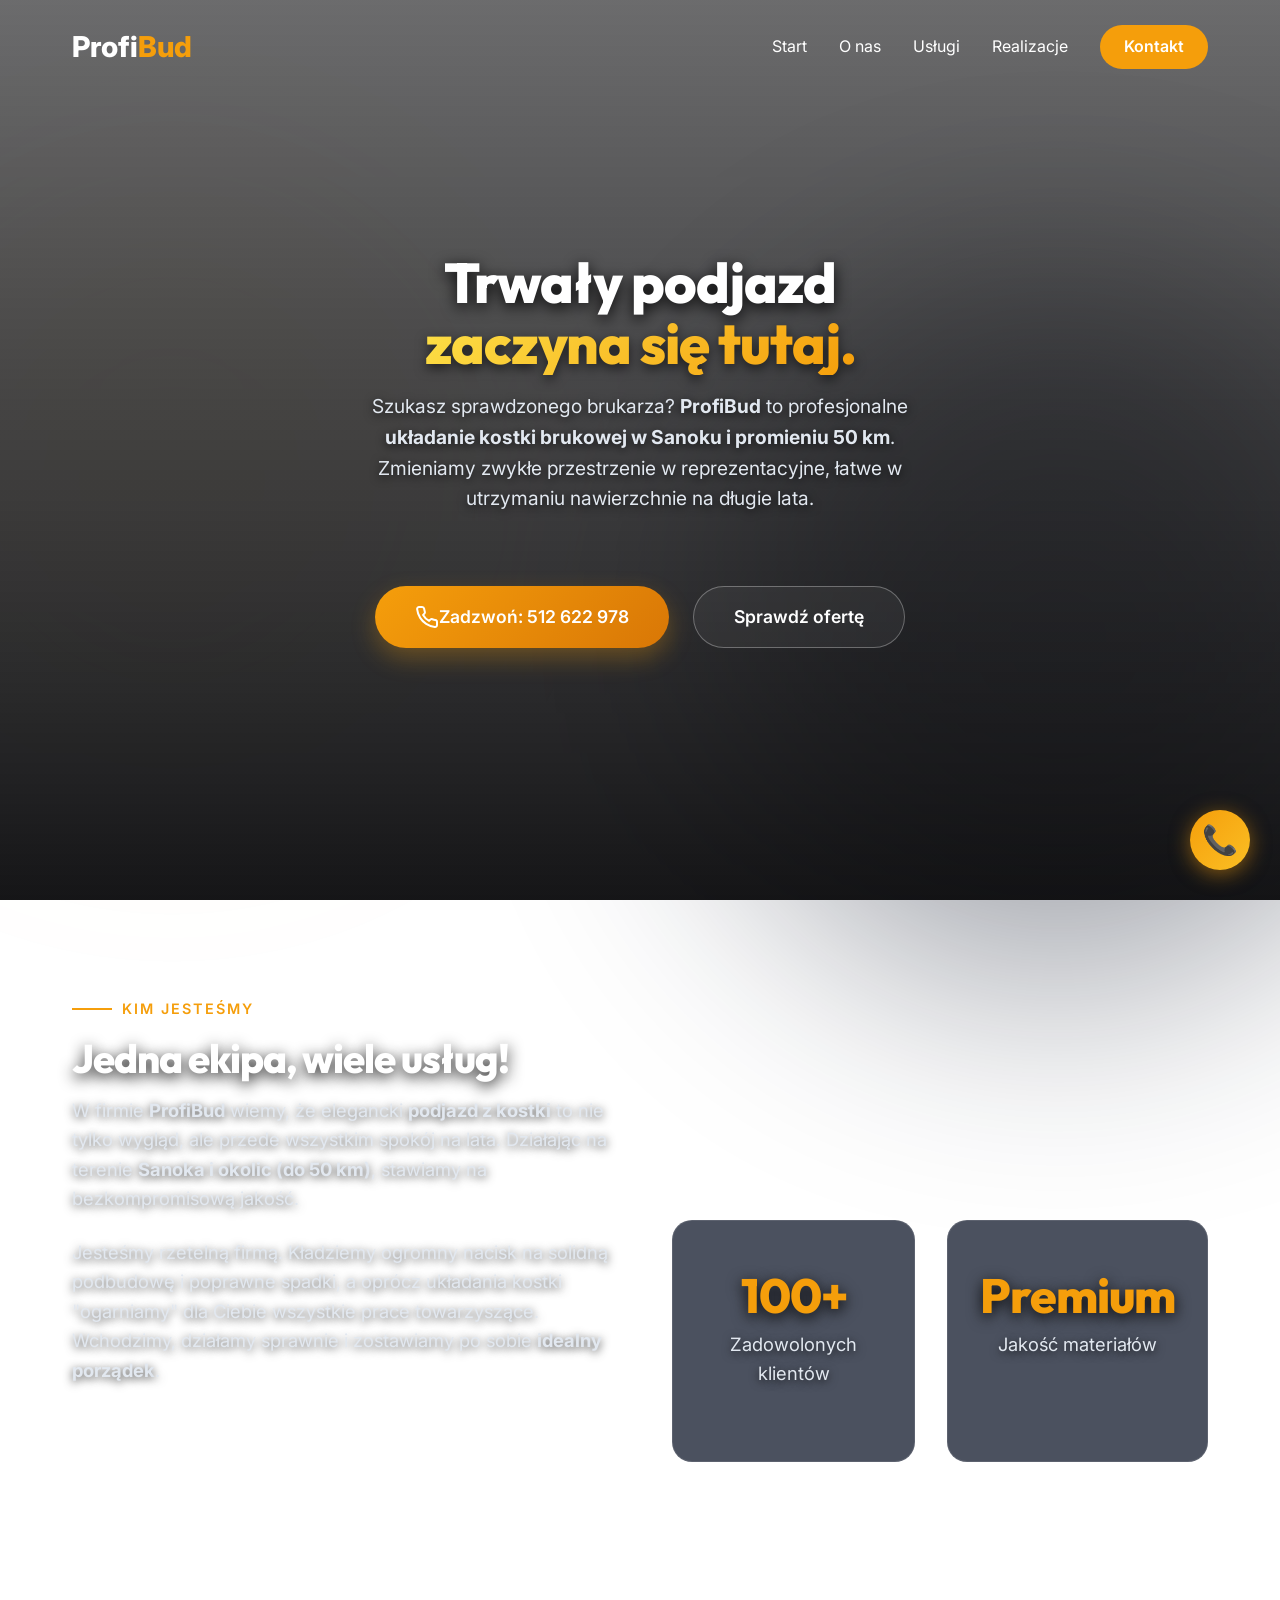
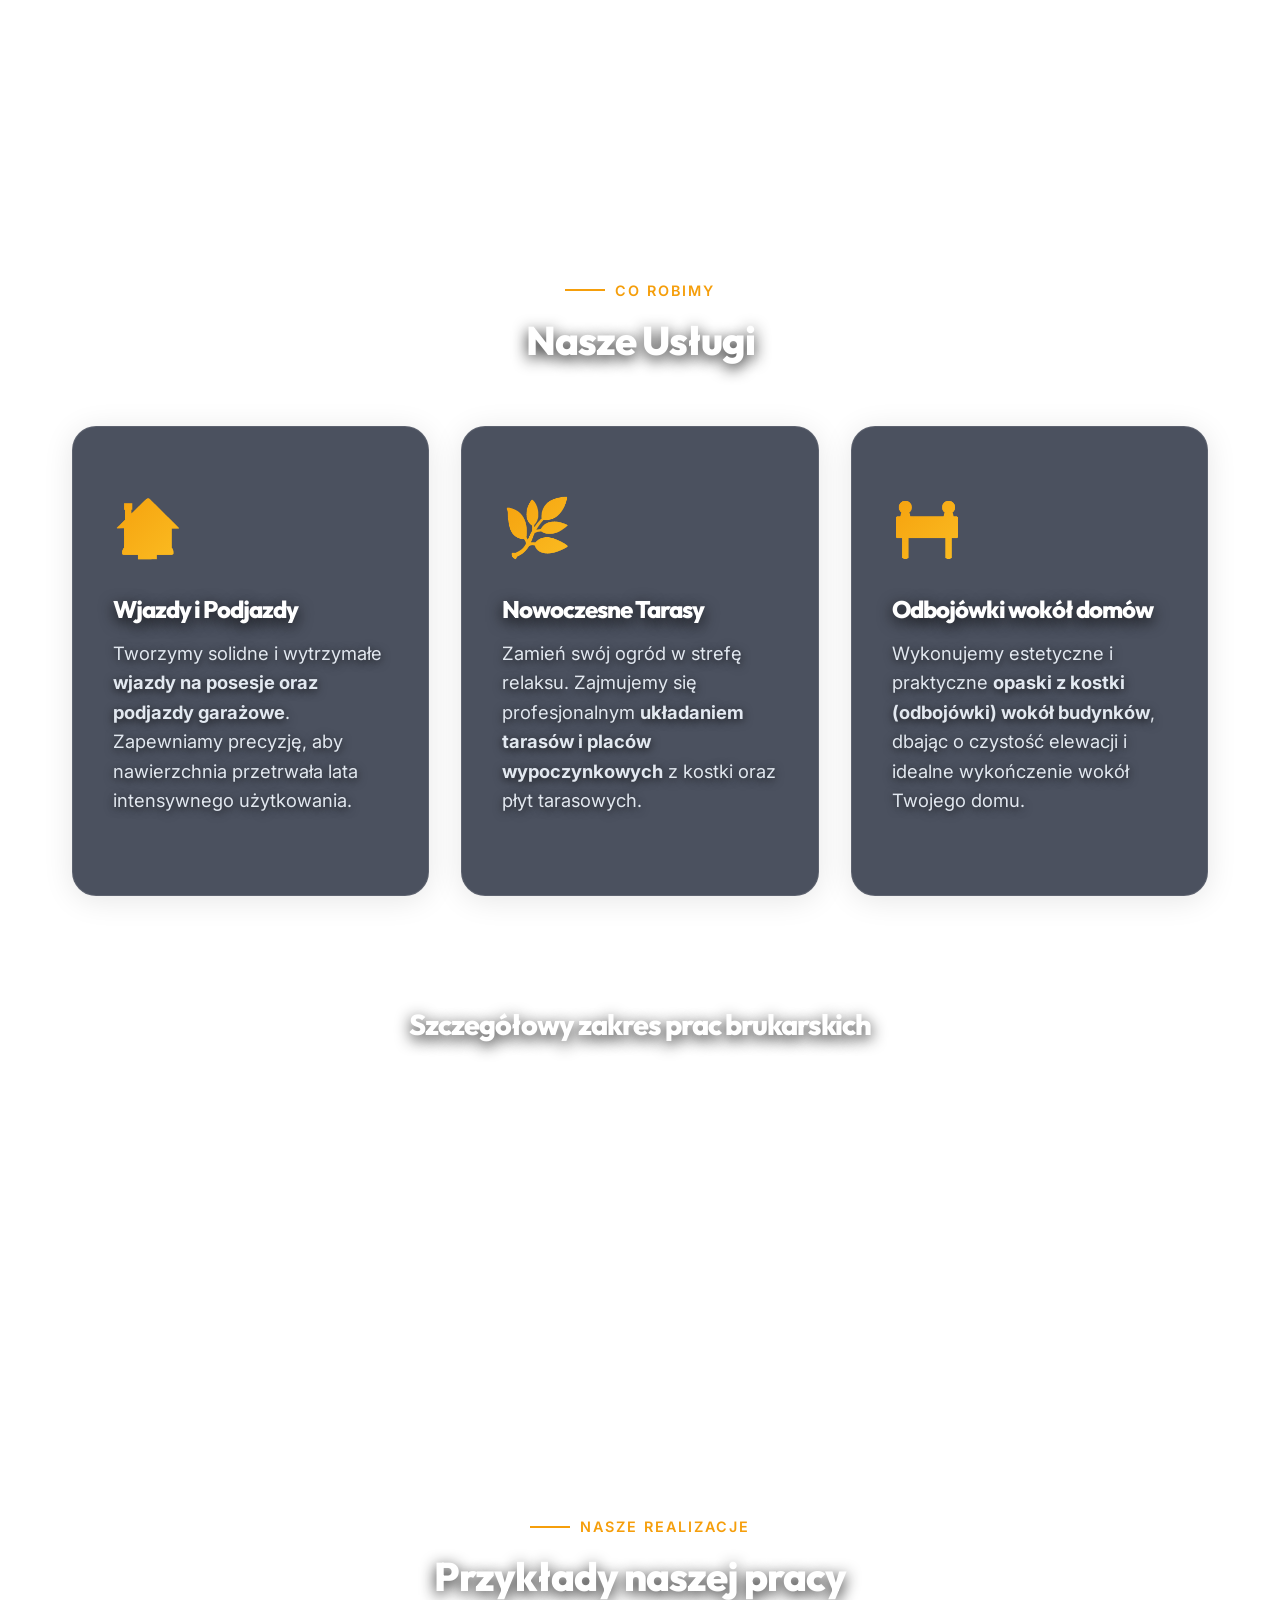
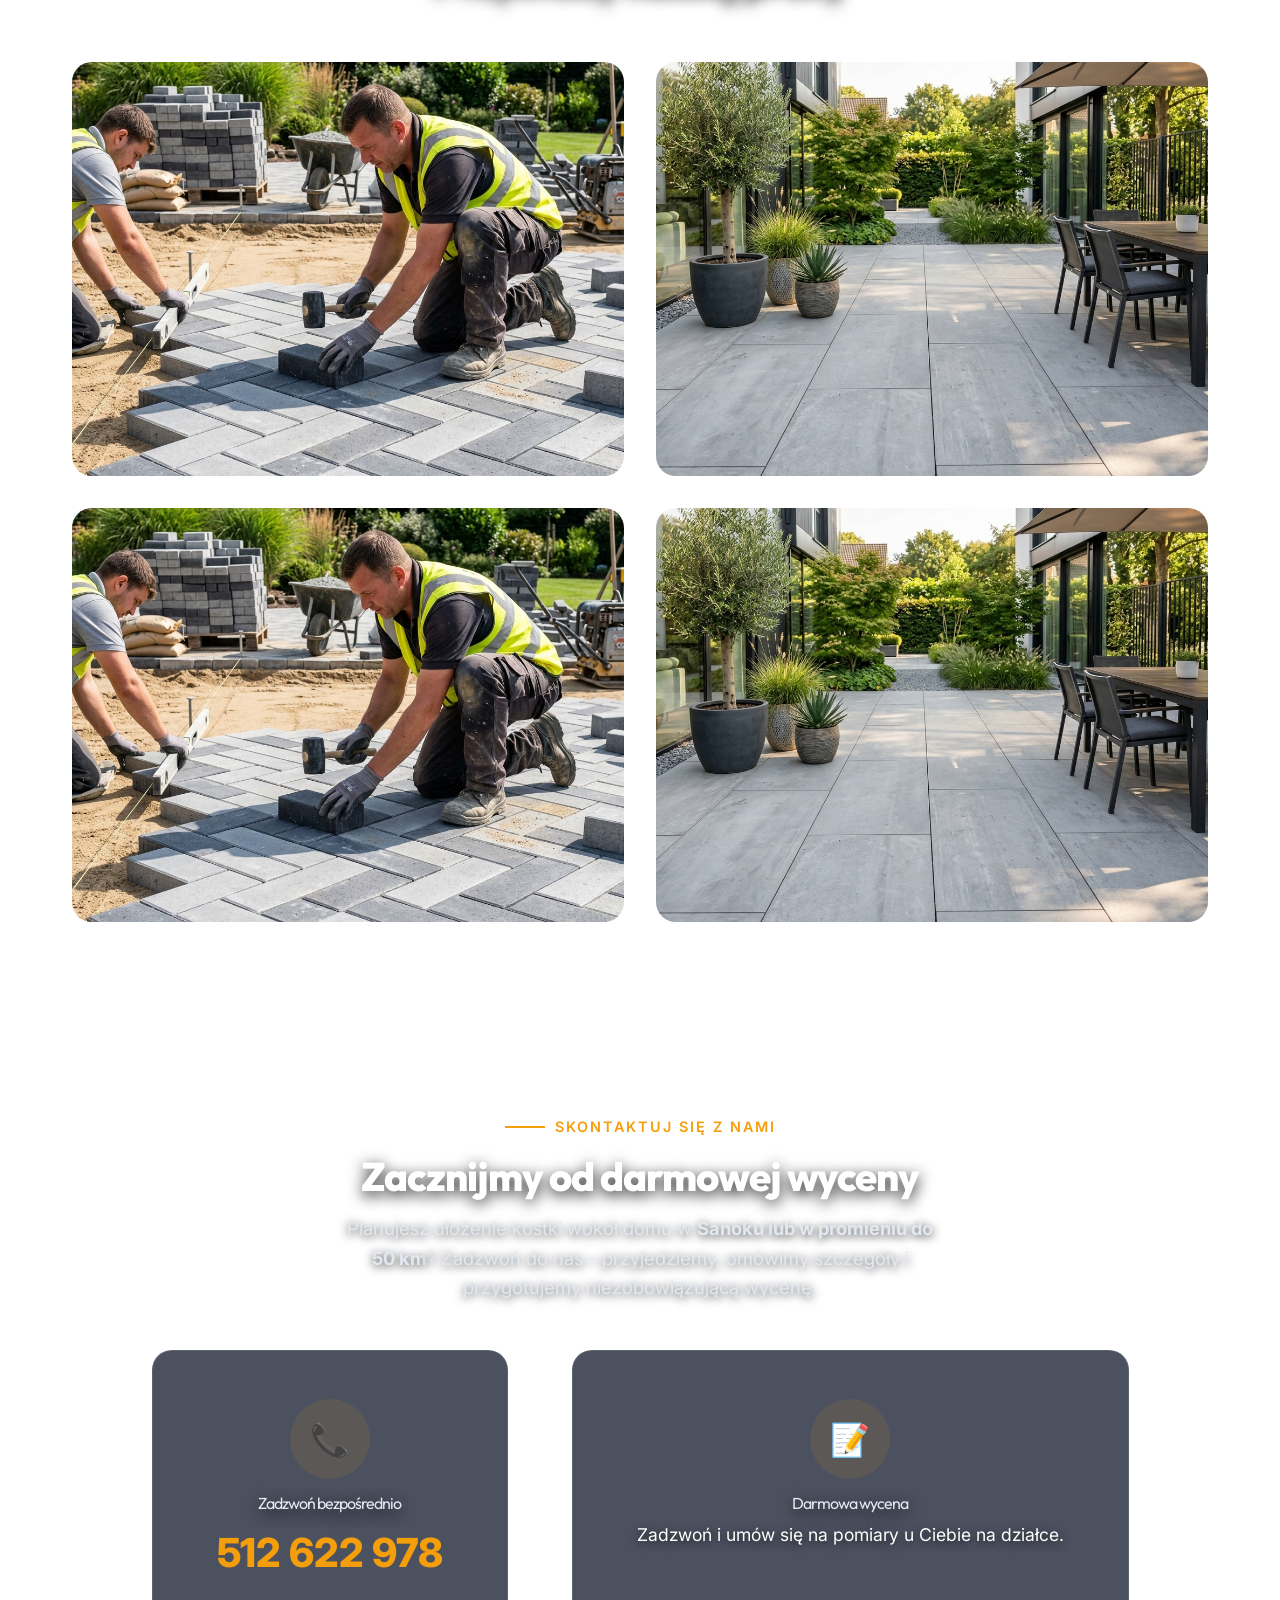
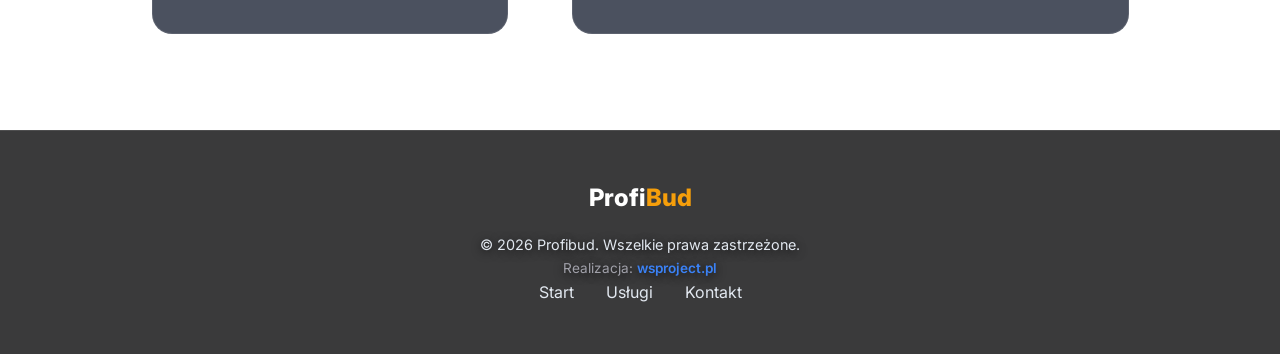
<file: target/classes/static/kostka/index.html>
<!DOCTYPE html>
<html lang="pl">
<head>
    <meta charset="UTF-8">
    <meta name="viewport" content="width=device-width, initial-scale=1.0">
    <title>Układanie Kostki Brukowej Sanok i okolice | ProfiBud</title>
    
    <!-- SEO / Pozycjonowanie -->
    <meta name="description" content="ProfiBud - Profesjonalne układanie kostki brukowej na terenie Sanoka i okolic (do 50 km). Kompleksowe brukarstwo: wjazdy, podjazdy, tarasy, odbojówki, odwodnienia. Darmowa wycena.">
    <meta name="keywords" content="układanie kostki brukowej sanok, brukarstwo sanok, kostka brukowa sanok i okolice, wykonywanie podjazdów sanok, układanie wjazdów, odbojówki z kostki, ProfiBud">
    <meta name="author" content="ProfiBud">
    <meta name="robots" content="index, follow">

    <!-- Open Graph (Facebook, LinkedIn, Google) -->
    <meta property="og:title" content="Układanie Kostki Brukowej Sanok - ProfiBud">
    <meta property="og:description" content="Szukasz profesjonalnego brukarza w Sanoku? Tworzymy nowoczesne i trwałe wjazdy, podjazdy, tarasy i odbojówki z kostki brukowej. Sprawdź naszą ofertę!">
    <meta property="og:type" content="website">
    <meta property="og:locale" content="pl_PL">

    <!-- JSON-LD Local Business Schema dla Google -->
    <script type="application/ld+json">
    {
      "@context": "https://schema.org",
      "@type": "LocalBusiness",
      "name": "ProfiBud",
      "image": "",
      "telephone": "+48512622978",
      "description": "Profesjonalne usługi brukarskie. Układanie kostki, podjazdy, tarasy z płyt betonowych i prace ziemne.",
      "priceRange": "$$"
    }
    </script>

    <link rel="preconnect" href="https://fonts.googleapis.com">
    <link rel="preconnect" href="https://fonts.gstatic.com" crossorigin>
    <link href="https://fonts.googleapis.com/css2?family=Inter:wght@300;400;600;800&family=Outfit:wght@300;400;600;800;900&display=swap" rel="stylesheet">
    <link rel="stylesheet" href="style.css">
</head>
<body>

    <!-- Elementy dekoracyjne tła (Glow) -->
    <div class="blob blob-1"></div>
    <div class="blob blob-2"></div>

    <!-- Nawigacja -->
    <nav class="navbar">
        <div class="container nav-container">
            <a href="#" class="logo">Profi<span>Bud</span></a>
            <ul class="nav-links">
                <li><a href="#hero">Start</a></li>
                <li><a href="#about">O nas</a></li>
                <li><a href="#services">Usługi</a></li>
                <li><a href="#gallery">Realizacje</a></li>
                <li><a href="#contact" class="btn-primary-small">Kontakt</a></li>
            </ul>
            <div class="hamburger">
                <span></span>
                <span></span>
                <span></span>
            </div>
        </div>
    </nav>

    <!-- Hero Section -->
    <header id="hero" class="hero glass-hero">
        <div class="hero-slider">
            <div class="slide slide-1"></div>
            <div class="slide slide-2"></div>
            <div class="slide slide-3"></div>
        </div>
        <div class="hero-overlay"></div>
        <div class="container hero-content">
            <h1 class="animate-text-1">Trwały podjazd <br><span class="text-gradient">zaczyna się tutaj.</span></h1>
            <p class="animate-text-2">Szukasz sprawdzonego brukarza? <strong>ProfiBud</strong> to profesjonalne <strong>układanie kostki brukowej w Sanoku i promieniu 50 km</strong>. Zmieniamy zwykłe przestrzenie w reprezentacyjne, łatwe w utrzymaniu nawierzchnie na długie lata.</p>
            <div class="hero-buttons animate-text-3" style="margin-top: 2rem;">
                <a href="tel:+48512622978" class="btn-primary">
                    <svg xmlns="http://www.w3.org/2000/svg" width="24" height="24" viewBox="0 0 24 24" fill="none" stroke="currentColor" stroke-width="2" stroke-linecap="round" stroke-linejoin="round"><path d="M22 16.92v3a2 2 0 0 1-2.18 2 19.79 19.79 0 0 1-8.63-3.07 19.5 19.5 0 0 1-6-6 19.79 19.79 0 0 1-3.07-8.67A2 2 0 0 1 4.11 2h3a2 2 0 0 1 2 1.72 12.84 12.84 0 0 0 .7 2.81 2 2 0 0 1-.45 2.11L8.09 9.91a16 16 0 0 0 6 6l1.27-1.27a2 2 0 0 1 2.11-.45 12.84 12.84 0 0 0 2.81.7A2 2 0 0 1 22 16.92z"></path></svg>
                    Zadzwoń: 512 622 978
                </a>
                <a href="#services" class="btn-secondary">Sprawdź ofertę</a>
            </div>
        </div>
    </header>

    <!-- O nas -->
    <section id="about" class="about">
        <div class="container about-grid">
            <div class="about-text reveal">
                <span class="section-subtitle">Kim jesteśmy</span>
                <h2>Jedna ekipa, wiele usług!</h2>
                <p>W firmie <strong>ProfiBud</strong> wiemy, że elegancki <strong>podjazd z kostki</strong> to nie tylko wygląd, ale przede wszystkim spokój na lata. Działając na terenie <strong>Sanoka i okolic (do 50 km)</strong>, stawiamy na bezkompromisową jakość.</p>
                <p>Jesteśmy rzetelną firmą. Kładziemy ogromny nacisk na solidną podbudowę i poprawne spadki, a oprócz układania kostki "ogarniamy" dla Ciebie wszystkie prace towarzyszące. Wchodzimy, działamy sprawnie i zostawiamy po sobie <strong>idealny porządek</strong>.</p>
                
                <ul class="features-list">
                    <li><strong>✓ Doświadczona ekipa:</strong> Dokładnie wiemy, co robimy. Solidność i precyzja to nasz znak rozpoznawczy.</li>
                    <li><strong>✓ Jasna wycena i Faktura VAT:</strong> Działamy uczciwie – zero niespodzianek, ukrytych kosztów i pełna dokumentacja.</li>
                    <li><strong>✓ Porządek po każdej usłudze:</strong> Sprzątamy po sobie teren budowy. Ty masz spokój i polecasz nas dalej!</li>
                    <li><strong>✓ Terminowość:</strong> Szanujemy Twój czas, zapewniając szybką realizację bez opóźnień.</li>
                </ul>
            </div>
            <div class="about-stats reveal">
                <div class="stat-box">
                    <h3>100+</h3>
                    <p>Zadowolonych klientów</p>
                </div>
                <div class="stat-box">
                    <h3>Premium</h3>
                    <p>Jakość materiałów</p>
                </div>
            </div>
        </div>
    </section>

    <!-- Usługi -->
    <section id="services" class="services">
        <div class="container">
            <div class="section-header text-center reveal">
                <span class="section-subtitle">Co robimy</span>
                <h2>Nasze Usługi</h2>
            </div>
            <div class="services-grid">
                <div class="service-card glass-card reveal">
                    <div class="icon floating">🏠</div>
                    <h3>Wjazdy i Podjazdy</h3>
                    <p>Tworzymy solidne i wytrzymałe <strong>wjazdy na posesje oraz podjazdy garażowe</strong>. Zapewniamy precyzję, aby nawierzchnia przetrwała lata intensywnego użytkowania.</p>
                </div>
                <div class="service-card glass-card reveal">
                    <div class="icon floating delay-1">🌿</div>
                    <h3>Nowoczesne Tarasy</h3>
                    <p>Zamień swój ogród w strefę relaksu. Zajmujemy się profesjonalnym <strong>układaniem tarasów i placów wypoczynkowych</strong> z kostki oraz płyt tarasowych.</p>
                </div>
                <div class="service-card glass-card reveal">
                    <div class="icon floating delay-2">🚧</div>
                    <h3>Odbojówki wokół domów</h3>
                    <p>Wykonujemy estetyczne i praktyczne <strong>opaski z kostki (odbojówki) wokół budynków</strong>, dbając o czystość elewacji i idealne wykończenie wokół Twojego domu.</p>
                </div>
            </div>

            <div class="scope-of-work reveal" style="margin-top: 4rem; background: rgba(255,255,255,0.03); border: 1px solid rgba(255,255,255,0.1); border-radius: 20px; padding: 3rem; text-align: left;">
                <h3 style="font-size: 1.8rem; margin-bottom: 1.5rem; color: #fff; text-align: center;">Szczegółowy zakres prac brukarskich</h3>
                <ul class="features-list" style="max-width: 800px; margin: 0 auto; column-count: 1;">
                    <li style="margin-bottom: 1rem; padding-left: 2rem; position: relative;"><strong>✓</strong> Profesjonalne układanie wjazdów i podjazdów</li>
                    <li style="margin-bottom: 1rem; padding-left: 2rem; position: relative;"><strong>✓</strong> Układanie tarasów oraz placów wypoczynkowych</li>
                    <li style="margin-bottom: 1rem; padding-left: 2rem; position: relative;"><strong>✓</strong> Wykonywanie solidnych odbojówek wokół domów</li>
                    <li style="margin-bottom: 1rem; padding-left: 2rem; position: relative;"><strong>✓</strong> Prace z użyciem kostki brukowej, granitowej oraz płyt tarasowych</li>
                    <li style="margin-bottom: 1rem; padding-left: 2rem; position: relative;"><strong>✓</strong> Profesjonalne odwodnienia liniowe oraz studzienki</li>
                </ul>
            </div>
        </div>
    </section>

    <!-- Galeria -->
    <section id="gallery" class="gallery">
        <div class="container">
            <div class="section-header text-center reveal">
                <span class="section-subtitle">Nasze realizacje</span>
                <h2>Przykłady naszej pracy</h2>
            </div>
            <div class="gallery-grid">
                <div class="gallery-item reveal" onclick="openLightbox(this.querySelector('img').src)">
                    <img src="assets/images/gallery_paving_1_1780916848038.png" alt="Układanie kostki w trakcie pracy">
                    <div class="gallery-overlay"><span>🔍 Powiększ</span></div>
                </div>
                <div class="gallery-item reveal" onclick="openLightbox(this.querySelector('img').src)">
                    <img src="assets/images/gallery_paving_2_1780916858523.png" alt="Gotowy taras z nowoczesnej kostki">
                    <div class="gallery-overlay"><span>🔍 Powiększ</span></div>
                </div>
                <div class="gallery-item reveal" onclick="openLightbox(this.querySelector('img').src)">
                    <img src="assets/images/gallery_paving_1_1780916848038.png" alt="Przygotowanie terenu">
                    <div class="gallery-overlay"><span>🔍 Powiększ</span></div>
                </div>
                <div class="gallery-item reveal" onclick="openLightbox(this.querySelector('img').src)">
                    <img src="assets/images/gallery_paving_2_1780916858523.png" alt="Odwodnienia i podjazdy">
                    <div class="gallery-overlay"><span>🔍 Powiększ</span></div>
                </div>
            </div>
        </div>
    </section>

    <!-- Kontakt -->
    <section id="contact" class="contact text-center">
        <div class="container reveal">
            <span class="section-subtitle">Skontaktuj się z nami</span>
            <h2>Zacznijmy od darmowej wyceny</h2>
            <p style="max-width: 600px; margin: 0 auto 3rem auto;">Planujesz ułożenie kostki wokół domu w <strong>Sanoku lub w promieniu do 50 km</strong>? Zadzwoń do nas – przyjedziemy, omówimy szczegóły i przygotujemy niezobowiązującą wycenę.</p>
            
            <div class="contact-details-centered">
                <div class="contact-item-large reveal">
                    <div class="contact-icon-large">📞</div>
                    <div>
                        <h4>Zadzwoń bezpośrednio</h4>
                        <a href="tel:+48512622978" class="phone-link-large">512 622 978</a>
                    </div>
                </div>
                <div class="contact-item-large reveal">
                    <div class="contact-icon-large">📝</div>
                    <div>
                        <h4>Darmowa wycena</h4>
                        <p style="font-size: 1.1rem; margin-bottom:0; color: #fff;">Zadzwoń i umów się na pomiary u Ciebie na działce.</p>
                    </div>
                </div>
            </div>
        </div>
    </section>

    <!-- Footer -->
    <footer class="footer">
        <div class="container footer-content">
            <div class="footer-logo">Profi<span>Bud</span></div>
            <p style="margin: 0; line-height: 1.6;">
                &copy; 2026 Profibud. Wszelkie prawa zastrzeżone.<br>
                <span style="font-size: 0.85rem; color: #a1a1aa;">Realizacja: <a href="https://wsproject.pl" target="_blank" style="color: #3b82f6; text-decoration: none; font-weight: 600;">wsproject.pl</a></span>
            </p>
            <div class="footer-links">
                <a href="#hero">Start</a>
                <a href="#services">Usługi</a>
                <a href="#contact">Kontakt</a>
            </div>
        </div>
    </footer>

    <!-- Lightbox Modal -->
    <div id="lightbox" class="lightbox" onclick="closeLightbox()">
        <span class="lightbox-close">&times;</span>
        <img class="lightbox-content" id="lightbox-img">
    </div>

    <!-- Pływający Przycisk -->
    <a href="tel:+48512622978" class="floating-btn">
        <span class="floating-icon">📞</span>
    </a>

    <script src="script.js"></script>
</body>
</html>
</file>
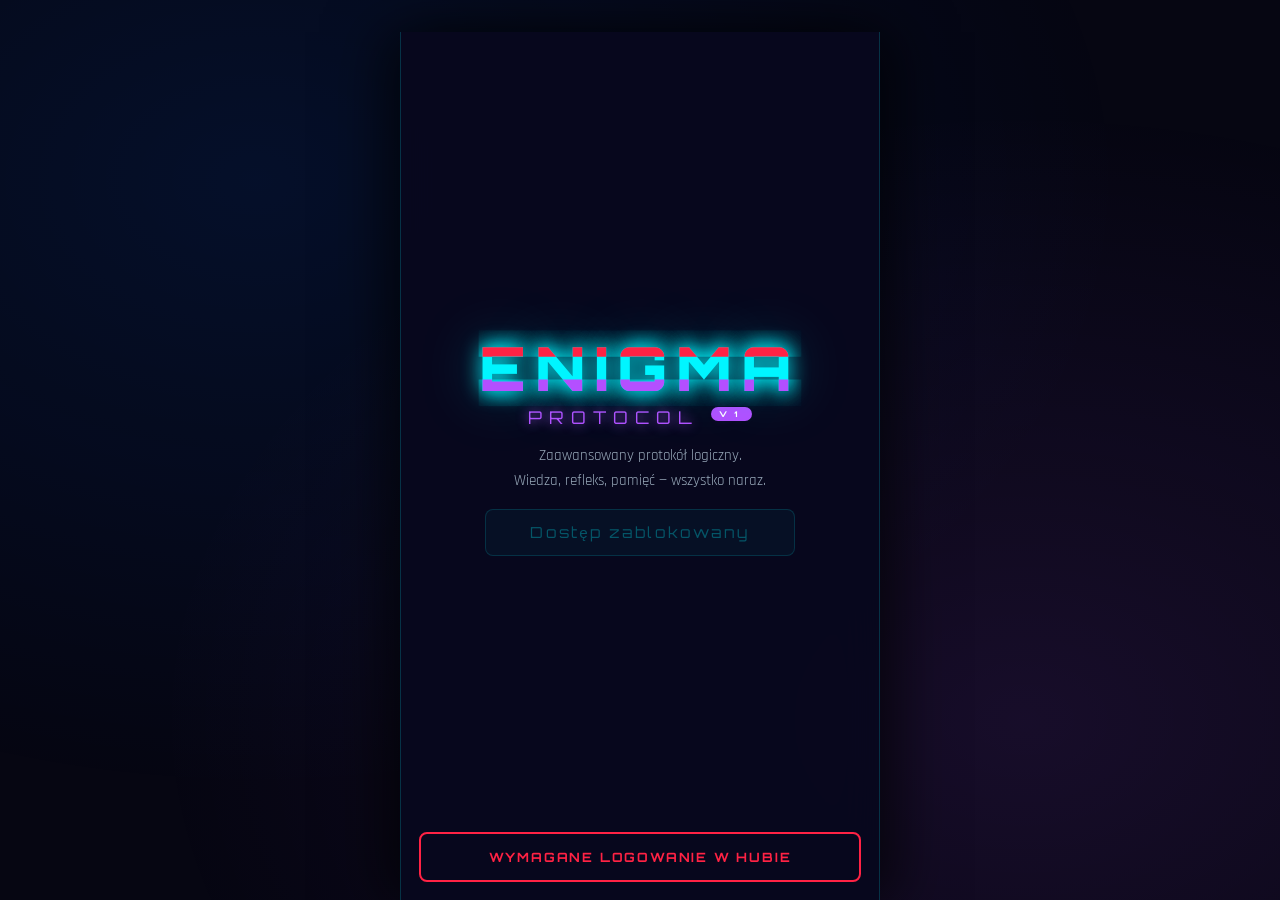
<file: target/classes/static/v1/index.html>
<!DOCTYPE html>
<html lang="pl">
<head>
    <meta charset="UTF-8">
    <meta name="viewport" content="width=device-width, initial-scale=1.0, maximum-scale=1.0, user-scalable=no, viewport-fit=cover">
    <meta name="apple-mobile-web-app-capable" content="yes">
    <meta name="apple-mobile-web-app-status-bar-style" content="black-translucent">
    <meta name="theme-color" content="#060612">
    <title>Enigma Protocol V1</title>
    <link href="https://fonts.googleapis.com/css2?family=Orbitron:wght@400;700;900&family=Rajdhani:wght@400;500;700&family=Share+Tech+Mono&display=swap" rel="stylesheet">
    <link rel="stylesheet" href="style.css">
</head>
<body>

<div id="particles-bg"></div>

<!-- DEV / TEST BAR -->
<div id="dev-bar" style="display:none;">
    <span id="dev-label">&#x1F6E0; TRYB TESTOWY</span>
    <button id="skip-btn">&#x23ED; POMIŃ POZIOM</button>
    <button id="restart-btn">&#x1F504; RESTART</button>
</div>

<div id="app">

    <!-- LEVEL START SCREEN -->
    <div id="level-start-screen" class="screen hidden">
        <div style="background:rgba(0,15,35,0.9); border:1px solid rgba(0,245,255,0.3); padding:25px; border-radius:12px; max-width:90%; text-align:center; width:100%;">
            <div class="ls-badge" id="ls-level-num" style="font-size:1.4rem; color:var(--neon-green); margin-bottom:8px;">POZIOM 1</div>
            <div class="ls-name" id="ls-level-name" style="margin-bottom:12px;">Tytuł</div>
            <div class="ls-desc" id="ls-level-desc" style="margin-bottom:10px;">Opis zadania...</div>
            <div style="font-size:0.8rem; color:#88aaff; margin-bottom:20px; font-family:var(--font-mono); border:1px dashed rgba(136,170,255,0.3); padding:8px;">
                ⏱ Czas jest mierzony TYLKO podczas trwania poziomu.<br>
                💾 Tylko pierwszy wynik zostaje zapisany do rankingu.
            </div>
            <button id="ls-start-btn" style="width:100%; margin-bottom:10px;">&#x25B6; ROZPOCZNIJ RUNDĘ</button>
            <button id="ls-end-btn" class="action-btn" style="width:100%; border-color:var(--neon-red); color:var(--neon-red); font-size:.75rem; padding:10px; margin-top:0;">&#x23F9; ZAKOŃCZ GRĘ (ZAPISZ WYNIK)</button>
        </div>
    </div>

    <!-- INTERMISSION SCREEN -->
    <div id="intermission-screen" class="screen hidden" style="justify-content:center; align-items:center; background:rgba(0,5,15,0.9); backdrop-filter:blur(10px); z-index:2000;">
        <div style="background:rgba(0,15,35,0.85); border:1px solid rgba(0,245,255,0.3); padding:40px 25px; border-radius:16px; max-width:90%; text-align:center; width:100%; box-shadow: 0 0 40px rgba(0,245,255,0.15), inset 0 0 20px rgba(0,245,255,0.05);">
            <div style="font-size:2rem; color:var(--neon-green); margin-bottom:15px; font-family:var(--font-h); text-shadow:0 0 15px rgba(57,255,20,0.4); letter-spacing:2px;">POZIOM ZALICZONY</div>
            <p style="color:#88aaff; margin-bottom:35px; font-family:var(--font-b); font-size:1.05rem;">Zabezpieczenie zostało złamane.<br>Co chcesz zrobić teraz?</p>
            <button id="int-next-btn" class="neon-button" style="width:100%; margin-bottom:15px; padding:18px; font-size:1.1rem; position:static;">&#x25B6; KOLEJNY POZIOM</button>
            <a href="/" style="text-decoration:none; width:100%;"><button class="action-btn" style="width:100%; border-color:#88aaff; color:#88aaff; font-size:0.9rem; padding:14px; background:rgba(136,170,255,0.05);">&#x1F3E0; POWRÓT DO MENU (HUB)</button></a>
        </div>
    </div>

    <!-- START SCREEN -->
    <div id="start-screen" class="screen active">
        <div class="hero-section">
            <div class="logo-wrap">
                <h1 class="glitch" data-text="ENIGMA">ENIGMA</h1>
                <h2 class="subtitle">PROTOCOL <span class="version-badge">V1</span></h2>
            </div>
            <p class="description">Zaawansowany protokół logiczny.<br>Wiedza, refleks, pamięć — wszystko naraz.</p>
            <div class="nick-wrap">
                <input type="text" id="player-nick" class="player-nick-input" placeholder="WPISZ SWÓJ NICK" autocomplete="off">
            </div>
        </div>
        <button id="start-btn" class="neon-button">ROZPOCZNIJ PROTOKÓŁ</button>
    </div>

    <!-- LEVEL 1: SORTOWANIE SERIALI -->
    <div id="level-1" class="screen hidden">
        <div class="level-header">
            <span class="level-badge">POZIOM 1</span>
            <h3>Wiedza o Popkulturze</h3>
            <p>Ułóż polskie seriale wg liczby odcinków: od największej do najmniejszej. Kliknij dwa tytuły, by zamienić je miejscami.</p>
        </div>
        <div style="display:flex; justify-content:space-between; align-items:center; margin-bottom:12px;">
            <div style="color:var(--neon-red); font-family:var(--font-h); font-size:.75rem; letter-spacing:.1em;">BŁĘDY: <span id="l1-fails">0/3</span></div>
            <button id="l1-hint-btn" class="act-btn hint-btn" style="padding:4px 10px; font-size:.72rem; min-height:auto;">🔍 PODPOWIEDŹ (+30s)</button>
        </div>
        <div id="l1-slots" style="display:flex; flex-direction:column; gap:6px; width:100%;"></div>
        <div class="level-footer">
            <span class="status-msg error" id="l1-status">Wybierz element do zamiany...</span>
            <button id="verify-l1-btn" class="action-btn" style="margin-top:10px;">ZATWIERDŹ KOLEJNOŚĆ</button>
        </div>
    </div>

    <!-- LEVEL 2: BALANS ZASILANIA -->
    <div id="level-2" class="screen hidden">
        <div class="level-header">
            <span class="level-badge">POZIOM 2</span>
            <h3>Kalibracja Zasilania</h3>
            <p>Wybierz moduły, których napięcia sumują się <b>dokładnie</b> do wartości docelowej.</p>
        </div>
        <div style="font-family:var(--font-h);font-size:1.6rem;color:var(--neon-cyan);margin:10px 0 14px;text-align:center;text-shadow:0 0 12px var(--neon-cyan);">
            CEL: <b id="l2-target-volt" style="color:var(--neon-red);">000</b> V
        </div>
        <div id="l2-batteries" class="batteries-wrap"></div>
        <div style="font-family:var(--font-h);font-size:1.2rem;color:var(--neon-green);margin-bottom:10px;text-align:center;">
            OBECNIE: <span id="l2-current-volt">0</span> V
        </div>
        <div style="display:flex;gap:8px;justify-content:center;">
            <button class="act-btn" onclick="l2Reset()" style="flex:1; max-width:180px;">↺ ZRESETUJ</button>
        </div>
        <div class="level-footer">
            <span class="status-msg error" id="l2-status">Zaznacz odpowiednie komórki zasilania.</span>
            <button id="verify-l2-btn" class="action-btn" style="margin-top:10px;">ZAINICJUJ PRZEPŁYW</button>
        </div>
    </div>

    <!-- LEVEL 3: REKONSTRUKCJA OBRAZU -->
    <div id="level-3" class="screen hidden">
        <div class="level-header">
            <span class="level-badge">POZIOM 3</span>
            <h3>Rekonstrukcja Obrazu</h3>
            <p style="font-size: 0.85rem; margin-top: 5px; color: #aaa;">Przesuwaj kafelki, aby ułożyć obraz (od 1 do 8 w odpowiedniej kolejności).</p>
        </div>
        <div id="l3-board" style="margin-top:15px; margin-bottom:15px;"></div>
        <div style="font-size:0.75rem; color:#aaa; text-align:center; margin-bottom:8px; font-family:var(--font-mono);">WZÓR: 1 2 3 | 4 5 6 | 7 8 _</div>
        <button id="l3-hint-btn" class="act-btn hint-btn" style="margin-top:12px;width:100%;font-size:.75rem;">💡 UŁÓŻ AUTOMATYCZNIE (+8 MINUT KARY)</button>
        <div class="level-footer">
            <span class="status-msg error" id="l3-status"></span>
            <button id="verify-l3-btn" class="action-btn" style="margin-top:10px; display:none;">ZATWIERDŹ OBRAZ</button>
        </div>
    </div>

    <!-- LEVEL 4: SEKWENCJA LICZBOWA -->
    <div id="level-4" class="screen hidden">
        <div class="level-header">
            <span class="level-badge">POZIOM 4</span>
            <h3>Kod Liczbowy</h3>
            <p id="l4-hint">Znajdź brakującą liczbę w sekwencji:</p>
        </div>
        <div id="l4-sequence" style="font-family:var(--font-h);font-size:clamp(1.6rem,6vw,2.4rem);font-weight:bold;color:var(--neon-red);margin:14px 0;text-shadow:0 0 10px var(--neon-red);text-align:center;letter-spacing:3px;word-break:break-word;"></div>
        <div style="display:flex;flex-wrap:wrap;gap:12px;justify-content:center;margin-top:8px;" id="l4-choices"></div>
        <div class="level-footer">
            <span class="status-msg error" id="l4-status"></span>
        </div>
    </div>

    <!-- LEVEL 5: ZAKŁÓCONA TRANSMISJA (Simon) -->
    <div id="level-5" class="screen hidden">
        <div class="level-header">
            <span class="level-badge">POZIOM 5</span>
            <h3>Sekwencja z Modyfikatorem</h3>
        </div>
        <div style="font-size:1.1rem; color:var(--neon-cyan); text-align:center; font-family:var(--font-h); font-weight:bold; letter-spacing:2px; margin-bottom:8px;" id="l5-round-indicator">RUNDA 1/3</div>
        <div style="font-size:.9rem;color:#9ab;margin-bottom:14px;text-align:center;line-height:1.6;">
            Reguła modyfikatora:<br><span id="l5-modifier" style="color:var(--neon-green);font-weight:bold;font-family:var(--font-h);">ZAGRAJ OD TYŁU</span>
        </div>
        <div style="display:grid;grid-template-columns:1fr 1fr;gap:12px;width:100%;max-width:280px;margin:0 auto 16px;" id="l5-grid">
            <div class="simon-quad" style="aspect-ratio:1;" id="l5-q0">A</div>
            <div class="simon-quad" style="aspect-ratio:1;" id="l5-q1">B</div>
            <div class="simon-quad" style="aspect-ratio:1;" id="l5-q2">C</div>
            <div class="simon-quad" style="aspect-ratio:1;" id="l5-q3">D</div>
        </div>
        <button id="start-l5-btn" class="action-btn">ODTWÓRZ NADAWANIE</button>
        <div class="level-footer">
            <span class="status-msg error" id="l5-status"></span>
        </div>
    </div>

    <!-- LEVEL 6: PROGRAMOWANIE DRONA -->
    <div id="level-6" class="screen hidden">
        <div class="level-header">
            <span class="level-badge">POZIOM 6</span>
            <h3>Programowanie Drona</h3>
            <p>Poprowadź drona (<span style="color:var(--neon-cyan)">■</span>) do celu (<span style="color:var(--neon-green)">■</span>), omijając miny (<span style="color:var(--neon-red)">■</span>).</p>
        </div>
        <div id="l6-grid" class="grid-path" style="margin:0 auto 14px;"></div>
        <div style="display:flex;gap:8px;margin-bottom:10px;flex-wrap:wrap;" id="l6-commands">
            <button class="cmd-btn" onclick="l6AddCmd('↑')">↑ PRZÓD</button>
            <button class="cmd-btn" onclick="l6AddCmd('↷')">↷ PRAWO</button>
            <button class="cmd-btn" onclick="l6AddCmd('↶')">↶ LEWO</button>
        </div>
        <div style="font-family:var(--font-h);font-size:1.2rem;letter-spacing:4px;min-height:28px;color:#fff;word-break:break-all;width:100%;text-align:center;background:rgba(0,0,40,.5);border:1px solid var(--glass-bdr);border-radius:6px;padding:6px;" id="l6-program"></div>
        <div style="display:flex;gap:8px;margin-top:10px;width:100%;">
            <button class="act-btn" style="flex:1;border-color:var(--neon-red);color:var(--neon-red);" onclick="l6Undo()">COFNIJ</button>
            <button id="verify-l6-btn" class="action-btn" style="flex:2;margin-top:0;border-color:var(--neon-green);color:var(--neon-green);">WYKONAJ KOD</button>
        </div>
        <div class="level-footer">
            <span class="status-msg error" id="l6-status"></span>
        </div>
    </div>

    <!-- LEVEL 7: MASTERMIND (DESZYFRACJA KLUCZA) -->
    <div id="level-7" class="screen hidden">
        <div class="level-header">
            <span class="level-badge">POZIOM 7</span>
            <h3>Deszyfracja Klucza</h3>
            <p>Złam 4-cyfrowy kod układu (cyfry 1-6). <br><b style="color:var(--neon-green)">Zielony</b>: dobra cyfra i pozycja. <b style="color:yellow">Żółty</b>: dobra cyfra, zła pozycja.</p>
        </div>
        
        <div id="l7-history" style="max-height:200px; overflow-y:auto; width:100%; margin-bottom:15px; border:1px solid rgba(136,170,255,0.2); padding:10px; background:rgba(0,0,0,0.5); font-family:var(--font-mono); font-size:0.9rem;">
            <!-- History rows here -->
        </div>

        <div style="display:flex; justify-content:center; gap:10px; margin-bottom:20px;">
            <button class="mm-btn" id="l7-d0" onclick="l7Cycle(0)">1</button>
            <button class="mm-btn" id="l7-d1" onclick="l7Cycle(1)">1</button>
            <button class="mm-btn" id="l7-d2" onclick="l7Cycle(2)">1</button>
            <button class="mm-btn" id="l7-d3" onclick="l7Cycle(3)">1</button>
        </div>

        <button class="action-btn" onclick="l7Guess()" style="width:100%;">ZATWIERDŹ PRÓBĘ</button>

        <div class="level-footer">
            <span class="status-msg error" id="l7-status"></span>
        </div>
    </div>

    <!-- LEVEL 8: RELACJE CZASOWE (SORT) -->
    <div id="level-8" class="screen hidden">
        <div class="level-header">
            <span class="level-badge">POZIOM 8</span>
            <h3>Relacje Czasowe</h3>
        </div>
        <div id="l8-clues" style="font-size:.82rem;color:#ddd;margin-bottom:10px;background:rgba(0,245,255,.05);padding:10px 12px;border-radius:8px;border-left:3px solid var(--neon-cyan);line-height:1.8;">Wskazówki</div>
        <div id="l8-slots" style="display:flex;flex-direction:column;gap:6px;width:100%;"></div>
        <button id="l8-hint-btn" class="act-btn hint-btn" style="margin-top:12px;width:100%;font-size:.75rem;">💡 WERYFIKUJ POZYCJE (+30s kary)</button>
        <div class="level-footer">
            <span class="status-msg error" id="l8-status" style="margin-top:10px;"></span>
            <button id="verify-l8-btn" class="action-btn" style="margin-top:10px;">WERYFIKUJ KOLEJNOŚĆ</button>
        </div>
    </div>

    <!-- LEVEL 9: PAMIĘĆ MATRYCY 5x5 -->
    <div id="level-9" class="screen hidden">
        <div class="level-header">
            <span class="level-badge">POZIOM 9</span>
            <h3>Pamięć Matrycy</h3>
        </div>
        <div id="l9-instruction" style="font-size:.88rem;color:#ddd;margin-bottom:6px;text-align:center;line-height:1.6;min-height:36px;"></div>
        <div id="l9-countdown" style="font-family:var(--font-h);font-size:2.8rem;font-weight:bold;color:var(--neon-red);text-align:center;min-height:55px;"></div>
        <div id="l9-round-info" style="font-family:var(--font-h);font-size:.65rem;color:#556;text-align:center;margin-bottom:4px;letter-spacing:.1em;"></div>
        <div id="l9-grid" style="display:grid;grid-template-columns:repeat(5,1fr);gap:5px;width:min(280px,calc(100vw - 90px));margin:4px auto;"></div>
        <div class="level-footer">
            <span class="status-msg error" id="l9-status" style="margin-top:10px;"></span>
            <button id="verify-l9-btn" class="action-btn" style="margin-top:10px;">ZATWIERDŹ WZORZEC</button>
        </div>
    </div>

    <!-- LEVEL 10: LOKALIZATOR ANOMALII -->
    <div id="level-10" class="screen hidden">
        <div class="level-header">
            <span class="level-badge">POZIOM 10</span>
            <h3>Lokalizator Anomalii</h3>
            <p>Zlokalizuj ukryte nagromadzenie danych na siatce. Cyfra = odległość Manhattan od źródła.</p>
        </div>
        <div style="display:flex;justify-content:space-between;margin-bottom:6px;width:100%;max-width:260px;margin:0 auto 8px;font-family:var(--font-h);font-size:.75rem;color:#9ab;">
            <span>PRÓBY: <b id="l10-tries" style="color:var(--neon-red);">0/6</b></span>
            <span style="color:var(--neon-cyan);">DYSTANS MANHATTAN</span>
        </div>
        <div id="l10-grid" style="display:grid;grid-template-columns:repeat(5,1fr);gap:4px;background:rgba(0,0,30,.8);border:1px solid var(--glass-bdr);padding:6px;border-radius:8px;width:100%;max-width:280px;margin:0 auto 10px;"></div>
        <div class="level-footer">
            <span class="status-msg error" id="l10-status">Zainicjowano radar. Mamy 6 skanów.</span>
        </div>
    </div>

    <!-- VICTORY -->
    <div id="victory-screen" class="screen hidden" style="justify-content:center; align-items:center; background:rgba(0,5,15,0.95); backdrop-filter:blur(15px); z-index:2000;">
        <div class="victory-content" style="width:100%; max-width:90%;">
            <div class="victory-icon">🏆</div>
            <h1 class="neon-text success-glow" style="margin-bottom:10px;">PROFIL ZATWIERDZONY</h1>
            <p class="description" style="margin-bottom:25px;">Przeszedłeś najbardziej zaawansowane autorskie mechanizmy.</p>
            <div class="stats-panel">
                <div class="stat-item">
                    <span class="stat-label">CZAS PRZEJŚCIA</span>
                    <span class="stat-value big-time" id="my-time-display">--:--</span>
                </div>
                <div class="stat-item">
                    <span class="stat-label">Pominięte (dev)</span>
                    <span class="stat-value" id="stat-skipped">0</span>
                </div>
            </div>
            <button id="play-again-btn" class="neon-button" style="margin-top:30px; width:100%; position:static;">ZAGRAJ PONOWNIE</button>
            <a href="/" style="text-decoration:none; width:100%;"><button class="action-btn" style="width:100%; border-color:#88aaff; color:#88aaff; font-size:0.9rem; padding:14px; background:rgba(136,170,255,0.05); margin-top:15px;">🏠 POWRÓT DO MENU (HUB)</button></a>
        </div>
    </div>

</div><!-- #app -->

<script src="../anticheat.js"></script>
<script src="../screenshot-guard.js"></script>
<script src="main.js"></script>
</body>
</html>
</file>
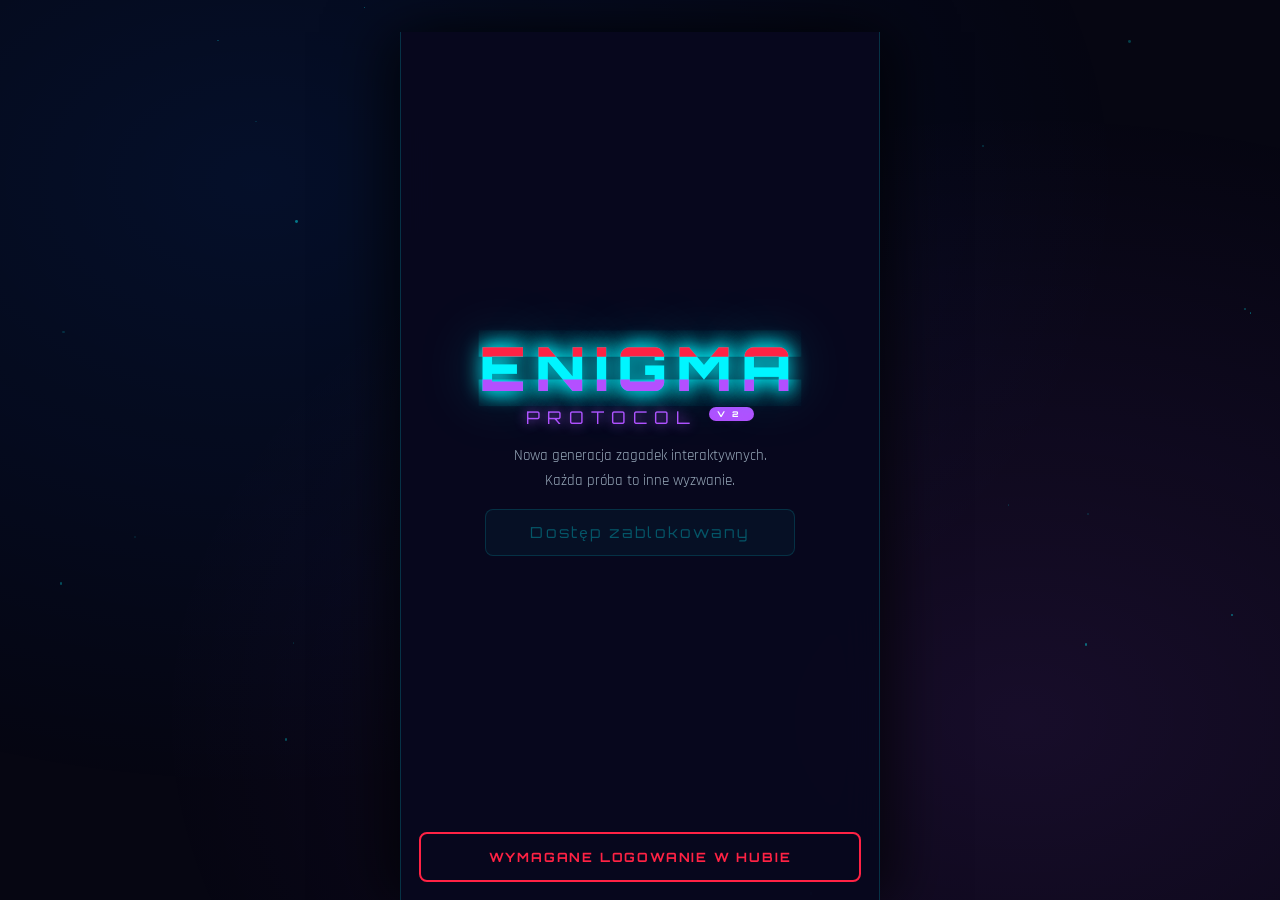
<file: target/classes/static/v2/index.html>
<!DOCTYPE html>
<html lang="pl">
<head>
    <meta charset="UTF-8">
    <meta name="viewport" content="width=device-width, initial-scale=1.0, maximum-scale=1.0, user-scalable=no, viewport-fit=cover">
    <meta name="apple-mobile-web-app-capable" content="yes">
    <meta name="apple-mobile-web-app-status-bar-style" content="black-translucent">
    <meta name="theme-color" content="#060612">
    <title>Enigma Protocol V2</title>
    <link rel="stylesheet" href="style.css">
    <link href="https://fonts.googleapis.com/css2?family=Orbitron:wght@400;700;900&family=Rajdhani:wght@400;500;700&display=swap" rel="stylesheet">
    <style>
        :root { --font-heading: 'Orbitron', sans-serif; }
        /* ── LEVEL START SCREEN ── */
        #level-start-screen {
            background: var(--bg-panel);
            z-index: 200;
            display: flex;
            flex-direction: column;
            align-items: center;
            justify-content: center;
            gap: 24px;
            text-align: center;
            padding: 30px 24px;
        }
        #level-start-screen .ls-badge {
            font-family: var(--font-heading);
            font-size: 0.7rem;
            letter-spacing: 0.25em;
            color: var(--neon-purple);
            background: rgba(180,79,255,0.12);
            border: 1px solid rgba(180,79,255,0.35);
            padding: 5px 16px;
            border-radius: 20px;
        }
        #level-start-screen .ls-name {
            font-family: var(--font-heading);
            font-size: clamp(1.1rem, 5vw, 1.5rem);
            color: var(--neon-cyan);
            text-shadow: 0 0 16px rgba(0,245,255,0.5);
            margin-top: 6px;
        }
        #level-start-screen .ls-desc {
            font-size: 0.95rem;
            color: #eee;
            line-height: 1.4;
            max-width: 90%;
            margin: 8px 0;
            background: rgba(0, 0, 0, 0.4);
            padding: 18px;
            border-left: 3px solid var(--neon-purple);
            border-radius: 6px;
            font-family: var(--font-body);
        }
        #ls-start-btn {
            width: 80%;
            padding: 14px;
            background: transparent;
            border: 2px solid var(--neon-cyan);
            border-radius: 10px;
            color: var(--neon-cyan);
            font-family: var(--font-heading);
            font-size: 1rem;
            font-weight: 700;
            letter-spacing: 0.15em;
            cursor: pointer;
            transition: all 0.25s;
            box-shadow: 0 0 20px rgba(0,245,255,0.15);
        }
        #ls-start-btn:hover, #ls-start-btn:active {
            background: rgba(0,245,255,0.12);
            box-shadow: 0 0 30px rgba(0,245,255,0.4);
        }
    </style>
    <style>
        /* ── LEVEL 1: TAP SEQUENCE ── */
        .level-header p, .level-header h3 { display: none; } /* Hide in-game instructions */
        .seq-grid {
            display: grid;
            grid-template-columns: repeat(3, 1fr);
            gap: 5%;
            padding: 10px 0 20px;
            max-width: 420px;
            width: 95%;
            margin: 0 auto;
        }
        .seq-btn {
            aspect-ratio: 1;
            border-radius: 50%;
            border: 3px solid rgba(0,245,255,0.3);
            background: rgba(0,30,60,0.7);
            font-family: var(--font-heading);
            font-size: 2rem;
            color: rgba(0,245,255,0.6);
            cursor: pointer;
            transition: all 0.15s;
            -webkit-tap-highlight-color: transparent;
            touch-action: manipulation;
            display: flex; align-items: center; justify-content: center;
        }
        .seq-btn.seq-lit {
            background: rgba(0,200,255,0.35);
            border-color: #00f5ff;
            color: #fff;
            box-shadow: 0 0 22px rgba(0,245,255,0.7), 0 0 8px rgba(0,245,255,0.4) inset;
            transform: scale(1.06);
        }
        .seq-btn.seq-hit {
            background: rgba(57,255,20,0.3);
            border-color: #39ff14;
            color: #39ff14;
            box-shadow: 0 0 18px rgba(57,255,20,0.5);
        }
        .seq-btn.seq-miss {
            background: rgba(255,34,68,0.3);
            border-color: #ff2244;
            color: #ff2244;
            box-shadow: 0 0 18px rgba(255,34,68,0.5);
        }
        .seq-progress {
            display: flex;
            justify-content: center;
            gap: 8px;
            margin: 8px 0 16px;
        }
        .seq-dot {
            width: 20px; height: 20px;
            border-radius: 50%;
            background: rgba(0,245,255,0.2);
            border: 1.5px solid rgba(0,245,255,0.4);
            transition: all 0.2s;
        }
        .seq-dot.done { background: #00f5ff; box-shadow: 0 0 8px #00f5ff; }
        .seq-dot.miss { background: var(--neon-red); box-shadow: 0 0 8px var(--neon-red); border-color: var(--neon-red); }
        .seq-round-info {
            text-align: center;
            font-family: var(--font-heading);
            font-size: 0.85rem;
            color: #666;
            margin-bottom: 6px;
        }

        /* ── LEVEL 3: SHERLOCK — ODD ONE OUT ── */
        .sherlock-grid { display:grid; grid-template-columns:repeat(3,1fr); gap:12px; padding:8px 0 16px; max-width:340px; margin:0 auto; }
        .sherlock-cell { aspect-ratio:1; border-radius:14px; border:2px solid rgba(0,245,255,0.18); background:rgba(0,10,40,0.85); display:flex; align-items:center; justify-content:center; font-size:2.2rem; cursor:pointer; transition:all 0.15s; -webkit-tap-highlight-color:transparent; touch-action:manipulation; color:rgba(0,245,255,0.85); user-select:none; }
        .sherlock-cell:active { transform:scale(0.93); }
        .sherlock-cell.sh-correct { background:rgba(57,255,20,0.22); border-color:#39ff14; color:#39ff14; box-shadow:0 0 18px rgba(57,255,20,0.5); pointer-events:none; }
        .sherlock-cell.sh-wrong { background:rgba(255,34,68,0.2); border-color:#ff2244; color:#ff2244; animation:shake .35s; }
        .sherlock-label { font-family:var(--font-heading); font-size:0.48rem; color:rgba(0,245,255,0.35); letter-spacing:0.05em; }
        .sherlock-round { text-align:center; font-family:var(--font-heading); font-size:0.75rem; color:#668; margin-bottom:4px; }
        /* ── LEVEL 8: DECODER GRID ── */
        .decoder-grid { display:grid; grid-template-columns:repeat(3,1fr); gap:14px; max-width:420px; width:95%; margin:0 auto; padding:6px 0; }
        .dec-cell { aspect-ratio:1; border-radius:16px; border:2px solid rgba(0,245,255,0.2); background:rgba(0,10,40,0.85); display:flex; align-items:center; justify-content:center; font-family:var(--font-h); font-size:2.2rem; font-weight:700; color:rgba(0,245,255,0.45); cursor:pointer; transition:all 0.15s; touch-action:manipulation; -webkit-tap-highlight-color:transparent; user-select:none; }
        .dec-cell.d-lit  { background:rgba(0,180,255,0.45); border-color:#00f5ff; color:#fff; box-shadow:0 0 22px rgba(0,245,255,0.6); transform:scale(1.08); }
        .dec-cell.d-ok   { background:rgba(57,255,20,0.2); border-color:#39ff14; color:#39ff14; pointer-events:none; }
        .dec-cell.d-err  { background:rgba(255,34,68,0.2); border-color:#ff2244; color:#ff2244; animation:shake .35s; }
        .dec-cell.d-off  { pointer-events:none; }
        /* ── LEVEL 9: BURST SIGNAL ── */
        .bs-grid { display:grid; grid-template-columns:repeat(4,1fr); gap:8px; padding:6px 0; max-width:340px; margin:0 auto; }
        .bs-cell { aspect-ratio:1; border-radius:10px; border:2px solid rgba(0,245,255,0.2); background:rgba(0,8,30,0.85); display:flex; align-items:center; justify-content:center; font-family:var(--font-h); font-size:1.1rem; font-weight:700; color:rgba(0,245,255,0.18); cursor:pointer; transition:all 0.15s; touch-action:manipulation; -webkit-tap-highlight-color:transparent; user-select:none; }
        .bs-cell.bs-active { background:rgba(255,180,0,0.35); border-color:#ffe600; color:#ffe600; font-size:1.25rem; box-shadow:0 0 18px rgba(255,210,0,0.55); }
        .bs-cell.bs-ok  { background:rgba(57,255,20,0.2); border-color:#39ff14; color:#39ff14; pointer-events:none; }
        .bs-cell.bs-err { background:rgba(255,34,68,0.2); border-color:#ff2244; animation:shake .35s; }
        .bs-target { text-align:center; background:rgba(255,180,0,0.07); border:1px solid rgba(255,180,0,0.28); border-radius:12px; padding:10px; margin:8px 0; }
        .bs-target .bt-label { font-size:0.72rem; color:#8ab; font-family:var(--font-h); letter-spacing:0.1em; }
        .bs-target .bt-num { font-size:2.4rem; color:#ffe600; font-family:var(--font-h); text-shadow:0 0 14px rgba(255,210,0,0.5); display:block; }
        .bs-round { text-align:center; font-size:0.75rem; color:#668; font-family:var(--font-h); margin-bottom:4px; }
        /* ── LEVEL 9 progress dots ── */
        .bs-dots { display:flex; justify-content:center; gap:10px; margin:8px 0 4px; }
        .bs-dot { width:18px; height:18px; border-radius:50%; background:rgba(0,245,255,0.12); border:2px solid rgba(0,245,255,0.3); transition:all 0.2s; }
        .bs-dot.done { background:#39ff14; border-color:#39ff14; box-shadow:0 0 10px #39ff14; }
        /* ── LEVEL 10: MASTERMIND ── */
        .mm-row { display:flex; gap:6px; align-items:center; padding:5px 6px; border:1px solid rgba(0,245,255,0.08); border-radius:10px; margin-bottom:5px; background:rgba(0,5,20,0.55); flex-wrap:wrap; }
        .mm-row.mm-active { border-color:rgba(0,245,255,0.35); background:rgba(0,245,255,0.04); }
        .mm-sym { width:42px; height:42px; border-radius:10px; border:2px solid rgba(0,245,255,0.25); background:rgba(0,10,40,0.8); display:flex; align-items:center; justify-content:center; font-size:1.4rem; cursor:pointer; transition:all 0.15s; touch-action:manipulation; -webkit-tap-highlight-color:transparent; user-select:none; flex-shrink:0; }
        .mm-sym:active { transform:scale(0.9); }
        .mm-fb { flex:1; min-width:60px; display:flex; flex-wrap:wrap; gap:3px; padding-left:4px; align-items:center; }
        .mm-pip { width:18px; height:18px; border-radius:50%; display:flex; align-items:center; justify-content:center; font-size:0.7rem; font-weight:700; }
        .mm-pip.hit, .mm-sym.hit { background:rgba(57,255,20,0.25); border-color:#39ff14; color:#39ff14; }
        .mm-pip.close, .mm-sym.close { background:rgba(255,180,0,0.2); border-color:#ffb300; color:#ffb300; }
        .mm-pip.miss, .mm-sym.miss { background:rgba(30,30,30,0.5); border-color:#555; color:#666; }
        .mm-history { max-height:220px; overflow-y:auto; margin-bottom:8px; }
        .mm-tries-left { text-align:center; font-family:var(--font-heading); font-size:0.75rem; color:#8ab; margin-bottom:6px; }

        /* ── LEVEL 4: SCHULTE TABLE (big, beautiful) ── */
        .schulte-grid {
            display: grid;
            grid-template-columns: repeat(4, 1fr);
            gap: 10px;
            padding: 10px 0;
            max-width: 360px;
            margin: 0 auto;
        }
        .schulte-num {
            aspect-ratio: 1;
            border-radius: 14px;
            border: 2px solid rgba(0,245,255,0.25);
            background: rgba(0,20,50,0.8);
            font-family: var(--font-heading);
            font-size: 1.45rem;
            font-weight: 700;
            color: #cde;
            cursor: pointer;
            display: flex; align-items: center; justify-content: center;
            transition: all 0.15s;
            -webkit-tap-highlight-color: transparent;
            touch-action: manipulation;
            user-select: none;
        }
        .schulte-num:active { transform: scale(0.94); }
        .schulte-num.schulte-next {
            border-color: rgba(255,220,0,0.5);
            background: rgba(255,220,0,0.08);
            color: #ffe600;
            animation: schulte-pulse 0.8s ease-in-out infinite alternate;
        }
        .schulte-num.schulte-found {
            background: rgba(57,255,20,0.15);
            border-color: #39ff14;
            color: #39ff14;
            cursor: default;
            pointer-events: none;
            box-shadow: 0 0 12px rgba(57,255,20,0.3);
        }
        .schulte-num.schulte-wrong {
            background: rgba(255,34,68,0.2);
            border-color: #ff2244;
            color: #ff2244;
            animation: shake-cell 0.35s;
        }
        @keyframes schulte-pulse {
            from { box-shadow: 0 0 6px rgba(255,220,0,0.3); }
            to { box-shadow: 0 0 18px rgba(255,220,0,0.7); }
        }
        @keyframes shake-cell {
            0%,100% { transform: translateX(0); }
            25% { transform: translateX(-6px); }
            75% { transform: translateX(6px); }
        }
        .schulte-meta {
            display: flex;
            justify-content: space-between;
            align-items: center;
            max-width: 360px;
            margin: 0 auto 6px;
            font-family: var(--font-heading);
            font-size: 0.9rem;
            color: #aaa;
            padding: 0 4px;
        }
        .schulte-timer { color: var(--neon-cyan); font-size: 1.1rem; font-weight: 700; }

        /* ── LEVEL 6: SPARK SEQUENCE (cable cutter) ── */
        .spark-grid {
            display: flex;
            flex-direction: column;
            gap: 14px;
            padding: 10px 0 16px;
            max-width: 360px;
            margin: 0 auto;
        }
        .spark-cable {
            position: relative;
            display: flex;
            align-items: center;
            gap: 12px;
            border: 2px solid rgba(255,255,255,0.12);
            border-radius: 12px;
            padding: 14px 18px;
            cursor: pointer;
            transition: all 0.2s;
            background: rgba(10,5,30,0.7);
            -webkit-tap-highlight-color: transparent;
            touch-action: manipulation;
            overflow: hidden;
        }
        .spark-cable::before {
            content: '';
            position: absolute;
            left: 0; top: 0; right: 0; bottom: 0;
            background: linear-gradient(90deg, transparent, rgba(255,255,255,0.04), transparent);
            transform: translateX(-100%);
            transition: transform 0.4s;
        }
        .spark-cable:active::before { transform: translateX(100%); }
        .spark-cable.spark-pending { cursor: pointer; }
        .spark-cable.spark-active {
            border-color: rgba(255,220,0,0.6);
            background: rgba(255,180,0,0.1);
            box-shadow: 0 0 16px rgba(255,180,0,0.25);
        }
        .spark-cable.spark-cut {
            border-color: rgba(57,255,20,0.5);
            background: rgba(57,255,20,0.08);
            pointer-events: none;
            opacity: 0.65;
        }
        .spark-cable.spark-error {
            border-color: #ff2244;
            background: rgba(255,34,68,0.12);
            animation: spark-shake 0.35s;
        }
        @keyframes spark-shake {
            0%,100% { transform: translateX(0); }
            25% { transform: translateX(-7px); }
            75% { transform: translateX(7px); }
        }
        .spark-icon { font-size: 1.5rem; min-width: 28px; }
        .spark-label {
            flex: 1;
            font-family: var(--font-heading);
            font-size: 0.95rem;
            color: #ccc;
            letter-spacing: 0.04em;
        }
        .spark-status-icon { font-size: 1.2rem; min-width: 24px; text-align: right; }
        .spark-order-hint {
            text-align: center;
            font-size: 0.8rem;
            color: #555;
            font-style: italic;
            margin-top: 4px;
        }

        /* ── LEVEL 8: SIGNAL MATRIX (find the odd) ── */
        .matrix-grid {
            display: grid;
            grid-template-columns: repeat(4, 1fr);
            gap: 12px;
            max-width: 400px;
            width: 95%;
            margin: 0 auto;
            padding: 10px 0;
        }
        .matrix-cell {
            aspect-ratio: 1;
            border-radius: 14px;
            border: 2px solid rgba(0,245,255,0.2);
            background: rgba(0,15,40,0.8);
            display: flex;
            flex-direction: column;
            align-items: center;
            justify-content: center;
            cursor: pointer;
            transition: all 0.2s;
            -webkit-tap-highlight-color: transparent;
            touch-action: manipulation;
            gap: 4px;
            padding: 8px 4px;
            position: relative;
        }
        .matrix-cell:active { transform: scale(0.94); }
        .matrix-cell.matrix-selected {
            border-color: #f0f;
            background: rgba(255,0,255,0.12);
            box-shadow: 0 0 14px rgba(255,0,255,0.3);
        }
        .matrix-cell.lit {
            border-color: #00f5ff;
            background: rgba(0,245,255,0.4);
            box-shadow: 0 0 20px rgba(0,245,255,0.8), inset 0 0 10px rgba(0,245,255,0.5);
            transform: scale(1.05);
        }
        .matrix-cell.matrix-correct {
            border-color: #39ff14;
            background: rgba(57,255,20,0.15);
            box-shadow: 0 0 18px rgba(57,255,20,0.4);
            cursor: default;
        }
        .matrix-cell.wrong {
            border-color: #ff2244;
            background: rgba(255,34,68,0.15);
            animation: shake-cell 0.35s;
        }
        .matrix-shape { font-size: 1.8rem; line-height: 1; }
        .matrix-label {
            font-family: var(--font-heading);
            font-size: 0.55rem;
            color: rgba(0,245,255,0.45);
            letter-spacing: 0.05em;
        }
        .matrix-phase-msg {
            text-align: center;
            font-family: var(--font-heading);
            font-size: 0.9rem;
            color: var(--neon-cyan);
            margin-bottom: 8px;
            min-height: 22px;
        }

        /* ── LEVEL 9: SIMON (color tiles) ── */
        .simon-grid {
            display: grid;
            grid-template-columns: repeat(3, 1fr);
            gap: 12px;
            max-width: 340px;
            margin: 0 auto;
            padding: 8px 0 16px;
        }
        .simon-cell {
            aspect-ratio: 1;
            border-radius: 16px;
            cursor: pointer;
            transition: all 0.12s;
            -webkit-tap-highlight-color: transparent;
            touch-action: manipulation;
            border: 3px solid transparent;
            position: relative;
            overflow: hidden;
        }
        .simon-cell::after {
            content: '';
            position: absolute;
            inset: 0;
            background: rgba(255,255,255,0);
            transition: background 0.1s;
            border-radius: inherit;
        }
        .simon-cell:active::after { background: rgba(255,255,255,0.15); }
        .simon-cell.simon-lit::after { background: rgba(255,255,255,0.35); }
        .simon-cell.simon-lit {
            transform: scale(1.08);
            box-shadow: 0 0 24px var(--simon-glow, rgba(255,255,255,0.5));
        }
        .simon-cell.simon-tapped::after { background: rgba(255,255,255,0.25); }
        .simon-seq-display {
            display: flex;
            justify-content: center;
            gap: 6px;
            margin: 6px 0 10px;
            flex-wrap: wrap;
        }
        .simon-seq-dot {
            width: 10px; height: 10px;
            border-radius: 50%;
            background: rgba(255,255,255,0.15);
            border: 1.5px solid rgba(255,255,255,0.3);
            transition: all 0.2s;
        }
        .simon-seq-dot.active { background: var(--neon-cyan); box-shadow: 0 0 6px var(--neon-cyan); }
        .simon-seq-dot.done { background: #39ff14; border-color: #39ff14; }
    </style>
    <style>
        /* ── LEVEL 2: CALORIE SORTER ── */
        .calorie-sorter { display:flex; flex-direction:column; gap:16px; padding:8px 0 20px; touch-action:none; width: 100%; max-width: 500px; margin: 0 auto; }
        .calorie-item { display:flex; align-items:center; gap:14px; background:rgba(0,245,255,0.05); border:2px solid rgba(0,245,255,0.2); border-radius:14px; padding:20px 16px; user-select:none; transition:all 0.18s; -webkit-tap-highlight-color:transparent; width: 100%; }
        .calorie-rank { font-family:var(--font-h); font-size:1.3rem; color:var(--neon-cyan); min-width:28px; text-align:center; }
        .calorie-emoji { font-size:2.4rem; }
        .calorie-name { font-size:1.15rem; color:#cde; flex:1; line-height:1.4; }
        .arrow-btns { display:flex; flex-direction:column; gap:8px; }
        .mv-up, .mv-dn { background:rgba(0,245,255,0.1); border:1px solid rgba(0,245,255,0.3); color:var(--neon-cyan); border-radius:8px; padding:12px 20px; font-size:1.4rem; cursor:pointer; }
        .mv-up:active, .mv-dn:active { background:var(--neon-cyan); color:#000; }

        /* ── LEVEL 4: PAIR MATCHING ── */
        .pairs-grid { display:grid; grid-template-columns:repeat(4,1fr); gap:7px; padding:6px 0; }
        .pair-card { aspect-ratio:1; border:2px solid rgba(0,245,255,0.25); border-radius:10px; display:flex; align-items:center; justify-content:center; font-size:0.68rem; font-family:var(--font-h); cursor:pointer; transition:all 0.17s; background:rgba(0,245,255,0.04); text-align:center; padding:3px; line-height:1.2; color:#bcd; -webkit-tap-highlight-color:transparent; touch-action:manipulation; }
        .pair-card.selected { border-color:#f0f; background:rgba(255,0,255,0.14); color:#fff; transform:scale(1.07); }
        .pair-card.matched { border-color:var(--neon-green); background:rgba(57,255,20,0.12); color:var(--neon-green); cursor:default; opacity:0.72; }
        .pair-card.wrong { border-color:var(--neon-red); animation:shake .38s; }
        .pairs-score { text-align:center; font-family:var(--font-h); font-size:0.8rem; color:#8ab; margin-bottom:6px; }

        /* ── LEVEL 5: INVISIBLE TIMER ── */
        #l5-blind-btn { display:block; width:100%; padding:16px; font-size:1rem; }
        .blind-phase-msg { text-align:center; font-family:var(--font-h); font-size:0.88rem; color:var(--neon-cyan); min-height:26px; margin:10px 0; }
        .blind-target-box { text-align:center; background:rgba(0,245,255,0.05); border:1px solid rgba(0,245,255,0.2); border-radius:10px; padding:16px; margin:10px 0; }
        .blind-target-box .big-num { font-family:var(--font-h); font-size:2.8rem; color:var(--neon-yellow); text-shadow:0 0 18px rgba(255,230,0,0.5); display:block; }
        .blind-target-box .sub { font-size:0.72rem; color:#8ab; letter-spacing:0.1em; }

        /* ── LEVEL 6: GHOST BUTTON ── */
        #l6-arena { position:relative; width:100%; height:220px; background:rgba(0,0,0,0.3); border:1px solid rgba(0,245,255,0.12); border-radius:14px; overflow:hidden; margin:8px 0; flex-shrink:0; }
        #l6-main-btn { position:absolute; padding:10px 20px; font-size:0.88rem; transition:left 0.25s ease, bottom 0.25s ease; white-space:nowrap; }
        #l6-reset-btn { position:absolute; display:none; padding:8px 14px; font-size:0.78rem; border-color:var(--neon-purple); color:var(--neon-purple); white-space:nowrap; transition:left 0.25s ease, bottom 0.25s ease; }
        .l6-countdown { text-align:center; font-family:var(--font-h); font-size:2.2rem; color:var(--neon-cyan); line-height:1; min-height:48px; margin:6px 0; }
        .l6-round-info { text-align:center; font-family:var(--font-h); font-size:0.75rem; color:#668; letter-spacing:0.1em; margin-bottom:4px; }

    </style>
</head>
<body>

<div id="particles-bg"></div>

<!-- DEV BAR — UKRYTY DLA PRODUKCJI -->
<div id="dev-bar" style="display:none;">
    <span id="dev-label">&#x1F6E0; TRYB TESTOWY</span>
    <button id="skip-btn">&#x23ED; POMIN POZIOM</button>
    <button id="restart-btn">&#x1F504; RESTART</button>
</div>

<div id="app" class="glass-panel">

    <!-- LEVEL START SCREEN -->
    <div id="level-start-screen" class="screen hidden" style="flex-direction:column; justify-content:center; align-items:center; background:rgba(0,10,25,0.95); z-index:2000;">
        <div style="background:rgba(0,15,35,0.8); border:1px solid rgba(0,245,255,0.3); padding:25px; border-radius:12px; max-width:90%; text-align:center;">
            <div class="ls-badge" id="ls-level-num" style="margin-bottom:10px; font-size:1.8rem; color:var(--neon-green);">POZIOM 1</div>
            <div class="ls-name" id="ls-level-name" style="margin-bottom:15px; font-size:1.4rem;">Sekwencja Dostepu</div>
            <div class="ls-desc" id="ls-level-desc" style="margin-bottom:10px; color:#88aaff; line-height:1.4;">Opis zadania...</div>
            <div style="font-size:0.8rem; color:#88aaff; margin-bottom:25px; font-family:var(--font-mono); border:1px dashed rgba(136,170,255,0.3); padding:8px;">
                ⏱ Czas jest mierzony TYLKO podczas trwania poziomu.<br>
                💾 Tylko pierwszy wynik zostaje zapisany do rankingu.
            </div>
            <button id="ls-start-btn" style="width:100%; margin-bottom:10px;">&#x25B6; ROZPOCZNIJ RUNDE</button>
            <button id="ls-end-btn" class="action-btn" style="width:100%; margin-bottom:10px; background:rgba(255,42,42,0.1); border:1px solid var(--neon-red); color:var(--neon-red); font-size:0.8rem; padding:10px;">&#x23F9; ZAKOŃCZ GRĘ (ZAPISZ WYNIK)</button>
            <button id="ls-hard-reset-btn" class="action-btn" style="width:100%; background:rgba(255,0,0,0.2); border:1px solid red; color:white; font-size:0.75rem; padding:8px;">♻️ ZRESETUJ POSTĘP (NOWA GRA)</button>
        </div>
    </div>

    <!-- INTERMISSION SCREEN -->
    <div id="intermission-screen" class="screen hidden" style="justify-content:center; align-items:center; background:rgba(0,5,15,0.9); backdrop-filter:blur(10px); z-index:2000;">
        <div style="background:rgba(0,15,35,0.85); border:1px solid rgba(0,245,255,0.3); padding:40px 25px; border-radius:16px; max-width:90%; text-align:center; width:100%; box-shadow: 0 0 40px rgba(0,245,255,0.15), inset 0 0 20px rgba(0,245,255,0.05);">
            <div style="font-size:2rem; color:var(--neon-green); margin-bottom:15px; font-family:var(--font-heading); text-shadow:0 0 15px rgba(57,255,20,0.4); letter-spacing:2px;">ZABEZPIECZENIE ZŁAMANE</div>
            <p style="color:#88aaff; margin-bottom:35px; font-family:var(--font-heading); font-size:1.05rem;">Poziom pomyślnie ukończony.<br>Co chcesz zrobić teraz?</p>
            <button id="int-next-btn" style="width:100%; margin-bottom:15px; padding:18px; font-size:1.1rem; background:transparent; border:2px solid var(--neon-cyan); border-radius:12px; color:var(--neon-cyan); font-family:var(--font-heading); cursor:pointer; transition:all 0.3s; box-shadow:0 0 15px rgba(0,245,255,0.1);">&#x25B6; KOLEJNY POZIOM</button>
            <a href="/" style="text-decoration:none; width:100%;"><button class="action-btn" style="width:100%; border-color:#88aaff; color:#88aaff; font-size:0.9rem; padding:14px; background:rgba(136,170,255,0.05); cursor:pointer;">&#x1F3E0; POWRÓT DO MENU (HUB)</button></a>
        </div>
    </div>

    <!-- START SCREEN -->
    <div id="start-screen" class="screen active scrollable">
        <div class="hero-section">
            <div class="logo-wrap">
                <h1 class="glitch" data-text="ENIGMA">ENIGMA</h1>
                <h2 class="subtitle">PROTOCOL <span class="version-badge">V2</span></h2>
            </div>
            <p class="description">Nowa generacja zagadek interaktywnych.<br>Każda próba to inne wyzwanie.</p>
            <div class="nick-wrap">
                <input type="text" id="player-nick" class="player-nick-input" placeholder="WPISZ SWÓJ NICK" autocomplete="off">
            </div>
        </div>
        <button id="start-btn" class="neon-button">ROZPOCZNIJ PROTOKÓŁ</button>
    </div>

    <!-- LEVEL 1: TAP SEQUENCE — zapamiętaj sekwencję i powtórz -->
    <div id="level-1" class="screen hidden scrollable">
        <div class="level-header">
            <span class="level-badge">POZIOM 1</span>
            <h3>Sekwencja Dostępu</h3>
            <p>Zapamiętaj kolejność <b>podświetleń</b>, a następnie powtórz je klikając kwadraty we właściwej kolejności.</p>
        </div>
        <div class="seq-round-info">Runda: <span id="l1-round">1</span> / <span id="l1-total-rounds">3</span> &nbsp;|&nbsp; Długość sekwencji: <span id="l1-seq-len">3</span></div>
        <div class="seq-progress" id="l1-progress"></div>
        <div class="seq-grid" id="seq-grid"></div>
        <div class="level-footer">
            <span class="status-msg error" id="l1-status">Obserwuj sekwencję...</span>
        </div>
    </div>

    <!-- LEVEL 2: CALORIE SORTER -->
    <div id="level-2" class="screen hidden scrollable">
        <div class="level-header">
            <span class="level-badge">POZIOM 2</span>
            <h3>Analiza Energetyczna</h3>
            <p>Ułóż posiłki <b>od najbardziej do najmniej kalorycznych</b>. Nie znasz kalorii — bazuj na swojej wiedzy i przeciągaj kafelki!</p>
        </div>
        <div class="calorie-sorter" id="calorie-sorter"></div>
        <button id="verify-l2-btn" class="action-btn">✓ ZATWIERDŹ KOLEJNOŚĆ</button>
        <button id="l2-hint-btn" class="action-btn secondary-btn" style="margin-top:8px;">💡 PODPOWIEDŹ (-30s)</button>
        <div class="level-footer">
            <span class="status-msg error" id="l2-status">Ułóż od najcięższego do najlżejszego...</span>
        </div>
    </div>

    <!-- LEVEL 3: ANALIZA PRZESTRZENNA -->
    <div id="level-3" class="screen hidden scrollable">
        <div class="level-header">
            <span class="level-badge">POZIOM 3</span>
            <h3>Analiza Przestrzenna</h3>
        </div>
        <div class="tries-display" id="l3-round-info">ETAP: 1 / 3</div>
        <div class="matrix-grid" id="l3-grid"></div>
        <button id="l3-verify-btn" class="action-btn" style="margin-top:15px; display:none;">✓ ZATWIERDŹ WZÓR</button>
        <div class="level-footer">
            <span class="status-msg error" id="l3-status">Przygotuj się na błysk matrycy...</span>
        </div>
    </div>

    <!-- LEVEL 4: PAIR MATCHING (4 grupy po 4) — auto-zatwierdzanie -->
    <div id="level-4" class="screen hidden scrollable">
        <div class="level-header">
            <span class="level-badge">POZIOM 4</span>
            <h3>Klasyfikator Danych</h3>
            <p>Znajdź <b>4 grupy po 4</b> powiązane elementy. Zaznacz 4 — zatwierdzi się automatycznie!</p>
        </div>
        <div class="pairs-score">Grupy: <span id="l4-pairs-count">0</span> / 4 &nbsp;|&nbsp; Błędy: <span id="l4-errors">0</span></div>
        <div class="pairs-grid" id="pairs-grid"></div>
        <div class="level-footer">
            <span class="status-msg error" id="l4-status">Zaznacz 4 pasujące elementy</span>
        </div>
    </div>

    <!-- LEVEL 5: INVISIBLE TIMER -->
    <div id="level-5" class="screen hidden scrollable">
        <div class="level-header">
            <span class="level-badge">POZIOM 5</span>
            <h3>Ślepy Chronometr</h3>
            <p>Uruchom timer i naciśnij STOP dokładnie gdy minie cel. <b>Timera nie zobaczysz</b> — licz w głowie!</p>
        </div>
        <div class="blind-target-box">
            <span class="big-num" id="l5-target-display">7</span>
            <span class="sub">SEKUND — tyle musisz odczekać</span>
        </div>
        <p class="blind-phase-msg" id="l5-phase-msg">Naciśnij START aby uruchomić ukryty timer.</p>
        <button id="l5-blind-btn" class="action-btn">▶ START</button>
        <div class="level-footer">
            <span class="status-msg error" id="l5-status">Timer zatrzymany</span>
        </div>
    </div>

    <!-- LEVEL 6: REAKCJA ŁAŃCUCHOWA -->
    <div id="level-6" class="screen hidden scrollable">
        <div class="level-header">
            <span class="level-badge">POZIOM 6</span>
            <h3>Reakcja Łańcuchowa</h3>
        </div>
        <div class="tries-display" id="l6-round-info">CELÓW: 0 / 10</div>
        <div id="l6-target-arena" style="position:relative; width:100%; flex:1 1 auto; min-height:250px; background:rgba(0,10,30,0.7); border:1px solid rgba(0,245,255,0.3); border-radius:12px; overflow:hidden; margin-top:20px;">
        </div>
        <div class="level-footer">
            <span class="status-msg error" id="l6-status">Zbijaj cele najszybciej jak potrafisz! Uważaj szybko znikają!</span>
        </div>
    </div>

    <!-- LEVEL 7: MECHANIZM ZAPADNIOWY (Lockpick) -->
    <div id="level-7" class="screen hidden scrollable">
        <div class="level-header">
            <span class="level-badge">POZIOM 7</span>
            <h3>Mechanizm Zapadniowy</h3>
        </div>
        <div class="lockpick-wrap" style="display:flex; justify-content:space-evenly; align-items:flex-end; flex:1 1 auto; min-height:250px; margin:25px 0 25px;">
            <div class="lp-chamber">
                <div class="lp-zone"></div>
                <div class="lp-pin" id="lp-pin-0"></div>
            </div>
            <div class="lp-chamber">
                <div class="lp-zone"></div>
                <div class="lp-pin" id="lp-pin-1"></div>
            </div>
            <div class="lp-chamber">
                <div class="lp-zone"></div>
                <div class="lp-pin" id="lp-pin-2"></div>
            </div>
            <div class="lp-chamber">
                <div class="lp-zone"></div>
                <div class="lp-pin" id="lp-pin-3"></div>
            </div>
        </div>
        <div style="display:flex; justify-content:space-evenly; gap:2%;">
            <button class="action-btn secondary-btn" id="lp-btn-0" style="width:23%; font-size:1.8rem; padding:15px 0; border-radius:12px;">⬆</button>
            <button class="action-btn secondary-btn" id="lp-btn-1" style="width:23%; font-size:1.8rem; padding:15px 0; border-radius:12px;">⬆</button>
            <button class="action-btn secondary-btn" id="lp-btn-2" style="width:23%; font-size:1.8rem; padding:15px 0; border-radius:12px;">⬆</button>
            <button class="action-btn secondary-btn" id="lp-btn-3" style="width:23%; font-size:1.8rem; padding:15px 0; border-radius:12px;">⬆</button>
        </div>
        <div class="level-footer">
            <span class="status-msg error" id="l7-status">Wbij każdą zapadnię dokładnie ze STREFĄ ZIELONĄ.</span>
        </div>
    </div>

    <!-- LEVEL 8: DEKODER WZORCA -->
    <div id="level-8" class="screen hidden scrollable">
        <div class="level-header">
            <span class="level-badge">POZIOM 8</span>
            <h3>Dekoder Wzorca</h3>
        </div>
        <p class="matrix-phase-msg" id="l8-phase-msg">Obserwuj...</p>
        <div class="decoder-grid" id="decoder-grid"></div>
        <div class="level-footer">
            <span class="status-msg error" id="l8-status">Analizuję wzorzec...</span>
        </div>
    </div>

    <!-- LEVEL 9: STROJENIE SYGNALU -->
    <div id="level-9" class="screen hidden scrollable">
        <div class="level-header">
            <span class="level-badge">POZIOM 9</span>
            <h3>Strojenie Sygnału</h3>
        </div>
        <div class="signal-display">Dopasowanie: <span id="l9-match-val">0</span>%</div>
        <div class="sliders-wrap">
            <input type="range" class="signal-slider" id="l9-s1" min="0" max="100" value="50">
            <input type="range" class="signal-slider" id="l9-s2" min="0" max="100" value="50">
            <input type="range" class="signal-slider" id="l9-s3" min="0" max="100" value="50">
        </div>
        <button id="l9-verify-btn" class="action-btn">📶 ZAAKCEPTUJ SYGNAŁ</button>
        <div class="level-footer">
            <span class="status-msg error" id="l9-status">Znajdź 100% idealne ustawienie 3 suwaków...</span>
        </div>
    </div>

    <!-- LEVEL 10: ŁAMACZ KODU (Mastermind) — odgadnij 4-symbolowy kod -->
    <div id="level-10" class="screen hidden scrollable">
        <div class="level-header">
            <span class="level-badge">POZIOM 10</span>
            <h3>Łamacz Kodu</h3>
            <p>Odgadnij sekretny kod <b>4 symbolów</b> w max 7 próbach. <span style="color:#39ff14">✓</span>=dobra pozycja, <span style="color:#ffb300">?</span>=zła pozycja.</p>
        </div>
        <p class="mm-tries-left" id="mm-tries-left">Pozostało prób: 7</p>
        <div class="mm-history" id="mm-history"></div>
        <div class="mm-row mm-active" id="mm-current-row"></div>
        <button id="mm-guess-btn" class="action-btn">SPRAWDŹ KOD</button>
        <div class="level-footer">
            <span class="status-msg error" id="l10-status">Wybierz 4 symbole i sprawdź</span>
        </div>
    </div>

    <!-- VICTORY -->
    <div id="victory-screen" class="screen hidden" style="justify-content:center; align-items:center; background:rgba(0,5,15,0.95); backdrop-filter:blur(15px); z-index:2000;">
        <div class="victory-content" style="width:100%; max-width:90%;">
            <div class="victory-icon">🏆</div>
            <h1 class="neon-text success-glow">ACCESS GRANTED</h1>
            <p class="description">Protokół V2 przełamany!<br>Czas: <span id="my-time-display" class="big-time">--:--</span></p>
            <div class="stats-panel">
                <div class="stat-item">
                    <span class="stat-label">Ukończone poziomy</span>
                    <span class="stat-value" id="stat-levels">10/10</span>
                </div>
                <div class="stat-item">
                    <span class="stat-label">Pominięte (dev)</span>
                    <span class="stat-value" id="stat-skipped">0</span>
                </div>
            </div>
            <button id="play-again-btn" class="neon-button" style="margin-top:30px; width:100%;">ZAGRAJ PONOWNIE</button>
            <a href="/" style="text-decoration:none; width:100%;"><button class="action-btn" style="width:100%; border-color:#88aaff; color:#88aaff; font-size:0.9rem; padding:14px; background:rgba(136,170,255,0.05); margin-top:15px;">🏠 POWRÓT DO MENU (HUB)</button></a>
        </div>
    </div>

</div>

<script src="../anticheat.js"></script>
<script src="../screenshot-guard.js"></script>
<script src="main.js?v=2.2"></script>
</body>
</html>
</file>
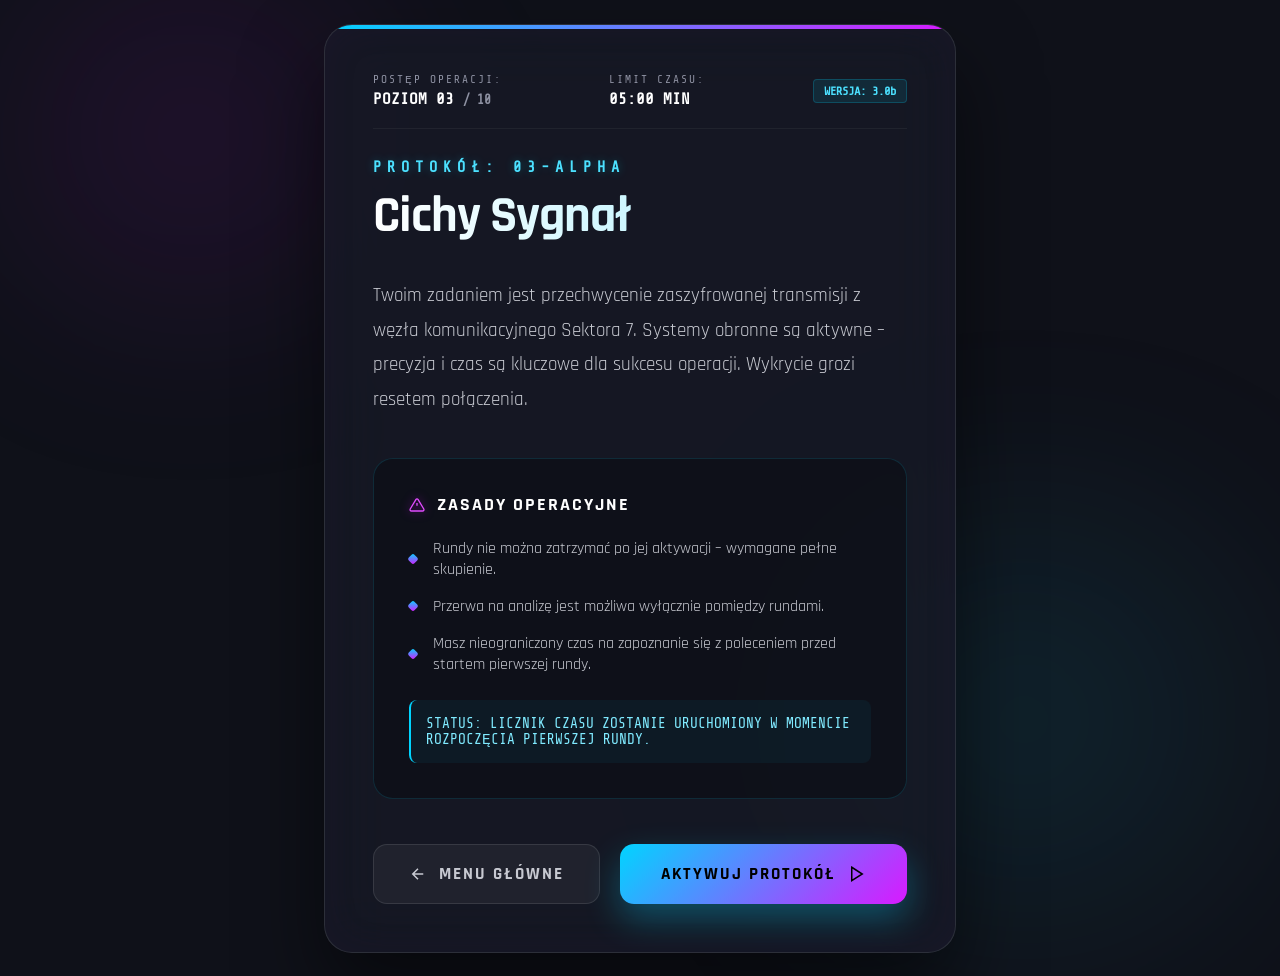
<file: target/classes/static/v3_test/index.html>
<!DOCTYPE html>
<html lang="pl">
<head>
    <meta charset="UTF-8">
    <meta name="viewport" content="width=device-width, initial-scale=1.0, maximum-scale=1.0, user-scalable=no">
    <title>Enigma Protocol - Briefing Misji</title>
    <link rel="stylesheet" href="style.css">
    <link href="https://fonts.googleapis.com/css2?family=Share+Tech+Mono&family=Rajdhani:wght@400;600;700&display=swap" rel="stylesheet">
</head>
<body>
    <div class="mission-container">
        <main class="briefing-card" id="briefing-ui">
            <div class="card-metadata">
                <div class="meta-item">
                    <span class="meta-label">POSTĘP OPERACJI:</span>
                    <span class="meta-value">POZIOM 03 <span class="dim">/ 10</span></span>
                </div>
                <div class="meta-item">
                    <span class="meta-label">LIMIT CZASU:</span>
                    <span class="meta-value">05:00 MIN</span>
                </div>
                <div class="version-tag">WERSJA: 3.0b</div>
            </div>

            <header class="level-header">
                <span class="level-number">PROTOKÓŁ: 03-ALPHA</span>
                <h1 class="level-title">Cichy Sygnał</h1>
            </header>

            <section class="mission-desc">
                Twoim zadaniem jest przechwycenie zaszyfrowanej transmisji z węzła komunikacyjnego Sektora 7. Systemy obronne są aktywne – precyzja i czas są kluczowe dla sukcesu operacji. Wykrycie grozi resetem połączenia.
            </section>

            <section class="rules-section">
                <h2 class="rules-title">
                    <svg width="16" height="16" viewBox="0 0 24 24" fill="none" stroke="currentColor" stroke-width="2">
                        <path d="M10.29 3.86L1.82 18a2 2 0 0 0 1.71 3h16.94a2 2 0 0 0 1.71-3L13.71 3.86a2 2 0 0 0-3.42 0z"></path>
                        <line x1="12" y1="9" x2="12" y2="13"></line>
                        <line x1="12" y1="17" x2="12.01" y2="17"></line>
                    </svg>
                    Zasady Operacyjne
                </h2>
                <ul class="rules-list">
                    <li>Rundy nie można zatrzymać po jej aktywacji – wymagane pełne skupienie.</li>
                    <li>Przerwa na analizę jest możliwa wyłącznie pomiędzy rundami.</li>
                    <li>Masz nieograniczony czas na zapoznanie się z poleceniem przed startem pierwszej rundy.</li>
                </ul>
                <div class="timing-info">
                    STATUS: LICZNIK CZASU ZOSTANIE URUCHOMIONY W MOMENCIE ROZPOCZĘCIA PIERWSZEJ RUNDY.
                </div>
            </section>

            <footer class="action-grid">
                <button class="btn btn-secondary" onclick="window.location.href='../gra.html'">
                    <svg width="18" height="18" viewBox="0 0 24 24" fill="none" stroke="currentColor" stroke-width="2">
                        <path d="M19 12H5M12 19l-7-7 7-7"/>
                    </svg>
                    MENU GŁÓWNE
                </button>
                <button class="btn btn-primary" id="start-btn">
                    AKTYWUJ PROTOKÓŁ
                    <svg width="18" height="18" viewBox="0 0 24 24" fill="none" stroke="currentColor" stroke-width="2" fill="currentColor">
                        <polygon points="5 3 19 12 5 21 5 3"></polygon>
                    </svg>
                </button>
            </footer>
        </main>
    </div>

    <script src="main.js"></script>
</body>
</html>
</file>
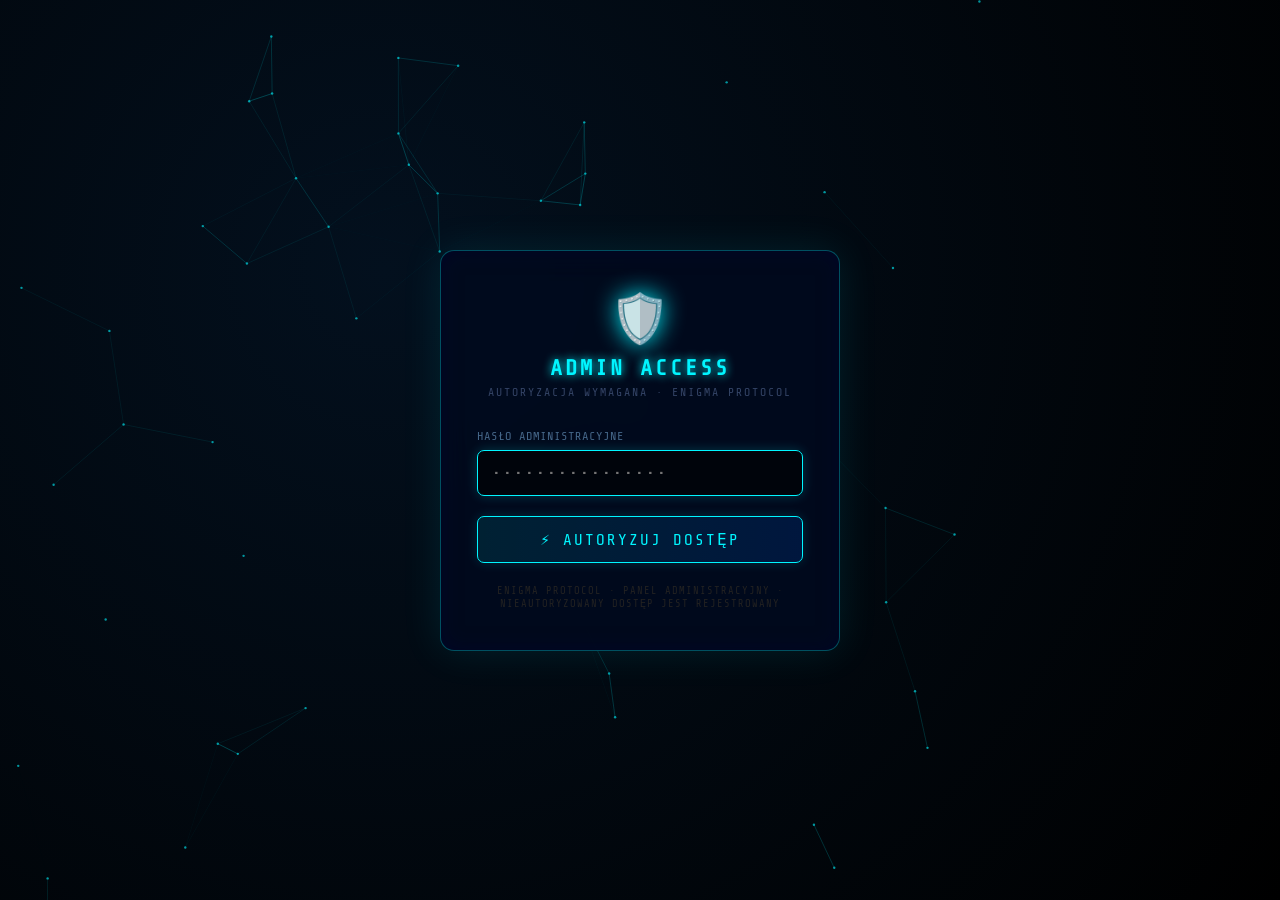
<file: target/classes/static/admin-login.html>
<!DOCTYPE html>
<html lang="pl">
<head>
    <meta charset="UTF-8">
    <meta name="viewport" content="width=device-width, initial-scale=1.0">
    <title>Enigma Protocol — Admin Access</title>
    <link href="https://fonts.googleapis.com/css2?family=Share+Tech+Mono&family=Rajdhani:wght@400;600;700&display=swap" rel="stylesheet">
    <style>
        :root {
            --bg:    #020a14;
            --cyan:  #00f5ff;
            --red:   #ff2a2a;
            --green: #39ff14;
            --font:  'Share Tech Mono', monospace;
        }
        *, *::before, *::after { margin:0; padding:0; box-sizing:border-box; }

        body {
            background: radial-gradient(circle at 30% 30%, #03101e 0%, #000 100%);
            min-height: 100vh;
            display: flex;
            align-items: center;
            justify-content: center;
            font-family: var(--font);
            overflow: hidden;
        }

        /* Particle canvas */
        #bg { position:fixed; inset:0; z-index:0; pointer-events:none; }

        .login-box {
            position: relative;
            z-index: 1;
            background: rgba(0,10,30,0.92);
            border: 1px solid rgba(0,245,255,0.3);
            border-radius: 14px;
            padding: 40px 36px;
            width: 100%;
            max-width: 400px;
            box-shadow: 0 0 40px rgba(0,245,255,0.1), inset 0 0 20px rgba(0,0,50,0.5);
            backdrop-filter: blur(16px);
            animation: fadeUp 0.5s ease;
        }
        @keyframes fadeUp { from{opacity:0;transform:translateY(20px)} to{opacity:1;transform:translateY(0)} }

        .shield-icon {
            text-align: center;
            font-size: 3rem;
            margin-bottom: 8px;
            filter: drop-shadow(0 0 12px var(--cyan));
        }

        h1 {
            text-align: center;
            color: var(--cyan);
            font-size: 1.4rem;
            letter-spacing: 3px;
            text-shadow: 0 0 10px var(--cyan);
            margin-bottom: 6px;
        }
        .sub {
            text-align: center;
            color: #334466;
            font-size: 0.72rem;
            letter-spacing: 2px;
            margin-bottom: 30px;
        }

        .input-group { margin-bottom: 20px; }
        .input-group label {
            display: block;
            font-size: 0.75rem;
            color: #446688;
            letter-spacing: 1px;
            margin-bottom: 7px;
        }
        .input-group input {
            width: 100%;
            background: rgba(0,0,0,0.6);
            border: 1px solid rgba(0,245,255,0.2);
            border-radius: 7px;
            color: #fff;
            font-family: var(--font);
            padding: 13px 14px;
            font-size: 1rem;
            outline: none;
            transition: border-color 0.2s, box-shadow 0.2s;
            letter-spacing: 2px;
        }
        .input-group input:focus {
            border-color: var(--cyan);
            box-shadow: 0 0 12px rgba(0,245,255,0.2);
        }

        .btn {
            width: 100%;
            background: linear-gradient(90deg, rgba(0,245,255,0.1), rgba(0,100,255,0.15));
            border: 1px solid var(--cyan);
            color: var(--cyan);
            font-family: var(--font);
            font-size: 1rem;
            padding: 13px;
            border-radius: 7px;
            cursor: pointer;
            letter-spacing: 2px;
            transition: all 0.25s;
            box-shadow: 0 0 12px rgba(0,245,255,0.15);
        }
        .btn:hover { background: var(--cyan); color: #000; box-shadow: 0 0 24px var(--cyan); }
        .btn:active { transform: scale(0.98); }

        .error-msg {
            background: rgba(255,42,42,0.1);
            border: 1px solid var(--red);
            border-radius: 6px;
            color: var(--red);
            text-align: center;
            font-size: 0.8rem;
            padding: 10px;
            margin-bottom: 18px;
            letter-spacing: 1px;
            display: none;
        }
        .error-msg.visible { display: block; }

        .footer-hint {
            text-align: center;
            color: #222;
            font-size: 0.65rem;
            margin-top: 22px;
            letter-spacing: 1px;
        }

        /* Shake animation on error */
        @keyframes shake {
            0%,100%{transform:translateX(0)}
            20%{transform:translateX(-10px)}
            40%{transform:translateX(10px)}
            60%{transform:translateX(-6px)}
            80%{transform:translateX(6px)}
        }
        .shake { animation: shake 0.4s ease; }
    </style>
</head>
<body>
<canvas id="bg"></canvas>

<div class="login-box" id="login-box">
    <div class="shield-icon">🛡️</div>
    <h1>ADMIN ACCESS</h1>
    <p class="sub">AUTORYZACJA WYMAGANA · ENIGMA PROTOCOL</p>

    <!-- Error message (shown when ?error=1) -->
    <div class="error-msg" id="err-msg">
        ⛔ ODMOWA DOSTĘPU — NIEPRAWIDŁOWE HASŁO
    </div>

    <form method="POST" action="/admin-login" id="admin-form">
        <div class="input-group">
            <label>HASŁO ADMINISTRACYJNE</label>
            <input type="password" name="password" id="password-field"
                   placeholder="••••••••••••••••"
                   autocomplete="current-password"
                   autofocus
                   required>
        </div>
        <button type="submit" class="btn">⚡ AUTORYZUJ DOSTĘP</button>
    </form>

    <p class="footer-hint">ENIGMA PROTOCOL · PANEL ADMINISTRACYJNY · NIEAUTORYZOWANY DOSTĘP JEST REJESTROWANY</p>
</div>

<script>
    // Show error if redirected with ?error=1
    if (new URLSearchParams(location.search).get('error') === '1') {
        const err = document.getElementById('err-msg');
        const box = document.getElementById('login-box');
        err.classList.add('visible');
        box.classList.add('shake');
        setTimeout(() => box.classList.remove('shake'), 400);
        document.getElementById('password-field').value = '';
        document.getElementById('password-field').focus();
    }

    // Simple particle background
    (function() {
        const c = document.getElementById('bg');
        const ctx = c.getContext('2d');
        let w, h, pts = [];
        function resize() { w = c.width = innerWidth; h = c.height = innerHeight; }
        window.addEventListener('resize', resize); resize();
        for (let i = 0; i < 60; i++) pts.push({
            x: Math.random()*1000, y: Math.random()*1000,
            vx: (Math.random()-.5)*.4, vy: (Math.random()-.5)*.4
        });
        function draw() {
            ctx.clearRect(0,0,w,h);
            pts.forEach(p => {
                p.x += p.vx; p.y += p.vy;
                if(p.x<0||p.x>w) p.vx*=-1;
                if(p.y<0||p.y>h) p.vy*=-1;
                ctx.fillStyle='rgba(0,245,255,0.6)';
                ctx.beginPath(); ctx.arc(p.x,p.y,1.2,0,Math.PI*2); ctx.fill();
            });
            for(let i=0;i<pts.length;i++) for(let j=i+1;j<pts.length;j++) {
                const d=Math.hypot(pts[i].x-pts[j].x,pts[i].y-pts[j].y);
                if(d<120){ctx.strokeStyle=`rgba(0,245,255,${(1-d/120)*.3})`;ctx.beginPath();ctx.moveTo(pts[i].x,pts[i].y);ctx.lineTo(pts[j].x,pts[j].y);ctx.stroke();}
            }
            requestAnimationFrame(draw);
        }
        draw();
    })();
</script>
</body>
</html>
</file>
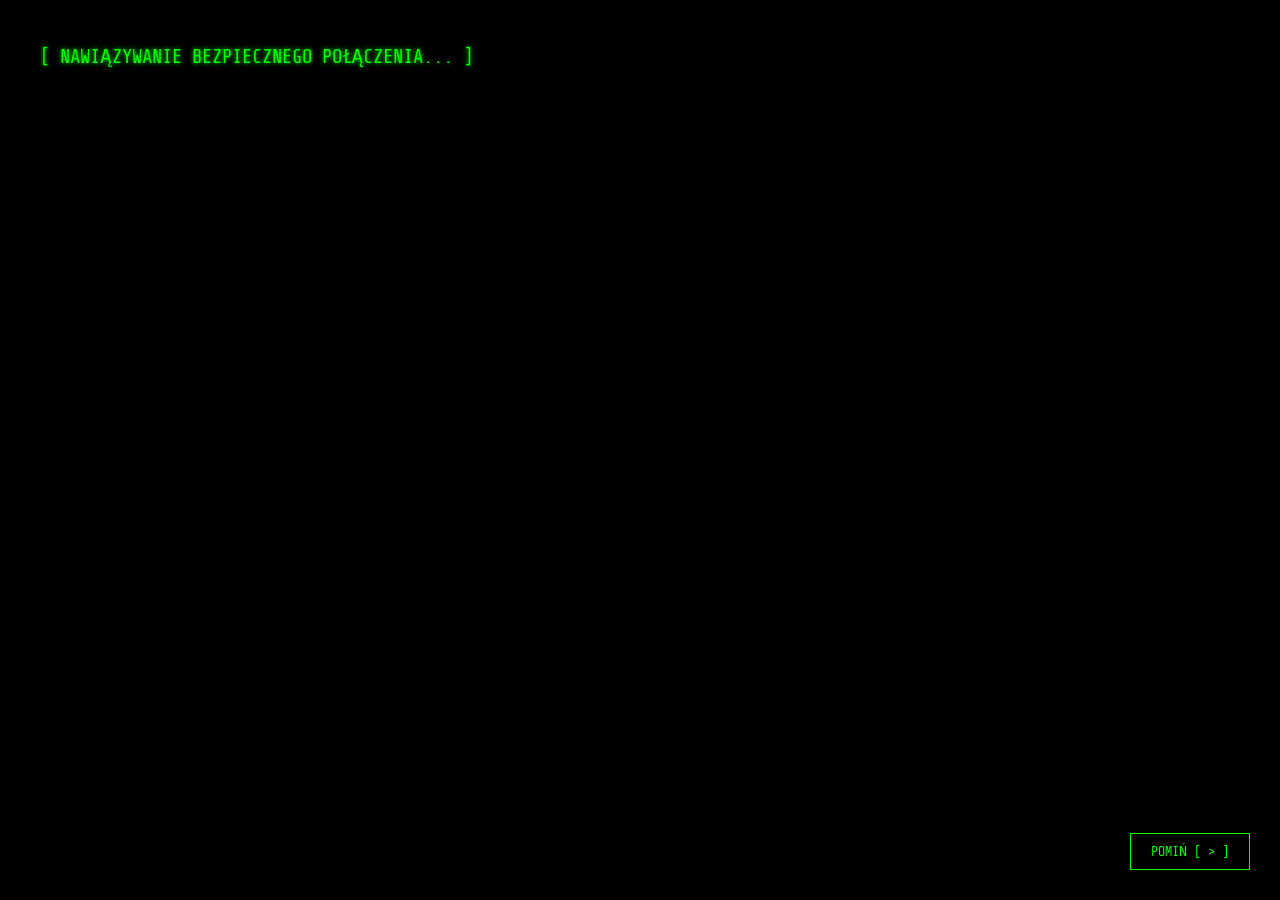
<file: target/classes/static/gra.html>
<!DOCTYPE html>
<html lang="pl">
<head>
    <meta charset="UTF-8">
    <meta name="viewport" content="width=device-width, initial-scale=1.0, maximum-scale=1.0, user-scalable=no">
    <title>Enigma Protocol - Portal Główny</title>
    <link rel="stylesheet" href="hub_v3.css?v=4">
    <link href="https://fonts.googleapis.com/css2?family=Share+Tech+Mono&family=Rajdhani:wght@400;600;700&display=swap" rel="stylesheet">
</head>
<body>
    <!-- PROLOGUE BOOT SEQUENCE -->
    <div id="prologue-overlay" class="prologue-overlay">
        <div class="prologue-content" id="prologue-text"></div>
        <button id="skip-prologue-btn" class="skip-btn hidden">POMIŃ [ > ]</button>
    </div>

    <div id="particle-canvas-wrapper"><canvas id="bg-canvas"></canvas></div>
    <div class="cyber-grid"></div>

    <div class="hub-container" id="hub-container" style="display:none;">
        <!-- AUTHENTICATION VIEW -->
        <div id="auth-view" class="view visible">
            <div class="box-shadow-wrap float-anim">
                <h1 class="glitch-title" data-text="ENIGMA HUB">ENIGMA HUB</h1>
                <p class="subtitle typing-anim">WYMAGANA AUTORYZACJA</p>
                
                <div class="site-description">
                    Witaj w <strong>Enigma Protocol</strong> – zaawansowanej platformie testów kognitywnych i logicznych. Podejmij wyzwanie w symulacjach V1 oraz V2, łam zaszyfrowane kody i rywalizuj z najlepszymi agentami w globalnym rankingu. System wymaga autoryzacji przed dostępem do baz danych misji.
                </div>

                <div class="tabs">
                    <div class="tab active" id="tab-login">LOGOWANIE</div>
                    <div class="tab" id="tab-register">REJESTRACJA</div>
                </div>

                <!-- LOGIN FORM -->
                <form id="login-form" class="auth-form visible">
                    <div class="input-group">
                        <label>NICK (LOGIN)</label>
                        <input type="text" id="log-email" required placeholder="Twoja nazwa użytkownika">
                    </div>
                    <div class="input-group">
                        <label>HASŁO SZYFROWE</label>
                        <input type="password" id="log-pass" required placeholder="********">
                    </div>
                    <a class="forgot-password-link" onclick="openModal('reset-modal')">Zapomniałeś hasła?</a>
                    <button type="submit" class="cyber-btn">ZALOGUJ DO SYSTEMU</button>
                    <div class="msg-box" id="log-msg"></div>
                </form>

                <!-- REGISTER FORM -->
                <form id="register-form" class="auth-form">
                    <div class="input-group">
                        <label>PSEUDONIM (NICK / LOGIN)</label>
                        <input type="text" id="reg-nick" required placeholder="Twój alias">
                    </div>
                    <div class="input-group">
                        <label>ADRES E-MAIL</label>
                        <input type="email" id="reg-email" required placeholder="agent@enigma.com">
                    </div>
                    <div class="input-group">
                        <label>NOWE HASŁO</label>
                        <input type="password" id="reg-pass" required placeholder="********">
                        <div style="font-size: 0.65rem; color: var(--text-low); margin-top: 5px; font-family: var(--font-mono);">
                            Min. 8 znaków, 1 duża litera, 1 mała litera, 1 cyfra, 1 znak specjalny.
                        </div>
                    </div>
                    <div class="input-group">
                        <label>POWTÓRZ HASŁO</label>
                        <input type="password" id="reg-pass2" required placeholder="********">
                    </div>
                    <button type="submit" class="cyber-btn">UTWÓRZ KONTO</button>
                    <div class="msg-box" id="reg-msg"></div>
                </form>
            </div>
        </div>

        <!-- PROFILE / LEVEL SELECT VIEW -->
        <div id="dashboard-view" class="view">
            <div class="header-bar">
                <div>Zalogowano jako: <span id="user-display" class="highlight">USER</span></div>
                <div style="display: flex; gap: 10px; align-items: center;">
                    <a href="https://buycoffee.to/wsproject.pl" target="_blank" style="color:#d4af37; text-decoration:none; font-family:var(--font-h); font-size:0.85rem; border:1px solid #d4af37; padding:5px 12px; border-radius:4px; transition:0.2s;" onmouseover="this.style.background='rgba(212,175,55,0.15)'" onmouseout="this.style.background='transparent'">☕ POSTAW KAWĘ</a>
                    <button id="logout-btn" class="secondary-btn">WYLOGUJ</button>
                </div>
            </div>

            <div class="dash-content">
                <div class="protocol-cards">
                    <!-- V1 CARD -->
                    <div id="card-v1" class="protocol-card" onclick="window.location.href='v1/index.html'">
                        <div class="card-glow"></div>
                        <div class="card-header">
                            <span class="card-v">V1</span>
                            <div class="card-badges">
                                <span class="card-status status-active">ONLINE</span>
                                <span id="badge-v1-done" class="card-status hidden"></span>
                            </div>
                        </div>
                        <h3>Enigma Protocol: Alpha</h3>
                        <p>Klasyczna symulacja operacyjna. Obejmuje zadania z wiedzy świata, logikę dedukcyjną i łamanie haseł.</p>
                        <div class="card-best" id="card-v1-best" style="display:none;">Twój rek.: <span id="card-v1-best-time"></span></div>
                        <button class="cyber-btn sm">URUCHOM SYMULACJĘ</button>
                    </div>

                    <!-- V2 CARD -->
                    <div id="card-v2" class="protocol-card" onclick="window.location.href='v2/index.html'">
                        <div class="card-glow"></div>
                        <div class="card-header">
                            <span class="card-v new">V2</span>
                            <div class="card-badges">
                                <span class="card-status status-active">ONLINE</span>
                                <span id="badge-v2-done" class="card-status hidden"></span>
                            </div>
                        </div>
                        <h3>Enigma Protocol: Evolution</h3>
                        <p>Nowoczesne testy predyspozycji. Zoptymalizowane pod telefony wyzwania pamięciowe, gry zręcznościowe (szybkie cele) oraz operowanie wytrychem.</p>
                        <div class="card-best" id="card-v2-best" style="display:none;">Twój rek.: <span id="card-v2-best-time"></span></div>
                        <button class="cyber-btn sm">URUCHOM SYMULACJĘ</button>
                    </div>

                    <!-- V3 CARD -->
                    <div class="protocol-card offline">
                        <div class="card-header">
                            <span class="card-v lock">V3</span>
                            <div class="card-badges">
                                <span class="card-status status-offline">OFFLINE</span>
                            </div>
                        </div>
                        <h3>Enigma Protocol: Omega</h3>
                        <p>STATUS: WKRÓTCE DOSTĘPNE... Przygotuj się na wyzwania sieciowe i deszyfrowanie częstotliwości radiowych.</p>
                        <div class="progress-bar-wrap">
                            <div class="progress-fill" style="width: 40%"></div>
                        </div>
                        <span class="progress-text">PRACE W TOKU: 40%</span>
                    </div>

                    <!-- DAILY TASK CARD -->
                    <div class="protocol-card offline daily-card">
                        <div class="card-header">
                            <span class="card-v lock">NEW</span>
                            <div class="card-badges">
                                <span class="card-status status-offline">WKRÓTCE</span>
                            </div>
                        </div>
                        <h3>Zadanie Dnia</h3>
                        <p>Codziennie nowa, unikalna zagadka logiczna dostępna tylko przez 24 godziny. Zdobądź unikalne odznaki i punkty do rankingu dnia.</p>
                        <div class="progress-bar-wrap">
                            <div class="progress-fill" style="width: 15%"></div>
                        </div>
                        <span class="progress-text">STATUS: IMPLEMENTACJA</span>
                    </div>
                </div>

                <div class="dashboard-stats box-shadow-wrap">
                    <h2>TWÓJ PROFIL OPERACYJNY</h2>
                    <div class="overview-grid">
                        <div class="stat-box">
                            <span class="stat-num" id="stat-v1-best">--:--</span>
                            <span class="stat-label">Najlepszy V1</span>
                        </div>
                        <div class="stat-box">
                            <span class="stat-num" id="stat-missions">0</span>
                            <span class="stat-label">Razem misji</span>
                        </div>
                        <div class="stat-box">
                            <span class="stat-num" id="stat-v2-best">--:--</span>
                            <span class="stat-label">Najlepszy V2</span>
                        </div>
                    </div>

                    <div class="leaderboards-container">
                        <div class="lb-section">
                            <h2 style="display:flex; justify-content:space-between; align-items:center;">
                                <span>RANKING GŁÓWNY</span>
                                <select id="leaderboard-lb-select" style="background:rgba(0,0,0,0.5); color:hsl(188, 100%, 65%); border:1px solid hsla(188, 100%, 50%, 0.3); font-family:var(--font-mono); padding:6px 12px; border-radius:8px; outline:none; cursor:pointer;">
                                    <option value="v1">PROTOKÓŁ V1</option>
                                    <option value="v2">PROTOKÓŁ V2</option>
                                </select>
                            </h2>
                            <div class="lb-table-wrapper">
                                <table class="leaderboard-table">
                                    <thead>
                                        <tr><th>#</th><th>AGENT</th><th>CZAS</th></tr>
                                    </thead>
                                    <tbody id="leaderboard-body">
                                        <!-- Populated by JS -->
                                    </tbody>
                                </table>
                            </div>
                        </div>

                        <div class="lb-section">
                            <h2>🏆 RANKING DNIA</h2>
                            <div class="lb-table-wrapper">
                                <div class="lb-placeholder">
                                    <div class="placeholder-icon">🔒</div>
                                    <h3>SYSTEM OFFLINE</h3>
                                    <p>Ranking zostanie aktywowany wraz z uruchomieniem pierwszej operacji dziennej. Przygotuj się na wyzwania ograniczone czasowo.</p>
                                    <span class="badge-soon">WKRÓTCE DOSTĘPNE</span>
                                </div>
                            </div>
                            <div class="status-info">RANKING DNIA RESETUJE SIĘ O 00:00</div>
                        </div>
                    </div>
                </div>
            </div>
        </div>
    </div>
    <script src="hub.js?v=4"></script>
    
    <div class="footer-links">
        <span style="opacity:0.5; margin-right:15px;">Website by WiktorS</span>
        <a href="https://buycoffee.to/wsproject.pl" target="_blank" style="color:#d4af37;">☕ Postaw Kawę</a>
        <a onclick="openModal('privacy-modal')">Polityka Prywatności</a>
        <a onclick="openModal('terms-modal')">Regulamin</a>
    </div>

    <!-- Modals -->
    <div id="privacy-modal" class="modal-overlay hidden">
        <div class="modal-content">
            <button class="close-modal-btn" onclick="closeModal('privacy-modal')">&times;</button>
            <h2>Polityka Prywatności</h2>
            <p>1. <strong>Gromadzenie Danych:</strong> Zbieramy podstawowe dane niezbędne do logowania (pseudonim/login oraz zaszyfrowane hasło). Żadne dane osobowe nie są udostępniane podmiotom trzecim.</p>
            <p>2. <strong>Ciasteczka i Sesje:</strong> System Enigma Protocol wykorzystuje pliki cookie oraz lokalną pamięć przeglądarki (Local Storage) w celu podtrzymania sesji użytkownika i zapisu progresu lokalnego.</p>
            <p>3. <strong>Analiza Logiki:</strong> Twoje wyniki z symulacji kognitywnych (V1/V2) są zapisywane anonimowo na tablicy wyników, chyba że zażądasz ich usunięcia u Administratora Systemu.</p>
            <p>W przypadku pytań skontaktuj się z obsługą projektu.</p>
        </div>
    </div>

    <div id="terms-modal" class="modal-overlay hidden">
        <div class="modal-content">
            <button class="close-modal-btn" onclick="closeModal('terms-modal')">&times;</button>
            <h2>Regulamin</h2>
            <p>Korzystanie z Enigma Protocol oznacza akceptację niniejszych zasad:</p>
            <p>1. Narzędzie przeznaczone jest do celów testów kognitywnych i edukacyjno-rozrywkowych.</p>
            <p>2. Zabrania się wykorzystywania automatycznych skryptów, botów oraz innych form wspomagania oprogramowania w celu zakłócania tablicy wyników ("Global Ranking").</p>
            <p>3. Administrator zastrzega sobie prawo do usunięcia dowolnego konta bez podania przyczyny w przypadku naruszenia integralności systemu.</p>
        </div>
    </div>

    <div id="reset-modal" class="modal-overlay hidden">
        <div class="modal-content" style="text-align:center;">
            <button class="close-modal-btn" onclick="closeModal('reset-modal')">&times;</button>
            <h2 style="color:var(--neon-cyan); font-size:2rem; margin-bottom:20px;">SYSTEM AWARYJNY</h2>
            <p style="font-size:1.1rem; margin-bottom: 15px;">Wykryto zapytanie o zresetowanie klucza dostępu.</p>
            <p style="color:var(--text-low); margin-bottom:20px;">Podaj adres e-mail użyty podczas rejestracji. Jeśli figuruje w bazie, wyślemy na niego tajny link służący do odzyskania dostępu.</p>
            
            <div style="display:flex; flex-direction:column; gap:15px; align-items:center; max-width:300px; margin:0 auto;">
                <input type="email" id="reset-email" placeholder="agent@enigma.com" style="width:100%; background:rgba(0,0,0,0.5); color:#fff; border:1px solid rgba(0,245,255,0.3); padding:10px; font-family:var(--font-mono); outline:none; text-align:center;">
                <button class="cyber-btn" onclick="sendResetLink()" style="width:100%; padding:10px;">WYŚLIJ LINK</button>
                <div id="reset-msg" style="font-size:0.85rem; margin-top:10px;"></div>
            </div>
        </div>
    </div>

    <script>
        function openModal(id) { document.getElementById(id).classList.remove('hidden'); }
        function closeModal(id) { document.getElementById(id).classList.add('hidden'); }
    </script>
</body>
</html>
</file>
<file: target/classes/static/kostka/style.css>
/* Reset i Podstawy */
:root {
    --primary: #f59e0b;      /* Pomarańczowo-złoty akcent (Premium) */
    --primary-hover: #d97706;
    --primary-gradient: linear-gradient(135deg, #f59e0b, #fbbf24);
    --bg-dark: #09090b;      /* Bardzo głęboka, luksusowa czerń */
    --bg-light: rgba(15, 23, 42, 0.75); /* Znacznie ciemniejsze szkło dla lepszego kontrastu */
    --text-main: #ffffff;    /* Czysta biel */
    --text-muted: #e2e8f0;   /* Znacznie jaśniejszy szary dla lepszej czytelności */
    --border-color: rgba(255, 255, 255, 0.1);
    
    --transition: all 0.4s cubic-bezier(0.25, 0.8, 0.25, 1);
}

* {
    margin: 0;
    padding: 0;
    box-sizing: border-box;
    scroll-behavior: smooth;
}

body {
    font-family: 'Inter', sans-serif;
    background-color: transparent; /* Zmienione na transparent by widzieć tło pod spodem */
    color: var(--text-main);
    line-height: 1.6;
    overflow-x: hidden;
    position: relative;
}

/* Dekoracyjne bloby tła (Glow efekty) */
.blob {
    position: fixed;
    border-radius: 50%;
    filter: blur(120px);
    z-index: -1;
    opacity: 0.5;
    animation: floatBlob 10s infinite alternate;
}
.blob-1 {
    top: 20%;
    left: -10%;
    width: 600px;
    height: 600px;
    background: rgba(245, 158, 11, 0.15); /* Złoty blask */
}
.blob-2 {
    bottom: -10%;
    right: -10%;
    width: 700px;
    height: 700px;
    background: rgba(15, 23, 42, 0.8); /* Niebieskawy cień */
}
@keyframes floatBlob {
    0% { transform: translate(0, 0) scale(1); }
    100% { transform: translate(50px, 50px) scale(1.1); }
}

/* Typografia */
h1, h2, h3, h4 {
    font-family: 'Outfit', sans-serif;
    font-weight: 800;
    line-height: 1.1;
    margin-bottom: 1rem;
    letter-spacing: -1px;
    text-shadow: 0 4px 15px rgba(0, 0, 0, 0.9); /* Mocny cień dla czytelności na zdjęciach */
}

h1 { font-size: 3.5rem; }
h2 { font-size: 2.5rem; }
h3 { font-size: 1.5rem; }

/* Gradien na tekst */
.text-gradient {
    background: linear-gradient(135deg, #fde047, #f59e0b); /* Jaśniejsze, szlachetniejsze złoto */
    -webkit-background-clip: text;
    -webkit-text-fill-color: transparent;
    display: inline-block;
    text-shadow: none;
    filter: drop-shadow(0 4px 6px rgba(0,0,0,0.6)); /* Lżejszy cień */
}

p {
    color: var(--text-muted);
    margin-bottom: 1.5rem;
    font-weight: 400;
    font-size: 1.15rem;
    text-shadow: 0 2px 10px rgba(0, 0, 0, 0.8); /* Cień dla akapitów */
}

.badge {
    display: inline-block;
    padding: 0.5rem 1.2rem;
    border-radius: 50px;
    background: rgba(255, 255, 255, 0.1);
    border: 1px solid rgba(255, 255, 255, 0.2);
    color: #ffffff;
    font-size: 0.95rem;
    font-weight: 500;
    backdrop-filter: blur(10px);
    -webkit-backdrop-filter: blur(10px);
    margin-right: 0.5rem;
    margin-bottom: 0.5rem;
    box-shadow: 0 4px 6px rgba(0,0,0,0.1);
}

.btn-primary, .btn-secondary {
    display: inline-flex;
    align-items: center;
    justify-content: center;
    padding: 1rem 2.5rem;
    border-radius: 50px;
    font-weight: 600;
    text-decoration: none;
    font-size: 1.1rem;
    transition: var(--transition);
    cursor: pointer;
    border: none;
}

.btn-primary {
    background: linear-gradient(135deg, #f59e0b, #d97706);
    color: #ffffff;
    box-shadow: 0 10px 25px rgba(245, 158, 11, 0.3);
}

.btn-primary:hover {
    transform: translateY(-3px);
    box-shadow: 0 15px 30px rgba(245, 158, 11, 0.4);
    background: linear-gradient(135deg, #fbbf24, #f59e0b);
}

.btn-secondary {
    background: rgba(255, 255, 255, 0.05);
    border: 1px solid rgba(255, 255, 255, 0.3);
    color: #ffffff;
    backdrop-filter: blur(10px);
    -webkit-backdrop-filter: blur(10px);
}

.btn-secondary:hover {
    background: rgba(255, 255, 255, 0.15);
    border-color: #ffffff;
    transform: translateY(-3px);
}

a {
    text-decoration: none;
    color: inherit;
}

/* Układ (Layout) */
.container {
    max-width: 1200px;
    margin: 0 auto;
    padding: 0 2rem;
}

section {
    padding: 6rem 0;
}

.text-center { text-align: center; }

/* Przyciski */
.btn-primary-small {
    display: inline-flex;
    align-items: center;
    justify-content: center;
    gap: 0.5rem;
    border-radius: 50px;
    font-weight: 600;
    transition: var(--transition);
    cursor: pointer;
    border: none;
    background-color: var(--primary);
    color: #fff;
    padding: 0.6rem 1.5rem;
    font-size: 1rem;
}

.btn-primary-small:hover {
    background-color: var(--primary-hover);
}

    padding: 1rem 2rem;
    border: 2px solid var(--border-color);
}

.btn-secondary:hover {
    border-color: var(--primary);
    color: var(--primary);
}

.w-100 { width: 100%; }

/* Subtitle z kreską */
.section-subtitle {
    display: inline-block;
    color: var(--primary);
    font-weight: 600;
    text-transform: uppercase;
    letter-spacing: 2px;
    margin-bottom: 1rem;
    font-size: 0.9rem;
    position: relative;
    padding-left: 50px;
}
.section-subtitle::before {
    content: '';
    position: absolute;
    left: 0;
    top: 50%;
    transform: translateY(-50%);
    width: 40px;
    height: 2px;
    background-color: var(--primary);
}

/* Nawigacja */
.navbar {
    position: fixed;
    top: 0;
    width: 100%;
    z-index: 1000;
    padding: 1.5rem 0;
    transition: var(--transition);
    background-color: transparent;
}
.navbar.scrolled {
    background-color: rgba(15, 23, 42, 0.95);
    backdrop-filter: blur(10px);
    padding: 1rem 0;
    box-shadow: 0 4px 30px rgba(0, 0, 0, 0.5);
    border-bottom: 1px solid var(--border-color);
}

.nav-container {
    display: flex;
    justify-content: space-between;
    align-items: center;
}

.logo {
    font-size: 1.8rem;
    font-weight: 800;
    color: var(--text-main);
}
.logo span {
    color: var(--primary);
}

.nav-links {
    display: flex;
    list-style: none;
    gap: 2rem;
    align-items: center;
}

.nav-links a:not(.btn-primary-small) {
    font-weight: 400;
    position: relative;
    transition: var(--transition);
}
.nav-links a:not(.btn-primary-small):hover {
    color: var(--primary);
}

/* Hamburger */
.hamburger {
    display: none;
    flex-direction: column;
    gap: 6px;
    cursor: pointer;
}
.hamburger span {
    width: 30px;
    height: 3px;
    background-color: var(--text-main);
    border-radius: 3px;
    transition: var(--transition);
}

/* Hero Section & Slider */
.hero {
    min-height: 100vh;
    display: flex;
    align-items: center;
    position: relative;
}
.hero-slider {
    position: fixed;
    top: 0; left: 0; right: 0; bottom: 0;
    width: 100%; height: 100%;
    z-index: -2;
    transition: filter 0.1s ease-out; /* Płynne blur logic */
    will-change: filter;
}
.slide {
    position: absolute;
    top: 0; left: 0; width: 100%; height: 100%;
    background-size: cover;
    background-position: center;
    opacity: 0;
    animation: slideAnimation 18s infinite linear;
}
.slide-1 {
    background-image: url('assets/images/hero_paving_1780916830946.png');
    animation-delay: 0s;
}
.slide-2 {
    background-image: url('assets/images/gallery_paving_1_1780916848038.png');
    animation-delay: 6s;
}
.slide-3 {
    background-image: url('assets/images/gallery_paving_2_1780916858523.png');
    animation-delay: 12s;
}

@keyframes slideAnimation {
    0% { opacity: 0; transform: scale(1); }
    5% { opacity: 1; }
    33% { opacity: 1; }
    38% { opacity: 0; transform: scale(1.1); }
    100% { opacity: 0; }
}

.hero-overlay {
    position: fixed; 
    top: 0; left: 0; right: 0; bottom: 0;
    width: 100%; height: 100%;
    /* Znacznie ciemniejszy gradient od góry do dołu */
    background: linear-gradient(to bottom, rgba(9, 9, 11, 0.6) 0%, rgba(9, 9, 11, 0.95) 100%);
    z-index: -1;
}

.hero-content {
    max-width: 800px;
    z-index: 2;
    text-align: center;
    margin: 0 auto;
    display: flex;
    flex-direction: column;
    align-items: center;
}

.hero-buttons {
    display: flex;
    gap: 1rem;
    flex-wrap: wrap;
    justify-content: center;
}
.hero h1 span {
    color: var(--primary);
}
.hero p {
    font-size: 1.2rem;
    max-width: 600px;
    margin-bottom: 2.5rem;
}
.hero-buttons {
    display: flex;
    gap: 1.5rem;
    flex-wrap: wrap;
}

/* Tekst wjeżdżający w Hero */
.animate-text-1 {
    opacity: 0;
    transform: translateY(30px);
    animation: fadeInUp 1s cubic-bezier(0.25, 0.8, 0.25, 1) forwards 0.5s;
}
.animate-text-2 {
    opacity: 0;
    transform: translateY(30px);
    animation: fadeInUp 1s cubic-bezier(0.25, 0.8, 0.25, 1) forwards 0.7s;
}
.animate-text-3 {
    opacity: 0;
    transform: translateY(30px);
    animation: fadeInUp 1s cubic-bezier(0.25, 0.8, 0.25, 1) forwards 0.9s;
}

/* Wizualne tagi w Hero */
.hero-tags {
    display: flex;
    gap: 1rem;
    flex-wrap: wrap;
    margin-bottom: 1rem;
}
.badge {
    background: rgba(255, 255, 255, 0.05);
    border: 1px solid rgba(255, 255, 255, 0.1);
    backdrop-filter: blur(10px);
    -webkit-backdrop-filter: blur(10px);
    padding: 0.4rem 1rem;
    border-radius: 50px;
    font-size: 0.85rem;
    color: var(--primary);
    font-weight: 600;
    letter-spacing: 1px;
}

@keyframes fadeInUp {
    to {
        opacity: 1;
        transform: translateY(0);
    }
}

/* About Section */
.about-grid {
    display: grid;
    grid-template-columns: 1fr 1fr;
    gap: 4rem;
    align-items: center;
}
.features-list {
    list-style: none;
    margin-top: 2rem;
}
.features-list li {
    margin-bottom: 1rem;
    font-weight: 600;
    color: var(--text-main);
}
.about-stats {
    display: grid;
    grid-template-columns: 1fr 1fr;
    gap: 2rem;
}
.stat-box {
    background: var(--bg-light);
    padding: 3rem 2rem;
    border-radius: 20px;
    text-align: center;
    border: 1px solid var(--border-color);
    transition: var(--transition);
}
.stat-box:hover {
    transform: translateY(-10px);
    border-color: var(--primary);
    box-shadow: 0 10px 30px rgba(245, 158, 11, 0.1);
}
.stat-box h3 {
    font-size: 3rem;
    color: var(--primary);
    margin-bottom: 0.5rem;
}

/* Services - Glassmorphism */
.services {
    border-top: none;
    border-bottom: none;
    position: relative;
    z-index: 2;
}
.services-grid {
    display: grid;
    grid-template-columns: repeat(auto-fit, minmax(300px, 1fr));
    gap: 2rem;
    margin-top: 4rem;
}
.glass-card {
    background: var(--bg-light);
    backdrop-filter: blur(16px);
    -webkit-backdrop-filter: blur(16px);
    padding: 3.5rem 2.5rem;
    border-radius: 24px;
    border: 1px solid var(--border-color);
    transition: var(--transition);
    box-shadow: 0 4px 30px rgba(0, 0, 0, 0.1);
}
.glass-card:hover {
    transform: translateY(-10px);
    border-color: rgba(245, 158, 11, 0.4);
    box-shadow: 0 20px 40px rgba(245, 158, 11, 0.05);
    background: rgba(30, 41, 59, 0.6);
}

/* Lewitujące ikony */
.floating {
    animation: floatingIcon 3s ease-in-out infinite;
    display: inline-block;
}
.delay-1 { animation-delay: 1s; }
.delay-2 { animation-delay: 2s; }

@keyframes floatingIcon {
    0% { transform: translateY(0); }
    50% { transform: translateY(-8px); }
    100% { transform: translateY(0); }
}

.service-card .icon {
    font-size: 3.5rem;
    margin-bottom: 1.5rem;
    background: var(--primary-gradient);
    -webkit-background-clip: text;
    -webkit-text-fill-color: transparent;
}

/* Gallery */
.gallery-grid {
    display: grid;
    grid-template-columns: repeat(auto-fit, minmax(400px, 1fr));
    gap: 2rem;
    margin-top: 4rem;
}
.gallery-item {
    border-radius: 20px;
    overflow: hidden;
    position: relative;
    aspect-ratio: 4/3;
}
.gallery-item img {
    width: 100%;
    height: 100%;
    object-fit: cover;
    transition: transform 0.5s ease;
}
.gallery-item:hover img {
    transform: scale(1.05);
}

/* Contact Section - Centered */
.contact-details-centered {
    display: flex;
    justify-content: center;
    gap: 4rem;
    flex-wrap: wrap;
    margin-top: 2rem;
}
.contact-item-large {
    display: flex;
    flex-direction: column;
    align-items: center;
    text-align: center;
    gap: 1rem;
    background-color: var(--bg-light);
    backdrop-filter: blur(16px);
    -webkit-backdrop-filter: blur(16px);
    padding: 3rem 4rem;
    border-radius: 20px;
    border: 1px solid var(--border-color);
    transition: var(--transition);
}
.contact-item-large:hover {
    border-color: var(--primary);
    transform: translateY(-5px);
    box-shadow: 0 10px 30px rgba(245, 158, 11, 0.1);
}
.contact-icon-large {
    width: 80px;
    height: 80px;
    background-color: rgba(245, 158, 11, 0.1);
    color: var(--primary);
    border-radius: 50%;
    display: flex;
    align-items: center;
    justify-content: center;
    font-size: 2rem;
}
.contact-item-large h4 {
    margin-bottom: 0.5rem;
    color: var(--text-muted);
    font-weight: 400;
}
.phone-link-large {
    font-size: 2.5rem;
    font-weight: 800;
    color: var(--primary);
    transition: var(--transition);
}
.phone-link-large:hover {
    color: #fff;
    text-shadow: 0 0 20px rgba(245, 158, 11, 0.6);
}

/* Footer */
.footer {
    background-color: rgba(9, 9, 11, 0.8);
    backdrop-filter: blur(20px);
    border-top: 1px solid var(--border-color);
    padding: 3rem 0;
    text-align: center;
}
.footer-logo {
    font-size: 1.5rem;
    font-weight: 800;
    margin-bottom: 1rem;
}
.footer-logo span {
    color: var(--primary);
}
.footer p {
    font-size: 0.9rem;
    margin-bottom: 2rem;
}
.footer-links {
    display: flex;
    justify-content: center;
    gap: 2rem;
}
.footer-links a {
    color: var(--text-muted);
    transition: var(--transition);
}
.footer-links a:hover {
    color: var(--primary);
}

/* Responsive */
@media (max-width: 992px) {
    .about-grid {
        grid-template-columns: 1fr;
    }
    .contact-details-centered {
        flex-direction: column;
        align-items: center;
        gap: 2rem;
    }
    h1 { font-size: 2.8rem; }
    h2 { font-size: 2rem; }
}

/* Animacje Scroll Reveal - Kaskadowe (Stopniowe) */
.reveal {
    opacity: 0;
    transform: translateY(60px);
    transition: opacity 0.8s cubic-bezier(0.25, 0.8, 0.25, 1), transform 0.8s cubic-bezier(0.25, 0.8, 0.25, 1);
}
.reveal.active {
    opacity: 1;
    transform: translateY(0);
}

/* Opóźnienia dla kaskadowego ładowania np. w usługach i galerii */
.services-grid .service-card:nth-child(1) { transition-delay: 0s; }
.services-grid .service-card:nth-child(2) { transition-delay: 0.2s; }
.services-grid .service-card:nth-child(3) { transition-delay: 0.4s; }

.gallery-grid .gallery-item:nth-child(1) { transition-delay: 0s; }
.gallery-grid .gallery-item:nth-child(2) { transition-delay: 0.3s; }

.contact-details-centered .contact-item-large:nth-child(1) { transition-delay: 0s; }
.contact-details-centered .contact-item-large:nth-child(2) { transition-delay: 0.2s; }

@media (max-width: 768px) {
    .nav-links {
        position: fixed;
        top: 0; left: -100%;
        width: 100%; height: 100vh;
        background-color: rgba(15, 23, 42, 0.98);
        backdrop-filter: blur(10px);
        flex-direction: column;
        justify-content: center;
        transition: var(--transition);
    }
    .nav-links.active {
        left: 0;
    }
    .hamburger {
        display: flex;
        z-index: 1001;
    }
    .hamburger.active span:nth-child(1) {
        transform: translateY(9px) rotate(45deg);
    }
    .hamburger.active span:nth-child(2) {
        opacity: 0;
    }
    .hamburger.active span:nth-child(3) {
        transform: translateY(-9px) rotate(-45deg);
    }
    .hero h1 { font-size: 2.2rem; }
    .gallery-grid { grid-template-columns: 1fr; }
    .hero-buttons { flex-direction: column; width: 100%; }
    .hero-buttons a { width: 100%; text-align: center; }
    .btn-secondary { text-align: center; }
    
    /* Poprawki do ułożenia na małym mobile */
    .contact-item-large {
        padding: 2rem 1.5rem;
        width: 100%;
    }
    .phone-link-large {
        font-size: 1.8rem;
    }
    .about-stats {
        grid-template-columns: 1fr;
    }
    .container {
        padding: 0 1.5rem;
    }
    .contact-details-centered {
        gap: 1.5rem;
    }
    
    /* Zmniejszony pływający przycisk dla telefonów */
    .floating-btn {
        width: 50px;
        height: 50px;
        bottom: 20px;
        right: 20px;
    }
    .floating-icon {
        font-size: 1.5rem;
    }
}

/* Pływający przycisk (Floating Button) */
.floating-btn {
    position: fixed;
    bottom: 30px;
    right: 30px;
    background: var(--primary-gradient);
    width: 60px;
    height: 60px;
    border-radius: 50%;
    display: flex;
    justify-content: center;
    align-items: center;
    box-shadow: 0 4px 20px rgba(245, 158, 11, 0.5);
    z-index: 999;
    transition: var(--transition);
    animation: pulse 2s infinite;
}
.floating-btn:hover {
    transform: scale(1.1);
    animation: none;
}
.floating-icon {
    font-size: 1.8rem;
    color: white;
}
@keyframes pulse {
    0% { box-shadow: 0 0 0 0 rgba(245, 158, 11, 0.7); }
    70% { box-shadow: 0 0 0 15px rgba(245, 158, 11, 0); }
    100% { box-shadow: 0 0 0 0 rgba(245, 158, 11, 0); }
}

/* Lightbox Modal */
.lightbox {
    display: none;
    position: fixed;
    z-index: 2000;
    left: 0; top: 0; width: 100%; height: 100%;
    background-color: rgba(0, 0, 0, 0.9);
    backdrop-filter: blur(10px);
    justify-content: center;
    align-items: center;
}
.lightbox.active {
    display: flex;
    animation: fadeIn 0.3s;
}
@keyframes fadeIn {
    from { opacity: 0; }
    to { opacity: 1; }
}
.lightbox-content {
    max-width: 90%;
    max-height: 90%;
    border-radius: 10px;
    box-shadow: 0 0 30px rgba(0,0,0,0.8);
}
.lightbox-close {
    position: absolute;
    top: 20px;
    right: 30px;
    color: #fff;
    font-size: 40px;
    font-weight: bold;
    cursor: pointer;
    transition: 0.3s;
}
.lightbox-close:hover {
    color: var(--primary);
}

/* Gallery Overlay */
.gallery-item {
    cursor: pointer;
}
.gallery-overlay {
    position: absolute;
    top: 0; left: 0; width: 100%; height: 100%;
    background: rgba(15, 23, 42, 0.7);
    display: flex;
    justify-content: center;
    align-items: center;
    opacity: 0;
    transition: var(--transition);
}
.gallery-item:hover .gallery-overlay {
    opacity: 1;
}
.gallery-overlay span {
    color: white;
    font-size: 1.2rem;
    font-weight: bold;
    background: var(--primary);
    padding: 0.5rem 1.5rem;
    border-radius: 30px;
    transform: translateY(20px);
    transition: var(--transition);
}
.gallery-item:hover .gallery-overlay span {
    transform: translateY(0);
}
</file>
<file: target/classes/static/v1/style.css>
/* ====================================
   ENIGMA PROTOCOL V1 — STYLES
   Synchronized with V2 aesthetic v1.5
==================================== */
:root {
    --neon-cyan:   #00f5ff;
    --neon-purple: #b44fff;
    --neon-green:  #39ff14;
    --neon-red:    #ff2244;
    --neon-blue:   #0066ff;
    --neon-yellow: #ffe600;
    --bg-dark:     #060612;
    --bg-panel:    rgba(8,8,30,0.95);
    --font-h:      'Orbitron',sans-serif;
    --font-b:      'Rajdhani',sans-serif;
    --font-mono:   'Share Tech Mono', monospace;
    --glass-bdr:   rgba(0,245,255,0.14);
}
*{margin:0;padding:0;box-sizing:border-box;-webkit-tap-highlight-color:transparent}
html,body{height:100%;width:100%;overflow:hidden;background:var(--bg-dark);font-family:var(--font-b);color:#e0e0e0}

/* BG */
#particles-bg{position:fixed;inset:0;background:radial-gradient(ellipse at 20% 20%,rgba(0,102,255,.1) 0%,transparent 60%),radial-gradient(ellipse at 80% 80%,rgba(180,79,255,.1) 0%,transparent 60%);z-index:0;animation:bgPulse 8s ease-in-out infinite alternate}
@keyframes bgPulse{from{opacity:.6}to{opacity:1}}

/* DEV / TEST BAR */
#dev-bar{position:fixed;top:0;left:0;right:0;z-index:9999;display:flex;align-items:center;gap:10px;padding:6px 14px;background:rgba(45,0,0,.95);border-bottom:1px solid #ff2244;font-family:var(--font-h);font-size:.6rem}
#dev-label{color:#ff8888;flex:1;letter-spacing:.05em}
#dev-bar button{padding:4px 12px;border:1px solid #ff2244;background:rgba(255,34,68,.1);color:#ff8888;font-family:var(--font-h);font-size:.58rem;border-radius:4px;cursor:pointer;letter-spacing:.05em;transition:all .2s}
#dev-bar button:hover{background:rgba(255,34,68,.3);color:#fff}

/* APP */
#app{position:fixed;inset:0;top:32px;z-index:10;display:flex;flex-direction:column;max-width:480px;margin:0 auto;background:var(--bg-panel);backdrop-filter:blur(20px);border-left:1px solid var(--glass-bdr);border-right:1px solid var(--glass-bdr);box-shadow:0 0 60px rgba(0,245,255,.04),inset 0 0 80px rgba(0,0,40,.5)}

/* SCREENS */
.screen{position:absolute;inset:0;display:flex;flex-direction:column;padding:22px 18px 18px;overflow-y:auto;opacity:0;transform:translateY(18px);pointer-events:none;transition:opacity .4s ease,transform .4s ease;-webkit-overflow-scrolling:touch}
.screen.active{opacity:1;transform:translateY(0);pointer-events:all}
.screen.hidden{display:none}
::-webkit-scrollbar{width:3px}::-webkit-scrollbar-track{background:transparent}::-webkit-scrollbar-thumb{background:rgba(0,245,255,.2)}

/* HERO */
.hero-section{flex:1;display:flex;flex-direction:column;justify-content:center;align-items:center;text-align:center;gap:16px}
.logo-wrap{position:relative}
.version-badge{font-size:.45em;background:var(--neon-purple);color:#fff;padding:2px 8px;border-radius:20px;vertical-align:super;font-weight:900}
h1.glitch{font-family:var(--font-h);font-size:clamp(2.4rem,11vw,3.8rem);font-weight:900;color:var(--neon-cyan);text-shadow:0 0 20px var(--neon-cyan),0 0 60px rgba(0,245,255,.35);letter-spacing:.15em;animation:gA 5s infinite;position:relative}
h1.glitch::before,h1.glitch::after{content:attr(data-text);position:absolute;top:0;left:0;width:100%}
h1.glitch::before{color:var(--neon-red);animation:g1 5s infinite;clip-path:polygon(0 0,100% 0,100% 35%,0 35%)}
h1.glitch::after{color:var(--neon-purple);animation:g2 5s infinite;clip-path:polygon(0 65%,100% 65%,100% 100%,0 100%)}
@keyframes gA{0%,93%,100%{text-shadow:0 0 20px var(--neon-cyan)}95%{text-shadow:-3px 0 var(--neon-red),3px 0 var(--neon-purple)}}
@keyframes g1{0%,91%,100%{transform:none;opacity:0}93%{transform:translate(-3px,1px);opacity:.8}95%{transform:translate(3px,-1px);opacity:.8}97%{opacity:0}}
@keyframes g2{0%,86%,100%{transform:none;opacity:0}88%{transform:translate(3px,2px);opacity:.8}90%{transform:translate(-3px,-2px);opacity:.8}92%{opacity:0}}
h2.subtitle{font-family:var(--font-h);font-size:clamp(.85rem,3.5vw,1.1rem);color:var(--neon-purple);letter-spacing:.4em;font-weight:400;text-shadow:0 0 12px var(--neon-purple)}
.description{font-size:clamp(.82rem,3.2vw,.95rem);color:#9ab;line-height:1.6}
.nick-wrap{width:100%;max-width:310px}
.player-nick-input{width:100%;padding:13px 18px;border:1px solid var(--glass-bdr);border-radius:8px;background:rgba(0,245,255,.04);color:var(--neon-cyan);font-family:var(--font-h);font-size:.95rem;letter-spacing:.15em;text-align:center;outline:none;transition:border-color .3s,box-shadow .3s}
.player-nick-input:focus{border-color:var(--neon-cyan);box-shadow:0 0 18px rgba(0,245,255,.2)}
.player-nick-input::placeholder{color:rgba(0,245,255,.3)}
.neon-button{width:100%;padding:15px;background:transparent;border:2px solid var(--neon-cyan);border-radius:8px;color:var(--neon-cyan);font-family:var(--font-h);font-size:.95rem;font-weight:700;letter-spacing:.14em;cursor:pointer;position:relative;overflow:hidden;transition:all .3s;flex-shrink:0;margin-top:auto}
.neon-button:hover{box-shadow:0 0 28px rgba(0,245,255,.35),inset 0 0 24px rgba(0,245,255,.05)}
.neon-button:active{opacity:.8}

/* LEVEL HEADER */
.level-header{margin-bottom:14px;padding-bottom:12px;border-bottom:1px solid var(--glass-bdr)}
.level-badge{font-family:var(--font-h);font-size:.62rem;letter-spacing:.2em;color:var(--neon-purple);background:rgba(180,79,255,.1);border:1px solid rgba(180,79,255,.3);padding:3px 10px;border-radius:20px;display:inline-block;margin-bottom:7px}
.level-header h3{font-family:var(--font-h);font-size:clamp(.95rem,4.5vw,1.2rem);color:var(--neon-cyan);margin-bottom:5px;text-shadow:0 0 12px rgba(0,245,255,.35)}
.level-header p{font-size:.82rem;color:#9ab;line-height:1.5}

/* FOOTER */
.level-footer{margin-top:auto;padding-top:12px;text-align:center}
.status-msg{font-family:var(--font-h);font-size:.66rem;letter-spacing:.1em;display:block}
.status-msg.error{color:var(--neon-red);text-shadow:0 0 8px rgba(255,34,68,.4)}
.status-msg.success{color:var(--neon-green);text-shadow:0 0 8px rgba(57,255,20,.4);animation:pulse 1s ease-in-out infinite}
@keyframes pulse{0%,100%{opacity:1}50%{opacity:.45}}
.error-shake{animation:shake .4s ease}
@keyframes shake{0%,100%{transform:translateX(0)}25%{transform:translateX(-5px)}75%{transform:translateX(5px)}}

/* ACTION BUTTON */
.action-btn{display:block;width:100%;padding:13px;background:transparent;border:1px solid var(--neon-blue);border-radius:8px;color:var(--neon-blue);font-family:var(--font-h);font-size:.82rem;letter-spacing:.1em;cursor:pointer;transition:all .3s;margin-top:12px}
.action-btn:hover,.action-btn:active{background:rgba(0,102,255,.14);box-shadow:0 0 18px rgba(0,102,255,.25)}
.action-btn:disabled{opacity:.35;cursor:not-allowed}
.secondary-btn{border-color:var(--neon-purple);color:var(--neon-purple)}
.secondary-btn:hover{background:rgba(180,79,255,.12);box-shadow:0 0 18px rgba(180,79,255,.25)}

/* PROGRESS BAR */
.progress-bar-container{width:100%;height:8px;background:rgba(0,0,40,.7);border-radius:4px;overflow:hidden;margin:8px 0}
.progress-bar-fill{height:100%;width:0%;background:linear-gradient(90deg,var(--neon-blue),var(--neon-cyan));border-radius:4px;transition:width .25s ease;box-shadow:0 0 8px var(--neon-cyan)}

/* ── LEVEL 1: SORT SERIALI ── */
.chrono-btn{width:100%;padding:11px 14px;margin-bottom:6px;background:rgba(0,0,40,.7);border:1.5px solid rgba(0,245,255,.15);color:#cde;cursor:default;border-radius:8px;transition:border-color .2s;font-family:var(--font-b);font-size:.88rem;display:flex;align-items:center;gap:8px}
.chrono-btn.selected{background:rgba(0,150,255,.2);border-color:var(--neon-green);color:var(--neon-green)}
.sort-arr{background:rgba(0,0,50,.8);color:var(--neon-cyan);border:1.5px solid rgba(0,245,255,.3);border-radius:6px;min-width:44px;min-height:44px;cursor:pointer;font-size:1rem;display:flex;align-items:center;justify-content:center;user-select:none;touch-action:manipulation;transition:.15s}
.sort-arr:hover{background:rgba(0,245,255,.15);border-color:var(--neon-cyan);box-shadow:0 0 10px rgba(0,245,255,.3)}
.sort-arr:active{transform:scale(.88)}
.sort-row{display:flex;gap:8px;align-items:center;margin-bottom:6px}

/* ── LEVEL 2: BALANS ZASILANIA ── */
.crystal{width:52px;height:52px;background:linear-gradient(135deg,var(--neon-cyan),var(--neon-purple));clip-path:polygon(50% 0%,100% 50%,50% 100%,0% 50%);cursor:pointer;transition:filter .2s, transform .2s;touch-action:manipulation;border-radius:2px}
.crystal:hover{filter:brightness(1.3);transform:scale(1.08)}
.crystal.selected{filter:brightness(1.5) drop-shadow(0 0 8px var(--neon-green));outline:2px solid var(--neon-green);transform:scale(1.12)}
.scale-plate{min-height:30px;background:rgba(0,30,80,.6);border:1px solid rgba(0,245,255,.2);border-radius:8px;display:flex;justify-content:center;gap:8px;padding:8px;align-items:center;flex-wrap:wrap}
.batteries-wrap{display:flex;flex-wrap:wrap;justify-content:center;gap:12px;margin-bottom:15px;background:rgba(0,10,25,.5);border:1px solid rgba(0,50,100,.8);border-radius:12px;padding:15px}

/* ── LEVEL 3: AUTOBUS ── */
.table-area{width:150px;height:150px;background:rgba(0,0,40,.6);border-radius:50%;position:relative;margin:20px auto;border:2px solid rgba(0,245,255,.3);box-shadow:0 0 20px rgba(0,245,255,.1)}
.seat{width:52px;height:52px;border:2px dashed var(--neon-cyan);border-radius:50%;position:absolute;display:flex;justify-content:center;align-items:center;cursor:pointer;font-family:var(--font-mono);font-size:.9rem;transition:background .2s,border-color .2s;touch-action:manipulation}
.seat:hover{border-color:#fff;background:rgba(0,170,255,.1)}

/* ── LEVEL 4: SEKWENCJA LICZBOWA ── */
.seq-choice-btn{padding:12px 18px;background:rgba(0,0,50,.8);border:2px solid rgba(0,245,255,.25);border-radius:10px;color:var(--neon-cyan);font-family:var(--font-h);font-size:1.2rem;font-weight:700;cursor:pointer;transition:all .15s;touch-action:manipulation;min-width:56px;text-align:center}
.seq-choice-btn:hover{border-color:var(--neon-cyan);background:rgba(0,100,255,.18);box-shadow:0 0 14px rgba(0,245,255,.3)}
.seq-choice-btn:active{transform:scale(.91)}
.seq-choice-btn.wrong{animation:shake .3s ease;border-color:var(--neon-red);background:rgba(255,34,68,.2)}

/* ── LEVEL 5: TRANSMISJA (Simon) ── */
.simon-quad{border-radius:14px;border:2px solid rgba(0,245,255,.2);opacity:.65;cursor:pointer;font-size:2.2rem;display:flex;justify-content:center;align-items:center;touch-action:manipulation;transition:opacity .15s,transform .15s,box-shadow .15s;min-height:80px}
.simon-quad.active{opacity:1;box-shadow:0 0 24px currentColor;transform:scale(.94);border-color:var(--neon-cyan)}
.simon-quad:hover{opacity:.85}

/* ── LEVEL 6: DRONE GRID ── */
.grid-path{display:grid;grid-template-columns:repeat(5,1fr);gap:4px;width:100%;max-width:280px}
.cell-path{aspect-ratio:1;border:1px solid rgba(0,245,255,.15);background:rgba(0,10,30,.8);display:flex;justify-content:center;align-items:center;font-size:1.3rem;position:relative;border-radius:4px}
.cell-path.trap{background:rgba(255,34,68,.2);border-color:rgba(255,34,68,.4)}
.cell-path.goal{background:rgba(57,255,20,.15);border-color:var(--neon-green);box-shadow:inset 0 0 10px rgba(57,255,20,.2)}
.cmd-btn{padding:10px 16px;background:rgba(0,0,50,.8);border:1.5px solid rgba(0,245,255,.3);color:var(--neon-cyan);font-family:var(--font-h);font-size:.82rem;border-radius:8px;cursor:pointer;transition:all .2s;touch-action:manipulation}
.cmd-btn:hover{background:rgba(0,245,255,.1);border-color:var(--neon-cyan);box-shadow:0 0 12px rgba(0,245,255,.2)}

/* ── LEVEL 7: GRAVITY MAZE ── */
.grav-box{display:grid;grid-template-columns:repeat(5,1fr);gap:3px;width:min(260px,calc(100vw - 80px));aspect-ratio:1;background:rgba(0,0,30,.8);border:2px solid rgba(0,245,255,.3);margin:0 auto;padding:6px;transform-origin:center;transition:transform .5s;border-radius:8px;box-shadow:0 0 20px rgba(0,245,255,.12)}
.grav-cell{background:transparent;display:flex;justify-content:center;align-items:center;border-radius:3px}
.grav-wall{background:rgba(100,120,150,.5);border:1px solid rgba(100,120,180,.3);border-radius:3px}
.grav-ball{width:78%;height:78%;background:var(--neon-green);border-radius:50%;box-shadow:0 0 12px var(--neon-green)}
.grav-goal{background:rgba(0,245,255,.15);border:2px dashed var(--neon-cyan);border-radius:3px}
.rotate-btn{padding:10px 36px;background:rgba(0,0,40,.8);border:2px solid rgba(0,245,255,.4);color:var(--neon-cyan);font-size:1.8rem;border-radius:10px;cursor:pointer;transition:all .2s;touch-action:manipulation}
.rotate-btn:hover{background:rgba(0,245,255,.12);box-shadow:0 0 16px rgba(0,245,255,.25)}

/* ── LEVEL 8: SORT CHRONOLOGICZNY ── */
/* reuses .chrono-btn and .sort-arr from L1 */

/* ── LEVEL 9: PAMIĘĆ MATRYCY ── */
.l9-cell{aspect-ratio:1;border:1.5px solid rgba(0,245,255,.12);background:rgba(0,0,40,.7);border-radius:6px;cursor:pointer;transition:all .2s;touch-action:manipulation}
.l9-cell.lit{background:var(--neon-cyan);border-color:var(--neon-cyan);box-shadow:0 0 12px var(--neon-cyan)}
.l9-cell.selected{background:rgba(180,79,255,.35);border-color:var(--neon-purple);box-shadow:0 0 10px rgba(180,79,255,.5)}
.l9-cell.wrong{background:rgba(255,34,68,.35);border-color:var(--neon-red)}

/* ── LEVEL 10: LAYER SCANNER ── */
.layer-btn{padding:10px 14px;border:1.5px solid var(--neon-blue);color:var(--neon-blue);margin:3px;cursor:pointer;background:rgba(0,100,255,.06);border-radius:8px;font-family:var(--font-h);font-size:.78rem;min-height:40px;touch-action:manipulation;transition:all .2s}
.layer-btn:hover{background:rgba(0,170,255,.15);box-shadow:0 0 12px rgba(0,100,255,.25)}
.layer-btn.active{background:var(--neon-blue);color:#000;font-weight:bold}
.canvas-container{position:relative;width:min(220px,calc(100vw - 80px));height:min(220px,calc(100vw - 80px));margin:0 auto;border:2px solid rgba(0,245,255,.2);background:rgba(0,5,20,.9);overflow:hidden;border-radius:8px}
.layer-render{position:absolute;width:100%;height:100%;pointer-events:none}

/* ── VICTORY ── */
.victory-content{display:flex;flex-direction:column;align-items:center;justify-content:center;height:100%;gap:14px;text-align:center}
.victory-icon{font-size:4rem;animation:vPulse 2s ease-in-out infinite}
@keyframes vPulse{0%,100%{transform:scale(1);filter:drop-shadow(0 0 10px gold)}50%{transform:scale(1.1);filter:drop-shadow(0 0 24px gold)}}
.neon-text{font-family:var(--font-h);font-size:clamp(1.4rem,7vw,2rem);letter-spacing:.15em;font-weight:900}
.success-glow{color:var(--neon-green);text-shadow:0 0 18px var(--neon-green),0 0 45px rgba(57,255,20,.25)}
.big-time{font-family:var(--font-h);font-size:1.8rem;color:var(--neon-cyan);text-shadow:0 0 14px var(--neon-cyan)}
.stats-panel{width:100%;background:rgba(0,0,40,.5);border:1px solid var(--glass-bdr);border-radius:10px;padding:12px;display:flex;flex-direction:column;gap:9px}
.stat-item{display:flex;justify-content:space-between;align-items:center}
.stat-label{font-size:.8rem;color:#9ab}
.stat-value{font-family:var(--font-h);font-size:.95rem;color:var(--neon-cyan);font-weight:700}

/* generic act-btn alias */
.act-btn{display:inline-flex;align-items:center;justify-content:center;padding:11px 16px;background:rgba(0,0,50,.8);border:1.5px solid rgba(0,245,255,.3);color:var(--neon-cyan);font-family:var(--font-h);font-size:.8rem;border-radius:8px;cursor:pointer;min-height:44px;touch-action:manipulation;transition:all .2s;letter-spacing:.05em}
.act-btn:hover{background:rgba(0,245,255,.1);border-color:var(--neon-cyan);box-shadow:0 0 12px rgba(0,245,255,.2)}
.act-btn:active{transform:scale(.97)}

/* LEVEL START OVERLAY */
#level-start-screen{background:rgba(0,10,25,.97);z-index:2000;display:flex;flex-direction:column;align-items:center;justify-content:center;gap:24px;text-align:center;padding:30px 24px}
.ls-badge{font-family:var(--font-h);font-size:.7rem;letter-spacing:.25em;color:var(--neon-purple);background:rgba(180,79,255,.12);border:1px solid rgba(180,79,255,.35);padding:5px 16px;border-radius:20px}
.ls-name{font-family:var(--font-h);font-size:clamp(1.1rem,5vw,1.5rem);color:var(--neon-cyan);text-shadow:0 0 16px rgba(0,245,255,.5);margin-top:6px}
.ls-desc{font-size:.95rem;color:#eee;line-height:1.4;max-width:90%;margin:8px 0;background:rgba(0,0,0,.4);padding:18px;border-left:3px solid var(--neon-purple);border-radius:6px;font-family:var(--font-b)}
#ls-start-btn{width:80%;padding:14px;background:transparent;border:2px solid var(--neon-cyan);border-radius:10px;color:var(--neon-cyan);font-family:var(--font-h);font-size:1rem;font-weight:700;letter-spacing:.15em;cursor:pointer;transition:all .25s;box-shadow:0 0 20px rgba(0,245,255,.15)}
#ls-start-btn:hover,#ls-start-btn:active{background:rgba(0,245,255,.12);box-shadow:0 0 30px rgba(0,245,255,.4)}

/* hint / warning buttons */
.hint-btn{border-color:#f90!important;color:#f90!important}
.hint-btn:hover{background:rgba(255,153,0,.12)!important;box-shadow:0 0 14px rgba(255,153,0,.25)!important}

@media(min-width:481px){#app{border-left:1px solid rgba(0,245,255,.18);border-right:1px solid rgba(0,245,255,.18);box-shadow:-20px 0 50px rgba(0,0,0,.5),20px 0 50px rgba(0,0,0,.5)}}

/* MASTERMIND BUTTONS */
.mm-btn{width:50px; height:50px; font-size:1.8rem; background:rgba(0,0,50,0.8); border:2px solid rgba(0,245,255,0.3); color:var(--neon-cyan); border-radius:8px; cursor:pointer; font-family:var(--font-h); transition:all 0.2s; touch-action:manipulation;}
.mm-btn:hover{background:rgba(0,245,255,0.15); box-shadow:0 0 10px rgba(0,245,255,0.3);}
</file>
<file: target/classes/static/v2/style.css>
/* ====================================
   ENIGMA PROTOCOL V2 — STYLES
   Mobile-first, harder puzzles v2.1
==================================== */
:root {
    --neon-cyan:   #00f5ff;
    --neon-purple: #b44fff;
    --neon-green:  #39ff14;
    --neon-red:    #ff2244;
    --neon-blue:   #0066ff;
    --neon-yellow: #ffe600;
    --bg-dark:     #060612;
    --bg-panel:    rgba(8,8,30,0.95);
    --font-h:      'Orbitron',sans-serif;
    --font-b:      'Rajdhani',sans-serif;
    --glass-bdr:   rgba(0,245,255,0.14);
}
*{margin:0;padding:0;box-sizing:border-box;-webkit-tap-highlight-color:transparent}
html,body{height:100%;width:100%;overflow:hidden;background:var(--bg-dark);font-family:var(--font-b);color:#e0e0e0}

/* BG */
#particles-bg{position:fixed;inset:0;background:radial-gradient(ellipse at 20% 20%,rgba(0,102,255,.1) 0%,transparent 60%),radial-gradient(ellipse at 80% 80%,rgba(180,79,255,.1) 0%,transparent 60%);z-index:0;animation:bgPulse 8s ease-in-out infinite alternate}
@keyframes bgPulse{from{opacity:.6}to{opacity:1}}

/* DEV BAR */
#dev-bar{position:fixed;top:0;left:0;right:0;z-index:9999;display:flex;align-items:center;gap:10px;padding:6px 14px;background:rgba(45,0,0,.95);border-bottom:1px solid #ff2244;font-family:var(--font-h);font-size:.6rem}
#dev-label{color:#ff8888;flex:1;letter-spacing:.05em}
#dev-bar button{padding:4px 12px;border:1px solid #ff2244;background:rgba(255,34,68,.1);color:#ff8888;font-family:var(--font-h);font-size:.58rem;border-radius:4px;cursor:pointer;letter-spacing:.05em;transition:all .2s}
#dev-bar button:hover{background:rgba(255,34,68,.3);color:#fff}

/* APP */
#app{position:fixed;inset:0;top:32px;z-index:10;display:flex;flex-direction:column;max-width:480px;margin:0 auto;background:var(--bg-panel);backdrop-filter:blur(20px);border-left:1px solid var(--glass-bdr);border-right:1px solid var(--glass-bdr);box-shadow:0 0 60px rgba(0,245,255,.04),inset 0 0 80px rgba(0,0,40,.5)}

/* SCREENS */
.screen{position:absolute;inset:0;display:flex;flex-direction:column;padding:22px 18px 18px;overflow-y:auto;opacity:0;transform:translateY(18px);pointer-events:none;transition:opacity .4s ease,transform .4s ease;-webkit-overflow-scrolling:touch}
.screen.active{opacity:1;transform:translateY(0);pointer-events:all}
.screen.hidden{display:none}
::-webkit-scrollbar{width:3px}::-webkit-scrollbar-track{background:transparent}::-webkit-scrollbar-thumb{background:rgba(0,245,255,.2)}

/* HERO */
.hero-section{flex:1;display:flex;flex-direction:column;justify-content:center;align-items:center;text-align:center;gap:16px}
.logo-wrap{position:relative}
.version-badge{font-size:.45em;background:var(--neon-purple);color:#fff;padding:2px 8px;border-radius:20px;vertical-align:super;font-weight:900}
h1.glitch{font-family:var(--font-h);font-size:clamp(2.4rem,11vw,3.8rem);font-weight:900;color:var(--neon-cyan);text-shadow:0 0 20px var(--neon-cyan),0 0 60px rgba(0,245,255,.35);letter-spacing:.15em;animation:gA 5s infinite;position:relative}
h1.glitch::before,h1.glitch::after{content:attr(data-text);position:absolute;top:0;left:0;width:100%}
h1.glitch::before{color:var(--neon-red);animation:g1 5s infinite;clip-path:polygon(0 0,100% 0,100% 35%,0 35%)}
h1.glitch::after{color:var(--neon-purple);animation:g2 5s infinite;clip-path:polygon(0 65%,100% 65%,100% 100%,0 100%)}
@keyframes gA{0%,93%,100%{text-shadow:0 0 20px var(--neon-cyan)}95%{text-shadow:-3px 0 var(--neon-red),3px 0 var(--neon-purple)}}
@keyframes g1{0%,91%,100%{transform:none;opacity:0}93%{transform:translate(-3px,1px);opacity:.8}95%{transform:translate(3px,-1px);opacity:.8}97%{opacity:0}}
@keyframes g2{0%,86%,100%{transform:none;opacity:0}88%{transform:translate(3px,2px);opacity:.8}90%{transform:translate(-3px,-2px);opacity:.8}92%{opacity:0}}
h2.subtitle{font-family:var(--font-h);font-size:clamp(.85rem,3.5vw,1.1rem);color:var(--neon-purple);letter-spacing:.4em;font-weight:400;text-shadow:0 0 12px var(--neon-purple)}
.description{font-size:clamp(.82rem,3.2vw,.95rem);color:#9ab;line-height:1.6}
.nick-wrap{width:100%;max-width:310px}
.player-nick-input{width:100%;padding:13px 18px;border:1px solid var(--glass-bdr);border-radius:8px;background:rgba(0,245,255,.04);color:var(--neon-cyan);font-family:var(--font-h);font-size:.95rem;letter-spacing:.15em;text-align:center;outline:none;transition:border-color .3s,box-shadow .3s}
.player-nick-input:focus{border-color:var(--neon-cyan);box-shadow:0 0 18px rgba(0,245,255,.2)}
.player-nick-input::placeholder{color:rgba(0,245,255,.3)}
.neon-button{width:100%;padding:15px;background:transparent;border:2px solid var(--neon-cyan);border-radius:8px;color:var(--neon-cyan);font-family:var(--font-h);font-size:.95rem;font-weight:700;letter-spacing:.14em;cursor:pointer;position:relative;overflow:hidden;transition:all .3s;flex-shrink:0;margin-top:auto}
.neon-button:hover{box-shadow:0 0 28px rgba(0,245,255,.35),inset 0 0 24px rgba(0,245,255,.05)}
.neon-button:active{opacity:.8}

/* LEVEL HEADER */
.level-header{margin-bottom:14px;padding-bottom:12px;border-bottom:1px solid var(--glass-bdr)}
.level-badge{font-family:var(--font-h);font-size:.62rem;letter-spacing:.2em;color:var(--neon-purple);background:rgba(180,79,255,.1);border:1px solid rgba(180,79,255,.3);padding:3px 10px;border-radius:20px;display:inline-block;margin-bottom:7px}
.level-header h3{font-family:var(--font-h);font-size:clamp(.95rem,4.5vw,1.2rem);color:var(--neon-cyan);margin-bottom:5px;text-shadow:0 0 12px rgba(0,245,255,.35)}
.level-header p{font-size:.82rem;color:#9ab;line-height:1.5}

/* FOOTER */
.level-footer{margin-top:auto;padding-top:12px;text-align:center}
.status-msg{font-family:var(--font-h);font-size:.66rem;letter-spacing:.1em;display:block}
.status-msg.error{color:var(--neon-red);text-shadow:0 0 8px rgba(255,34,68,.4)}
.status-msg.success{color:var(--neon-green);text-shadow:0 0 8px rgba(57,255,20,.4);animation:pulse 1s ease-in-out infinite}
@keyframes pulse{0%,100%{opacity:1}50%{opacity:.45}}
.error-shake{animation:shake .4s ease}
@keyframes shake{0%,100%{transform:translateX(0)}25%{transform:translateX(-5px)}75%{transform:translateX(5px)}}

/* ACTION BUTTON */
.action-btn{display:block;width:100%;padding:13px;background:transparent;border:1px solid var(--neon-blue);border-radius:8px;color:var(--neon-blue);font-family:var(--font-h);font-size:.82rem;letter-spacing:.1em;cursor:pointer;transition:all .3s;margin-top:12px}
.action-btn:hover,.action-btn:active{background:rgba(0,102,255,.14);box-shadow:0 0 18px rgba(0,102,255,.25)}
.action-btn:disabled{opacity:.35;cursor:not-allowed}
.secondary-btn{border-color:var(--neon-purple);color:var(--neon-purple)}
.secondary-btn:hover{background:rgba(180,79,255,.12);box-shadow:0 0 18px rgba(180,79,255,.25)}

/* PROGRESS BAR */
.progress-bar-container{width:100%;height:8px;background:rgba(0,0,40,.7);border-radius:4px;overflow:hidden;margin:8px 0}
.progress-bar-fill{height:100%;width:0%;background:linear-gradient(90deg,var(--neon-blue),var(--neon-cyan));border-radius:4px;transition:width .25s ease;box-shadow:0 0 8px var(--neon-cyan)}

/* ── LEVEL 1: WHACK-A-NODE ── */
.hit-grid{display:grid;gap:10px;padding:6px 0 10px;flex:1}
.hit-node{aspect-ratio:1;min-height:56px;background:rgba(0,0,40,.7);border:1.5px solid rgba(0,245,255,.12);border-radius:12px;cursor:pointer;transition:all .15s;display:flex;align-items:center;justify-content:center;position:relative;-webkit-tap-highlight-color:transparent}
.hit-node.active{background:rgba(0,100,255,.35);border-color:var(--neon-cyan);box-shadow:0 0 20px rgba(0,245,255,.5),inset 0 0 20px rgba(0,245,255,.12);animation:nodePulse .35s ease-in-out infinite alternate}
@keyframes nodePulse{from{box-shadow:0 0 15px rgba(0,245,255,.4)}to{box-shadow:0 0 28px rgba(0,245,255,.8),inset 0 0 15px rgba(0,245,255,.15)}}
.hit-node.hit-flash{background:rgba(57,255,20,.45);border-color:var(--neon-green);box-shadow:0 0 25px rgba(57,255,20,.7)}
.hit-node.miss-flash{background:rgba(255,34,68,.4);border-color:var(--neon-red);box-shadow:0 0 20px rgba(255,34,68,.5)}

/* ── LEVEL 2: MEMORY GRID ── */
.phase-label{text-align:center;font-family:var(--font-h);font-size:1rem;letter-spacing:.15em;margin-bottom:10px;font-weight:700}
.memory-grid{display:grid;gap:8px;padding:4px 0 10px}
.mem-cell{aspect-ratio:1;min-height:48px;background:rgba(0,0,40,.7);border:1.5px solid rgba(0,245,255,.12);border-radius:10px;cursor:pointer;transition:all .2s;-webkit-tap-highlight-color:transparent}
.mem-cell.mem-active{background:rgba(0,150,255,.4);border-color:var(--neon-cyan);box-shadow:0 0 16px rgba(0,245,255,.45)}
.mem-cell.mem-selected{background:rgba(180,79,255,.3);border-color:var(--neon-purple);box-shadow:0 0 12px rgba(180,79,255,.4)}

/* ── LEVEL 3: CHAIN CANVAS ── */
.chain-canvas{width:100%;aspect-ratio:1;border:1px solid var(--glass-bdr);border-radius:12px;background:rgba(0,0,20,.9);touch-action:none;display:block;flex:1;max-height:300px}

/* ── LEVEL 4: NUMBER HUNT ── */
.hunt-timer-wrap{display:flex;align-items:center;gap:10px;padding:6px 0 10px;font-family:var(--font-h)}
.hunt-timer-label{font-size:.7rem;color:#8ab;letter-spacing:.1em}
.hunt-timer{font-size:1.4rem;color:var(--neon-yellow);text-shadow:0 0 10px rgba(255,230,0,.4);min-width:60px}
.hunt-progress{font-size:.85rem;color:var(--neon-cyan);margin-left:auto;letter-spacing:.1em}
.hunt-grid{display:grid;grid-template-columns:repeat(4,1fr);gap:9px;padding:4px 0 8px;flex:1}
.hunt-num{aspect-ratio:1;min-height:58px;background:rgba(0,0,50,.8);border:1.5px solid rgba(0,245,255,.15);border-radius:10px;color:var(--neon-cyan);font-family:var(--font-h);font-size:1.15rem;font-weight:700;cursor:pointer;transition:all .15s;-webkit-tap-highlight-color:transparent;touch-action:manipulation}
.hunt-num:hover{border-color:var(--neon-cyan);background:rgba(0,100,255,.18)}
.hunt-num:active{transform:scale(.91);background:rgba(0,200,255,.25)}
.hunt-num.hunt-found{background:rgba(57,255,20,.2);border-color:var(--neon-green);color:var(--neon-green);cursor:default;transform:scale(.95)}
.hunt-num.hunt-wrong{animation:shake .3s ease;border-color:var(--neon-red);background:rgba(255,34,68,.2)}

/* ── LEVEL 5: REACTION ── */
.reaction-wrap{display:flex;flex-direction:column;align-items:center;gap:14px;padding:10px 0}
.reaction-track{width:100%;height:24px;background:rgba(0,0,40,.8);border:1px solid var(--glass-bdr);border-radius:12px;position:relative;overflow:hidden}
.reaction-zone{position:absolute;top:0;height:100%;background:rgba(57,255,20,.25);border-left:2px solid var(--neon-green);border-right:2px solid var(--neon-green)}
.reaction-needle{position:absolute;top:0;width:4px;height:100%;background:var(--neon-cyan);box-shadow:0 0 10px var(--neon-cyan);transform:translateX(-50%);border-radius:2px}
.reaction-hit-btn{padding:18px 40px;background:transparent;border:2px solid var(--neon-cyan);border-radius:12px;color:var(--neon-cyan);font-family:var(--font-h);font-size:1.1rem;font-weight:700;letter-spacing:.15em;cursor:pointer;transition:all .15s;box-shadow:0 0 20px rgba(0,245,255,.15)}
.reaction-hit-btn:active{background:rgba(0,245,255,.2);transform:scale(.95);box-shadow:0 0 30px rgba(0,245,255,.45)}
.tries-display{text-align:center;font-family:var(--font-h);font-size:.72rem;color:#8ab;letter-spacing:.1em;margin-top:4px}

/* ── LEVEL 6: MAZE CANVAS ── */
.maze-canvas{width:100%;aspect-ratio:1;border:1px solid var(--glass-bdr);border-radius:12px;touch-action:none;display:block;flex:1;max-height:300px;cursor:crosshair}

/* ── LEVEL 6: GHOST BUTTON ARENA ── */
#l6-arena { position:relative; width:100%; height:220px; background:rgba(0,0,0,0.3); border:1px solid rgba(0,245,255,0.12); border-radius:14px; overflow:hidden; margin:8px 0; flex-shrink:0; }
#l6-main-btn { position:absolute; width:auto; padding:10px 20px; font-size:0.88rem; white-space:nowrap; }
#l6-reset-btn { position:absolute; display:none; padding:8px 14px; font-size:0.78rem; border-color:var(--neon-purple); color:var(--neon-purple); white-space:nowrap; }
.l6-countdown { text-align:center; font-family:var(--font-h); font-size:2.2rem; color:var(--neon-cyan); line-height:1; min-height:48px; margin:4px 0; }
.l6-round-info { text-align:center; font-family:var(--font-h); font-size:0.75rem; color:#668; letter-spacing:0.1em; margin-bottom:4px; }

/* ── LEVEL 7: MEMORY MATCH ── */
.l7-match-grid { display:grid; grid-template-columns:repeat(4,1fr); gap:8px; padding:6px 0 12px; }
.l7-card { aspect-ratio:1; background:rgba(0,0,60,0.8); border:2px solid rgba(0,245,255,0.18); border-radius:12px; display:flex; align-items:center; justify-content:center; font-size:1.5rem; cursor:pointer; transition:all 0.2s; -webkit-tap-highlight-color:transparent; touch-action:manipulation; user-select:none; color:rgba(0,245,255,0.3); }
.l7-card.l7-open { background:rgba(0,80,200,0.4); border-color:var(--neon-cyan); color:#fff; box-shadow:0 0 14px rgba(0,245,255,0.4); transform:scale(1.06); }
.l7-card.l7-matched { background:rgba(57,255,20,0.15); border-color:var(--neon-green); color:var(--neon-green); cursor:default; box-shadow:0 0 12px rgba(57,255,20,0.3); }
.l7-card:active { transform:scale(0.93); }

/* ── LEVEL 8: ODD ONE OUT ── */
.l8-canvas{width:100%;aspect-ratio:1;border:1px solid var(--glass-bdr);border-radius:12px;display:block;flex:1;max-height:300px;cursor:pointer;touch-action:manipulation}


/* ── LEVEL 9: SIMON ── */
.simon-grid{display:grid;grid-template-columns:repeat(3,1fr);gap:10px;padding:8px 0 14px}
.simon-cell{aspect-ratio:1;background:rgba(0,0,50,.7);border:1.5px solid rgba(0,245,255,.1);border-radius:10px;cursor:pointer;transition:all .15s}
.simon-cell.simon-lit{background:rgba(0,150,255,.5);border-color:var(--neon-cyan);box-shadow:0 0 20px rgba(0,245,255,.6),inset 0 0 15px rgba(0,245,255,.15)}
.simon-cell.simon-tapped{background:rgba(180,79,255,.4);border-color:var(--neon-purple);box-shadow:0 0 15px rgba(180,79,255,.5)}

/* ── LEVEL 10: WIRE PUZZLE ── */
.wire-panels{display:flex;justify-content:space-between;align-items:stretch;gap:0;position:relative;padding:10px 0 14px;min-height:220px}
.wire-col{display:flex;flex-direction:column;gap:10px;z-index:2}
.wire-btn{padding:10px 14px;background:rgba(0,0,50,.8);border:1.5px solid var(--glass-bdr);border-radius:8px;color:var(--neon-cyan);font-family:var(--font-h);font-size:1.2rem;cursor:pointer;transition:all .2s;position:relative;z-index:2;min-width:52px;text-align:center}
.wire-btn:hover{background:rgba(0,245,255,.1);border-color:var(--neon-cyan)}
.wire-btn.wire-selected{border-color:var(--neon-yellow);background:rgba(255,230,0,.15);box-shadow:0 0 14px rgba(255,230,0,.35)}
.wire-btn.wire-connected{border-color:var(--neon-green);background:rgba(57,255,20,.15);box-shadow:0 0 10px rgba(57,255,20,.3)}
.wire-btn.wire-wrong{animation:shake .35s ease;border-color:var(--neon-red)}
.wire-canvas{position:absolute;inset:0;pointer-events:none;z-index:1}

/* ── VICTORY ── */
.victory-content{display:flex;flex-direction:column;align-items:center;justify-content:center;height:100%;gap:14px;text-align:center}
.victory-icon{font-size:4rem;animation:vPulse 2s ease-in-out infinite}
@keyframes vPulse{0%,100%{transform:scale(1);filter:drop-shadow(0 0 10px gold)}50%{transform:scale(1.1);filter:drop-shadow(0 0 24px gold)}}
.neon-text{font-family:var(--font-h);font-size:clamp(1.4rem,7vw,2rem);letter-spacing:.15em;font-weight:900}
.success-glow{color:var(--neon-green);text-shadow:0 0 18px var(--neon-green),0 0 45px rgba(57,255,20,.25)}
.big-time{font-family:var(--font-h);font-size:1.8rem;color:var(--neon-cyan);text-shadow:0 0 14px var(--neon-cyan)}
.stats-panel{width:100%;background:rgba(0,0,40,.5);border:1px solid var(--glass-bdr);border-radius:10px;padding:12px;display:flex;flex-direction:column;gap:9px}
.stat-item{display:flex;justify-content:space-between;align-items:center}
.stat-label{font-size:.8rem;color:#9ab}
.stat-value{font-family:var(--font-h);font-size:.95rem;color:var(--neon-cyan);font-weight:700}

/* ── LEVEL 3: ANALIZA PRZESTRZENNA ── */
.matrix-grid { display:grid; grid-template-columns:repeat(4,1fr); gap:8px; padding:10px 0;}
.matrix-cell { aspect-ratio:1; background:rgba(0,0,40,0.8); border:2px solid rgba(0,245,255,0.15); border-radius:8px; cursor:pointer; transition:all 0.2s;}
.matrix-cell.lit { background:var(--neon-cyan); border-color:var(--neon-cyan); box-shadow:0 0 12px var(--neon-cyan);}
.matrix-cell.wrong { background:var(--neon-red); border-color:var(--neon-red); }

/* ── LEVEL 9: STROJENIE SYGNALU ── */
.signal-display { font-size:1.5rem; text-align:center; color:var(--neon-green); text-shadow:0 0 10px var(--neon-green); font-family:var(--font-h); margin:15px 0;}
.sliders-wrap { display:flex; flex-direction:column; gap:35px; padding:15px 0;}
.signal-slider { -webkit-appearance:none; width:100%; height:20px; border-radius:10px; background:rgba(0,245,255,0.15); outline:none; border: 1px solid rgba(0,245,255,0.3); }
.signal-slider::-webkit-slider-thumb { -webkit-appearance:none; width:36px; height:36px; border-radius:50%; background:var(--neon-cyan); box-shadow:0 0 14px var(--neon-cyan); cursor:pointer;}

/* ── LEVEL 6: BŁYSKAWICZNA LIKWIDACJA ── */
.l6-target { position:absolute; border-radius:50%; box-shadow:0 0 10px rgba(0,0,0,0.5); transform:translate(-50%, -50%) scale(0); transition:transform 0.2s cubic-bezier(0.175, 0.885, 0.32, 1.275); cursor:pointer;}
.l6-target.good { background:var(--neon-cyan); border:2px solid #fff; box-shadow:0 0 15px var(--neon-cyan); }

/* ── LEVEL 7: MECHANIZM ZAPADNIOWY ── */
.lp-chamber { width:22%; height:100%; background:rgba(0,0,40,0.6); position:relative; border:2px solid rgba(0,245,255,0.2); border-radius:8px 8px 0 0; overflow:hidden;}
.lp-zone { position:absolute; top:20%; left:0; width:100%; height:25%; background:rgba(57,255,20,0.25); border-top:2px solid var(--neon-green); border-bottom:2px solid var(--neon-green);}
.lp-pin { position:absolute; bottom:0; left:50%; transform:translateX(-50%); width:30px; height:30px; background:radial-gradient(circle at 30% 30%, #fff, #00f5ff, #0066ff); border-radius:50%; box-shadow:0 0 15px rgba(0,245,255,0.8);}
.lp-pin.locked { background:radial-gradient(circle at 30% 30%, #fff, #39ff14, #00aa00); box-shadow:0 0 20px var(--neon-green);}
.lp-pin.failed { background:radial-gradient(circle at 30% 30%, #fff, #ff2244, #aa0000); box-shadow:0 0 20px var(--neon-red);}

@media(min-width:481px){#app{border-left:1px solid rgba(0,245,255,.18);border-right:1px solid rgba(0,245,255,.18);box-shadow:-20px 0 50px rgba(0,0,0,.5),20px 0 50px rgba(0,0,0,.5)}}
</file>
<file: target/classes/static/v3_test/style.css>
:root {
    /* Vibrant Modernist Palette */
    --h-main: 230;
    --h-accent1: 190; /* Cyan/Teal */
    --h-accent2: 290; /* Purple/Pink */
    
    --bg-dark: hsl(var(--h-main), 25%, 8%);
    --bg-card: hsla(var(--h-main), 25%, 12%, 0.8);
    
    --grad-primary: linear-gradient(135deg, hsl(var(--h-accent1), 100%, 50%), hsl(var(--h-accent2), 100%, 55%));
    --accent-glow: hsla(var(--h-accent1), 100%, 50%, 0.4);
    
    --text-high: #ffffff;
    --text-med: hsl(var(--h-main), 10%, 80%);
    --text-low: hsl(var(--h-main), 10%, 60%);
    
    --font-sans: 'Rajdhani', sans-serif;
    --font-mono: 'Share Tech Mono', monospace;
    --transition: all 0.4s cubic-bezier(0.175, 0.885, 0.32, 1.275);
}

* {
    margin: 0;
    padding: 0;
    box-sizing: border-box;
    -webkit-tap-highlight-color: transparent;
}

body {
    background-color: var(--bg-dark);
    color: var(--text-high);
    font-family: var(--font-sans);
    min-height: 100vh;
    display: flex;
    align-items: center;
    justify-content: center;
    overflow-x: hidden;
    /* Immersive colorful background */
    background: var(--bg-dark);
}

/* Background Blooms */
body::before {
    content: "";
    position: fixed;
    top: -10%;
    left: -10%;
    width: 50%;
    height: 50%;
    background: radial-gradient(circle, hsla(var(--h-accent2), 80%, 40%, 0.15) 0%, transparent 70%);
    filter: blur(80px);
    z-index: 0;
}

body::after {
    content: "";
    position: fixed;
    bottom: -10%;
    right: -10%;
    width: 60%;
    height: 60%;
    background: radial-gradient(circle, hsla(var(--h-accent1), 80%, 40%, 0.15) 0%, transparent 70%);
    filter: blur(80px);
    z-index: 0;
}

.mission-container {
    width: 100%;
    max-width: 680px;
    padding: 24px;
    z-index: 10;
    animation: popIn 0.8s cubic-bezier(0.175, 0.885, 0.32, 1.275);
}

@keyframes popIn {
    from { opacity: 0; transform: scale(0.9) translateY(40px); }
    to { opacity: 1; transform: scale(1) translateY(0); }
}

/* Vibrant Briefing Card */
.briefing-card {
    background: var(--bg-card);
    backdrop-filter: blur(30px);
    border: 1px solid hsla(0, 0%, 100%, 0.1);
    border-radius: 28px;
    padding: 48px;
    position: relative;
    box-shadow: 
        0 40px 80px rgba(0, 0, 0, 0.5),
        inset 0 0 40px hsla(var(--h-accent2), 80%, 30%, 0.05);
    overflow: hidden;
}

/* Card Glow Accent */
.briefing-card::before {
    content: "";
    position: absolute;
    top: 0;
    left: 0;
    width: 100%;
    height: 4px;
    background: var(--grad-primary);
}

/* Metadata HUD */
.card-metadata {
    display: flex;
    justify-content: space-between;
    align-items: center;
    margin-bottom: 30px;
    padding-bottom: 20px;
    border-bottom: 1px solid hsla(0, 0%, 100%, 0.05);
    font-family: var(--font-mono);
}

.meta-item {
    display: flex;
    flex-direction: column;
    gap: 4px;
}

.meta-label {
    font-size: 0.7rem;
    color: var(--text-low);
    letter-spacing: 2px;
}

.meta-value {
    font-size: 1rem;
    color: #fff;
    font-weight: 700;
}

.meta-value .dim {
    color: var(--text-low);
    font-size: 0.8rem;
}

.version-tag {
    background: hsla(var(--h-accent1), 100%, 50%, 0.1);
    color: hsl(var(--h-accent1), 100%, 65%);
    padding: 4px 10px;
    border-radius: 4px;
    font-size: 0.75rem;
    font-weight: 700;
    border: 1px solid hsla(var(--h-accent1), 100%, 50%, 0.2);
}

.level-header {
    margin-bottom: 35px;
}

.level-number {
    font-family: var(--font-mono);
    color: hsl(var(--h-accent1), 100%, 65%);
    font-size: 0.95rem;
    font-weight: 700;
    letter-spacing: 6px;
    display: block;
    margin-bottom: 12px;
    text-shadow: 0 0 10px hsla(var(--h-accent1), 100%, 50%, 0.3);
}

.level-title {
    font-size: 3.2rem;
    font-weight: 700;
    line-height: 1.1;
    background: linear-gradient(to right, #fff, hsl(var(--h-accent1), 100%, 80%));
    -webkit-background-clip: text;
    -webkit-text-fill-color: transparent;
    letter-spacing: -1px;
}

.mission-desc {
    font-size: 1.2rem;
    line-height: 1.8;
    color: var(--text-med);
    margin-bottom: 40px;
}

/* Colorful Rules Section */
.rules-section {
    background: hsla(var(--h-main), 30%, 5%, 0.5);
    border-radius: 20px;
    padding: 35px;
    margin-bottom: 45px;
    border: 1px solid hsla(var(--h-accent1), 80%, 40%, 0.2);
    position: relative;
}

.rules-title {
    font-size: 1.1rem;
    font-weight: 700;
    color: #fff;
    margin-bottom: 22px;
    text-transform: uppercase;
    display: flex;
    align-items: center;
    gap: 12px;
    letter-spacing: 2px;
}

.rules-title svg {
    color: hsl(var(--h-accent2), 100%, 65%);
    filter: drop-shadow(0 0 5px hsla(var(--h-accent2), 100%, 50%, 0.5));
}

.rules-list {
    list-style: none;
}

.rules-list li {
    font-size: 1rem;
    margin-bottom: 16px;
    display: flex;
    align-items: center;
    gap: 16px;
    color: var(--text-med);
}

/* Gradient bullet */
.rules-list li::before {
    content: '';
    width: 8px;
    height: 8px;
    background: var(--grad-primary);
    border-radius: 2px;
    transform: rotate(45deg);
    flex-shrink: 0;
}

.timing-info {
    margin-top: 25px;
    padding: 15px;
    background: hsla(var(--h-accent1), 100%, 50%, 0.05);
    border-radius: 8px;
    font-size: 0.9rem;
    color: hsl(var(--h-accent1), 100%, 75%);
    font-family: var(--font-mono);
    border-left: 2px solid hsl(var(--h-accent1), 100%, 50%);
}

/* Actions */
.action-grid {
    display: grid;
    grid-template-columns: auto 1fr;
    gap: 20px;
}

.btn {
    font-family: var(--font-sans);
    font-weight: 700;
    font-size: 1.05rem;
    padding: 18px 35px;
    border: none;
    border-radius: 14px;
    cursor: pointer;
    text-transform: uppercase;
    letter-spacing: 2px;
    transition: var(--transition);
    display: flex;
    align-items: center;
    justify-content: center;
    gap: 12px;
}

.btn-secondary {
    background: hsla(0, 0%, 100%, 0.05);
    color: var(--text-med);
    border: 1px solid hsla(0, 0%, 100%, 0.1);
}

.btn-secondary:hover {
    background: hsla(0, 0%, 100%, 0.1);
    color: #fff;
    transform: translateY(-3px);
}

.btn-primary {
    background: var(--grad-primary);
    color: #000;
    box-shadow: 0 15px 35px hsla(var(--h-accent1), 100%, 50%, 0.3);
    position: relative;
    z-index: 1;
}

.btn-primary:hover {
    transform: translateY(-5px) scale(1.03);
    box-shadow: 0 20px 45px hsla(var(--h-accent2), 100%, 50%, 0.4);
}

.btn-primary:active {
    transform: translateY(0) scale(1);
}

/* Mobile Optimizations */
@media (max-width: 680px) {
    .mission-container {
        padding: 16px;
    }
    
    .briefing-card {
        padding: 32px;
        border-radius: 24px;
    }
    
    .level-title {
        font-size: 2.4rem;
    }

    .card-metadata {
        padding-bottom: 15px;
        margin-bottom: 25px;
        gap: 10px;
    }

    .meta-value {
        font-size: 0.9rem;
    }
    
    .action-grid {
        grid-template-columns: 1fr;
        gap: 12px;
    }
    
    .btn-secondary {
        order: 2;
    }
}

@media (max-width: 400px) {
    .card-metadata {
        flex-direction: column;
        align-items: flex-start;
        gap: 15px;
    }
    
    .version-tag {
        align-self: flex-end;
    }
    
    .level-title {
        font-size: 2rem;
    }
}
</file>
<file: target/classes/static/hub_v3.css>
:root {
    /* Vibrant Modernist Hub Palette */
    --h-main: 232;
    --h-accent1: 188; /* Cyan/Teal */
    --h-accent2: 282; /* Purple/Pink */
    
    --bg-dark: hsl(var(--h-main), 25%, 8%);
    --bg-card: hsla(var(--h-main), 25%, 14%, 0.85);
    
    --grad-primary: linear-gradient(135deg, hsl(var(--h-accent1), 100%, 50%), hsl(var(--h-accent2), 100%, 55%));
    --accent-glow: hsla(var(--h-accent1), 100%, 55%, 0.35);
    
    --text-high: #ffffff;
    --text-med: hsl(var(--h-main), 12%, 82%);
    --text-low: hsl(var(--h-main), 10%, 62%);
    
    --font-sans: 'Rajdhani', sans-serif;
    --font-mono: 'Share Tech Mono', monospace;
    --transition: all 0.4s cubic-bezier(0.165, 0.84, 0.44, 1);
}

* { margin: 0; padding: 0; box-sizing: border-box; }

body, html { 
    width: 100%; 
    min-height: 100%; 
    background-color: var(--bg-dark); 
    color: var(--text-high); 
    font-family: var(--font-sans); 
    overflow-x: hidden; 
}

/* Background Blooms */
body::before {
    content: "";
    position: fixed;
    top: -10%;
    left: -10%;
    width: 50%;
    height: 50%;
    background: radial-gradient(circle, hsla(var(--h-accent2), 80%, 35%, 0.12) 0%, transparent 70%);
    filter: blur(80px);
    z-index: 0;
    pointer-events: none;
}

body::after {
    content: "";
    position: fixed;
    bottom: -10%;
    right: -10%;
    width: 60%;
    height: 60%;
    background: radial-gradient(circle, hsla(var(--h-accent1), 80%, 35%, 0.12) 0%, transparent 70%);
    filter: blur(80px);
    z-index: 0;
    pointer-events: none;
}

#particle-canvas-wrapper { position: fixed; inset: 0; z-index: 1; pointer-events: none; opacity: 0.8; }
#bg-canvas { width: 100%; height: 100%; display: block; }

/* Cyberpunk Perspective Grid */
.cyber-grid {
    position: fixed;
    bottom: -50vh;
    left: -50vw;
    width: 200vw;
    height: 100vh;
    background-image: 
        linear-gradient(rgba(0, 245, 255, 0.3) 1px, transparent 1px),
        linear-gradient(90deg, rgba(0, 245, 255, 0.3) 1px, transparent 1px);
    background-size: 50px 50px;
    transform: perspective(600px) rotateX(75deg);
    z-index: 0;
    pointer-events: none;
    animation: grid-move 5s linear infinite;
    mask-image: linear-gradient(to top, rgba(0,0,0,1), rgba(0,0,0,0));
    -webkit-mask-image: linear-gradient(to top, rgba(0,0,0,1), rgba(0,0,0,0));
}

@keyframes grid-move {
    0% { transform: perspective(600px) rotateX(75deg) translateY(0); }
    100% { transform: perspective(600px) rotateX(75deg) translateY(50px); }
}

.hub-container { 
    position: relative; 
    z-index: 10; 
    width: 100%; 
    min-height: 100vh; 
    display: flex; 
    flex-direction: column; 
    align-items: center; 
    justify-content: center; 
    padding: 30px; 
    perspective: 1200px; /* For 3D Tilt */
}

.view { 
    display: none; 
    width: 100%; 
    max-width: 1000px; 
    animation: slideInUp 0.8s cubic-bezier(0.175, 0.885, 0.32, 1.275); 
    transform-style: preserve-3d;
}
.view.visible { display: block; }

@keyframes slideInUp {
    from { opacity: 0; transform: translateY(80px) rotateX(-15deg) scale(0.9); }
    to { opacity: 1; transform: translateY(0) rotateX(0) scale(1); }
}

/* Premium Wrapper */
.box-shadow-wrap { 
    background: linear-gradient(145deg, hsla(var(--h-main), 25%, 16%, 0.9), hsla(var(--h-main), 30%, 8%, 0.95)); 
    backdrop-filter: blur(35px); 
    border: 1px solid hsla(var(--h-accent1), 100%, 50%, 0.25); 
    border-radius: 28px; 
    padding: 50px; 
    box-shadow: 
        0 0 30px hsla(var(--h-accent1), 100%, 50%, 0.15), 
        0 40px 100px rgba(0, 0, 0, 0.9),
        inset 0 0 40px rgba(0, 245, 255, 0.05); 
    position: relative;
    overflow: hidden;
    transform: rotateX(var(--rotate-x, 0deg)) rotateY(var(--rotate-y, 0deg));
    transition: transform 0.1s ease, box-shadow 0.1s ease;
    transform-style: preserve-3d;
}

/* Laser Scanline */
.box-shadow-wrap::after {
    content: "";
    position: absolute;
    top: -10%; left: -100%;
    width: 300%; height: 6px;
    background: linear-gradient(90deg, transparent, hsla(var(--h-accent1), 100%, 70%, 0.8), transparent);
    box-shadow: 0 0 15px hsla(var(--h-accent1), 100%, 50%, 1);
    transform: rotate(15deg);
    animation: scanline 4s linear infinite;
    pointer-events: none;
    z-index: 100;
}
@keyframes scanline {
    0% { top: -10%; }
    100% { top: 120%; }
}

.box-shadow-wrap::before {
    content: "";
    position: absolute;
    top: 0; left: 0; width: 100%; height: 4px;
    background: var(--grad-primary);
    box-shadow: 0 0 20px hsla(var(--h-accent1), 100%, 50%, 0.8);
}

.float-anim {
    animation: float-wrap 6s ease-in-out infinite;
}
@keyframes float-wrap {
    0%, 100% { transform: translateY(0); }
    50% { transform: translateY(-10px); }
}

.glitch-title { 
    font-family: var(--font-mono); 
    font-size: 3.5rem; 
    text-align: center; 
    color: #fff; 
    letter-spacing: 6px; 
    margin-bottom: 8px; 
    position: relative;
    display: inline-block;
    width: 100%;
    background: linear-gradient(to right, #fff, hsl(var(--h-accent1), 100%, 80%));
    -webkit-background-clip: text;
    -webkit-text-fill-color: transparent;
}
.glitch-title::before, .glitch-title::after {
    content: attr(data-text);
    position: absolute;
    top: 0; left: 0; width: 100%; height: 100%;
    background: var(--bg-card);
    -webkit-text-fill-color: #fff;
}
.glitch-title::before {
    left: 2px;
    text-shadow: -2px 0 hsl(var(--h-accent2), 100%, 60%);
    clip: rect(24px, 550px, 90px, 0);
    animation: glitch-anim-2 3s infinite linear alternate-reverse;
}
.glitch-title::after {
    left: -2px;
    text-shadow: -2px 0 hsl(var(--h-accent1), 100%, 50%);
    clip: rect(85px, 550px, 140px, 0);
    animation: glitch-anim 2.5s infinite linear alternate-reverse;
}
@keyframes glitch-anim {
    0% { clip: rect(18px, 9999px, 44px, 0); transform: translate(2px, 1px); }
    10% { clip: rect(15px, 9999px, 88px, 0); transform: translate(-2px, -1px); }
    20% { clip: rect(65px, 9999px, 98px, 0); transform: translate(1px, 2px); }
    30% { clip: rect(2px, 9999px, 22px, 0); transform: translate(-1px, -2px); }
    40% { clip: rect(44px, 9999px, 55px, 0); transform: translate(2px, -1px); }
    50% { clip: rect(88px, 9999px, 99px, 0); transform: translate(-2px, 1px); }
    100% { clip: rect(33px, 9999px, 44px, 0); transform: translate(0, 0); }
}
@keyframes glitch-anim-2 {
    0% { clip: rect(65px, 9999px, 100px, 0); transform: translate(-2px, 1px); }
    10% { clip: rect(3px, 9999px, 15px, 0); transform: translate(2px, -1px); }
    20% { clip: rect(88px, 9999px, 99px, 0); transform: translate(-1px, 2px); }
    30% { clip: rect(12px, 9999px, 34px, 0); transform: translate(1px, -2px); }
    40% { clip: rect(77px, 9999px, 88px, 0); transform: translate(-2px, -1px); }
    100% { clip: rect(11px, 9999px, 22px, 0); transform: translate(0, 0); }
}

.subtitle { 
    text-align: center; 
    color: var(--text-low); 
    font-family: var(--font-mono);
    font-size: 1rem; 
    margin-bottom: 25px; 
    letter-spacing: 4px; 
    text-transform: uppercase;
}
.typing-anim {
    overflow: hidden;
    white-space: nowrap;
    border-right: 2px solid hsl(var(--h-accent1), 100%, 50%);
    width: 0;
    margin: 0 auto 25px auto;
    animation: typing 2s steps(30, end) forwards, blink-caret 0.75s step-end infinite;
}
@keyframes typing { from { width: 0 } to { width: 100% } }
@keyframes blink-caret { from, to { border-color: transparent } 50% { border-color: hsl(var(--h-accent1), 100%, 50%); } }

.site-description {
    text-align: center;
    color: var(--text-med);
    font-size: 1rem;
    line-height: 1.6;
    margin-bottom: 40px;
    max-width: 600px;
    margin-left: auto;
    margin-right: auto;
    padding: 20px;
    background: hsla(var(--h-accent1), 100%, 50%, 0.03);
    border-radius: 16px;
    border: 1px dashed hsla(var(--h-accent1), 100%, 50%, 0.1);
}

.site-description strong {
    color: hsl(var(--h-accent1), 100%, 70%);
}

/* Tabs Modernist Style */
.tabs { 
    display: flex; 
    justify-content: center; 
    gap: 10px; 
    margin-bottom: 35px; 
    background: hsla(0, 0%, 0%, 0.2);
    padding: 6px;
    border-radius: 14px;
    width: fit-content;
    margin-left: auto;
    margin-right: auto;
}

.tab { 
    font-family: var(--font-sans); 
    font-size: 1rem; 
    font-weight: 700;
    cursor: pointer; 
    padding: 12px 28px; 
    color: var(--text-low); 
    transition: var(--transition); 
    border-radius: 10px;
    letter-spacing: 1px;
}

.tab.active { 
    background: hsla(0, 0%, 100%, 0.08);
    color: #fff; 
    box-shadow: 0 4px 15px rgba(0, 0, 0, 0.2);
}

.tab:hover:not(.active) {
    color: var(--text-high);
}

/* Forms */
.auth-form { display: none; flex-direction: column; gap: 24px; max-width: 440px; margin: 0 auto; }
.auth-form.visible { display: flex; }

.input-group label { 
    display: block; 
    font-family: var(--font-mono); 
    font-size: 0.8rem; 
    color: var(--text-low); 
    margin-bottom: 8px; 
    letter-spacing: 1.5px;
    text-transform: uppercase;
}

.input-group input { 
    width: 100%; 
    background: hsla(0, 0%, 0%, 0.3); 
    border: 1px solid hsla(0, 0%, 100%, 0.05); 
    color: #fff; 
    font-family: var(--font-sans); 
    padding: 16px 20px; 
    font-size: 1.1rem; 
    border-radius: 14px; 
    outline: none; 
    transition: var(--transition); 
}

.input-group input:focus { 
    border-color: hsla(var(--h-accent1), 100%, 50%, 0.5); 
    background: hsla(0, 0%, 0%, 0.4);
    box-shadow: 0 0 20px hsla(var(--h-accent1), 100%, 50%, 0.1); 
}

/* Buttons */
.cyber-btn { 
    background: linear-gradient(45deg, hsl(var(--h-accent1), 100%, 40%), hsl(var(--h-accent2), 100%, 50%), hsl(var(--h-accent1), 100%, 40%));
    background-size: 200% auto;
    border: 1px solid hsla(var(--h-accent1), 100%, 70%, 0.5); 
    color: #fff; 
    font-family: var(--font-sans); 
    font-size: 1.1rem; 
    padding: 18px; 
    margin-top: 15px; 
    border-radius: 14px; 
    cursor: pointer; 
    font-weight: 800; 
    letter-spacing: 3px; 
    text-transform: uppercase; 
    transition: var(--transition); 
    box-shadow: 0 0 20px hsla(var(--h-accent1), 100%, 50%, 0.4); 
    position: relative;
    overflow: hidden;
    text-shadow: 0 2px 4px rgba(0,0,0,0.5);
    animation: btn-flow 3s linear infinite;
}

@keyframes btn-flow {
    to { background-position: 200% center; }
}

.cyber-btn::before {
    content: "";
    position: absolute;
    top: 0; left: -100%;
    width: 50%; height: 100%;
    background: linear-gradient(90deg, transparent, rgba(255,255,255,0.4), transparent);
    transform: skewX(-25deg);
    transition: 0.5s;
}

.cyber-btn:hover::before {
    left: 150%;
    transition: 0.7s;
}

.cyber-btn:hover { 
    transform: translateY(-5px) scale(1.03);
    box-shadow: 0 15px 40px hsla(var(--h-accent2), 100%, 50%, 0.6), 0 0 20px hsla(var(--h-accent1), 100%, 50%, 0.8); 
    border-color: #fff;
}

.cyber-btn.sm { font-size: 0.9rem; padding: 12px 20px; margin-top: auto; }

.secondary-btn { 
    background: hsla(0, 0%, 100%, 0.05); 
    border: 1px solid hsla(0, 0%, 100%, 0.1); 
    color: var(--text-med); 
    font-family: var(--font-sans); 
    font-size: 0.9rem; 
    font-weight: 700;
    padding: 10px 20px; 
    border-radius: 10px; 
    cursor: pointer; 
    transition: var(--transition); 
}

.secondary-btn:hover { background: hsla(0, 0%, 100%, 0.1); color: #fff; }

.msg-box { font-family: var(--font-mono); font-size: 0.9rem; text-align: center; min-height: 24px; margin-top: 10px; }
.msg-err { color: #ff4d4d; }
.msg-suc { color: #00ff88; }

/* Dashboard HUD */
.header-bar { 
    display: flex; 
    justify-content: space-between; 
    align-items: center; 
    background: var(--bg-card); 
    backdrop-filter: blur(15px);
    padding: 20px 30px; 
    border-radius: 20px; 
    border: 1px solid hsla(0, 0%, 100%, 0.08); 
    margin-bottom: 30px; 
    font-family: var(--font-mono); 
    text-transform: uppercase;
    letter-spacing: 1.5px;
    font-size: 0.9rem;
}

.highlight { 
    color: hsl(var(--h-accent1), 100%, 65%); 
    font-weight: 800; 
}

.dash-content { display: grid; grid-template-columns: 1fr; gap: 30px; }

@media (min-width: 1000px) { 
    .dash-content { grid-template-columns: 1.4fr 1fr; } 
    .view { max-width: 1100px; }
}

/* Cards Layout - Premium Protocol Cards */
.protocol-cards { display: grid; grid-template-columns: repeat(auto-fit, minmax(300px, 1fr)); gap: 25px; align-content: start; }

.protocol-card { 
    background: var(--bg-card); 
    backdrop-filter: blur(20px);
    border: 1px solid hsla(0, 0%, 100%, 0.08); 
    border-radius: 24px; 
    padding: 35px; 
    cursor: pointer; 
    transition: var(--transition); 
    position: relative; 
    overflow: hidden; 
    display: flex; 
    flex-direction: column; 
    box-shadow: 0 20px 40px rgba(0, 0, 0, 0.3);
}

.protocol-card:hover:not(.offline) { 
    transform: translateY(-8px); 
    box-shadow: 0 30px 60px rgba(0, 0, 0, 0.5); 
    border-color: hsla(var(--h-accent1), 100%, 50%, 0.3); 
}

.protocol-card.offline { opacity: 0.5; cursor: not-allowed; filter: grayscale(0.5); }

.card-header { display: flex; justify-content: space-between; align-items: center; margin-bottom: 25px; }
.card-v { font-family: var(--font-mono); font-size: 1.6rem; font-weight: 800; color: #fff; opacity: 0.4; }
.card-v.new { color: hsl(var(--h-accent1), 100%, 60%); opacity: 1; text-shadow: 0 0 15px hsla(var(--h-accent1), 100%, 50%, 0.4); }

.card-badges { display: flex; flex-direction: column; align-items: flex-end; gap: 8px; }

.card-status { 
    font-family: var(--font-mono); 
    font-size: 0.75rem; 
    padding: 6px 14px; 
    border-radius: 10px; 
    font-weight: 700; 
    letter-spacing: 1.5px; 
}

.status-active { background: hsla(140, 100%, 50%, 0.1); color: #00ff88; border: 1px solid hsla(140, 100%, 50%, 0.2); }
.status-offline { background: hsla(0, 100%, 50%, 0.1); color: #ff4d4d; border: 1px solid hsla(0, 100%, 50%, 0.2); }
.status-done { 
    background: var(--grad-primary); 
    color: #000; 
    box-shadow: 0 4px 15px hsla(var(--h-accent1), 100%, 50%, 0.3);
}

.card-best { font-family: var(--font-mono); font-size: 0.85rem; color: var(--text-low); margin-bottom: 15px; }

.protocol-card h3 { 
    font-family: var(--font-sans); 
    font-size: 1.8rem; 
    font-weight: 700;
    margin-bottom: 15px; 
    color: #fff; 
}

.protocol-card p { 
    font-size: 1.05rem; 
    color: var(--text-med); 
    flex-grow: 1; 
    line-height: 1.7; 
    margin-bottom: 30px; 
}

/* Progress bar for offline card */
.progress-bar-wrap { width: 100%; height: 8px; background: rgba(0,0,0,0.3); border-radius: 10px; overflow: hidden; margin-top: auto; margin-bottom: 10px; }
.progress-fill { height: 100%; background: var(--grad-primary); box-shadow: 0 0 15px hsla(var(--h-accent2), 100%, 50%, 0.5); }
.progress-text { font-family: var(--font-mono); font-size: 0.8rem; color: var(--text-low); text-align: right; display: block; text-transform: uppercase; }

/* Stats Panel Overview */
.dashboard-stats h2 { font-family: var(--font-mono); color: #fff; margin-bottom: 25px; font-size: 1.1rem; letter-spacing: 2px; text-transform: uppercase; }

.overview-grid { display: grid; grid-template-columns: repeat(3, 1fr); gap: 15px; margin-bottom: 40px; }

.stat-box { 
    background: hsla(0, 0%, 0%, 0.2); 
    border: 1px solid hsla(0, 0%, 100%, 0.05); 
    padding: 25px 10px; 
    text-align: center; 
    border-radius: 18px; 
    transition: var(--transition);
}

.stat-box:hover {
    background: hsla(0, 0%, 0%, 0.3);
    transform: translateY(-4px);
}

.stat-num { 
    display: block; 
    font-family: var(--font-mono); 
    font-size: 2rem; 
    font-weight: 800;
    color: #fff; 
    margin-bottom: 8px; 
}

.stat-box:nth-child(1) .stat-num { color: hsl(var(--h-accent1), 100%, 80%); }
.stat-box:nth-child(2) .stat-num { color: #00ff88; }
.stat-box:nth-child(3) .stat-num { color: hsl(var(--h-accent2), 100%, 80%); }

.stat-label { font-size: 0.7rem; color: var(--text-low); font-family: var(--font-mono); letter-spacing: 2px; text-transform: uppercase; font-weight: 700; }

/* Leaderboard */
.leaderboard-table { width: 100%; border-collapse: separate; border-spacing: 0 8px; font-size: 1rem; }
.leaderboard-table th { text-align: left; color: var(--text-low); font-family: var(--font-mono); padding: 15px; font-size: 0.8rem; letter-spacing: 2px; text-transform: uppercase; }
.leaderboard-table td { padding: 18px 15px; background: hsla(0, 0%, 100%, 0.02); }
.leaderboard-table tr td:first-child { border-radius: 12px 0 0 12px; font-family: var(--font-mono); font-weight: 800; text-align: center; }
.leaderboard-table tr td:last-child { border-radius: 0 12px 12px 0; font-family: var(--font-mono); font-weight: 700; }

/* Rank Colors */
/* Leaderboards Layout - Vertical Stack for better readability */
.leaderboards-container {
    display: flex;
    flex-direction: column;
    gap: 50px;
    margin-top: 35px;
}

.lb-section {
    width: 100%;
    animation: fadeIn 0.8s ease-out;
}

/* Scrollable Container with max 10 rows height (~650px) */
.lb-table-wrapper {
    max-height: 580px;
    overflow-y: auto;
    padding-right: 10px;
    margin-right: -10px;
}

/* Custom Themed Scrollbar */
.lb-table-wrapper::-webkit-scrollbar {
    width: 4px;
}

.lb-table-wrapper::-webkit-scrollbar-track {
    background: hsla(0, 0%, 100%, 0.02);
    border-radius: 10px;
}

.lb-table-wrapper::-webkit-scrollbar-thumb {
    background: hsla(var(--h-accent1), 100%, 50%, 0.3);
    border-radius: 10px;
}

.lb-table-wrapper::-webkit-scrollbar-thumb:hover {
    background: hsl(var(--h-accent1), 100%, 50%);
}

.lb-section h2 {
    font-family: var(--font-mono);
    font-size: 1rem;
    color: var(--text-high);
    margin-bottom: 25px;
    letter-spacing: 3px;
    display: flex;
    align-items: center;
    gap: 15px;
    border-left: 3px solid hsl(var(--h-accent1), 100%, 50%);
    padding-left: 15px;
}

/* Modernist Table Redesign */
.leaderboard-table { 
    width: 100%; 
    border-collapse: separate; 
    border-spacing: 0 10px; 
    font-size: 1rem; 
}

.leaderboard-table th { 
    text-align: left; 
    color: var(--text-low); 
    font-family: var(--font-mono); 
    padding: 0 15px 10px; 
    font-size: 0.75rem; 
    letter-spacing: 2px; 
    text-transform: uppercase; 
    border: none;
}

.leaderboard-table td { 
    padding: 20px 25px; 
    background: hsla(0, 0%, 100%, 0.02); 
    border: 1px solid hsla(0, 0%, 100%, 0.03);
    transition: var(--transition);
}

.leaderboard-table tr:hover td {
    background: hsla(0, 0%, 100%, 0.05);
    border-color: hsla(var(--h-accent1), 100%, 50%, 0.2);
    transform: scale(1.01);
}

.leaderboard-table tr td:first-child { 
    border-radius: 16px 0 0 16px; 
    font-family: var(--font-mono); 
    font-weight: 800; 
    text-align: center;
    width: 70px;
    background: hsla(0, 0%, 100%, 0.04);
}

.leaderboard-table tr td:last-child { 
    border-radius: 0 16px 16px 0; 
    font-family: var(--font-mono); 
    font-weight: 700; 
    color: var(--text-high);
}

/* Rank Glow Intensified */
.leaderboard-table tr:nth-child(1) td {
    background: hsla(var(--h-accent1), 100%, 50%, 0.05);
}

.leaderboard-table tr:nth-child(1) td:first-child { 
    color: #ffd700; 
    font-size: 1.6rem; 
    text-shadow: 0 0 20px rgba(255, 215, 0, 0.5);
}

/* Daily Table Specifics */
.daily-table tr:nth-child(1) td {
    background: hsla(var(--h-accent2), 100%, 50%, 0.05);
}

.daily-table tr:nth-child(1) td:first-child { 
    color: hsl(var(--h-accent2), 100%, 75%) !important; 
    text-shadow: 0 0 20px hsla(var(--h-accent2), 100%, 50%, 0.5);
}

.status-info {
    margin-top: 20px;
    font-family: var(--font-mono);
    font-size: 0.7rem;
    color: var(--text-low);
    text-align: center;
    letter-spacing: 2px;
    opacity: 0.6;
}

/* Leaderboard Placeholder */
.lb-placeholder {
    padding: 40px 20px;
    background: hsla(0, 0%, 100%, 0.02);
    border: 1px dashed hsla(0, 0%, 100%, 0.1);
    border-radius: 20px;
    text-align: center;
    display: flex;
    flex-direction: column;
    align-items: center;
    gap: 15px;
}

.placeholder-icon {
    font-size: 2rem;
    margin-bottom: 5px;
    opacity: 0.5;
}

.lb-placeholder h3 {
    font-family: var(--font-mono);
    font-size: 1.1rem;
    color: var(--text-med);
    letter-spacing: 2px;
}

.lb-placeholder p {
    font-size: 0.9rem;
    color: var(--text-low);
    line-height: 1.5;
    max-width: 300px;
}

.badge-soon {
    background: hsla(var(--h-accent2), 100%, 50%, 0.1);
    color: hsl(var(--h-accent2), 100%, 70%);
    padding: 6px 16px;
    border-radius: 8px;
    font-family: var(--font-mono);
    font-size: 0.75rem;
    font-weight: 700;
    border: 1px solid hsla(var(--h-accent2), 100%, 50%, 0.2);
}

@media (max-width: 600px) {
    .hub-container { padding: 10px; }
    .box-shadow-wrap { padding: 30px 15px; border-radius: 20px; box-shadow: 0 10px 40px rgba(0,0,0,0.8); }
    .glitch-title { font-size: 2.3rem; letter-spacing: 3px; }
    .typing-anim { font-size: 0.75rem; letter-spacing: 2px; border-right: none; animation: none; width: auto; border-bottom: 1px solid hsl(var(--h-accent1), 100%, 50%); padding-bottom: 5px; display: inline-block; }
    .subtitle { margin-bottom: 20px; }
    .tabs { scale: 0.85; transform-origin: top center; margin-bottom: 20px; }
    .site-description { font-size: 0.85rem; padding: 12px; margin-bottom: 25px; }
    .input-group input { padding: 12px 15px; font-size: 1rem; }
    .cyber-btn { padding: 14px; font-size: 1rem; }
    .overview-grid { grid-template-columns: 1fr; }
    .protocol-cards { grid-template-columns: 1fr; }
    .header-bar { padding: 15px 20px; font-size: 0.75rem; border-radius: 14px; flex-direction: column; gap: 10px; text-align: center; }
}

/* Modals */
.modal-overlay {
    position: fixed; top: 0; left: 0; width: 100%; height: 100%;
    background: rgba(0,0,0,0.8);
    display: flex; justify-content: center; align-items: center;
    z-index: 10000;
    backdrop-filter: blur(5px);
    animation: fadeIn 0.3s ease;
}
.modal-content {
    background: var(--bg-card);
    border: 1px solid hsla(var(--h-accent1), 100%, 50%, 0.3);
    border-radius: 20px;
    padding: 30px;
    max-width: 500px;
    width: 90%;
    color: var(--text-med);
    position: relative;
    box-shadow: 0 20px 50px rgba(0,0,0,0.8);
}
.modal-content h2 { color: #fff; font-family: var(--font-mono); margin-bottom: 15px; }
.modal-content p { line-height: 1.6; margin-bottom: 20px; font-size: 0.95rem; }
.close-modal-btn {
    position: absolute; top: 15px; right: 15px;
    background: transparent; border: none;
    color: var(--text-low); font-size: 1.5rem; cursor: pointer;
}
.close-modal-btn:hover { color: #fff; }

.footer-links {
    position: fixed; bottom: 10px; width: 100%; text-align: center;
    font-family: var(--font-sans); font-size: 0.8rem; z-index: 9999;
}
.footer-links a {
    color: var(--text-low); text-decoration: none; margin: 0 10px; cursor: pointer; transition: color 0.3s;
}
.footer-links a:hover { color: hsl(var(--h-accent1), 100%, 65%); }

.forgot-password-link {
    display: block;
    text-align: right;
    font-size: 0.8rem;
    color: var(--text-low);
    margin-top: -15px;
    margin-bottom: 15px;
    cursor: pointer;
    font-family: var(--font-mono);
}
.forgot-password-link:hover { color: hsl(var(--h-accent1), 100%, 65%); text-decoration: underline; }

/* Prologue Boot Sequence */
.prologue-overlay {
    position: fixed; inset: 0;
    background: #000;
    z-index: 20000;
    display: flex;
    flex-direction: column;
    justify-content: flex-start;
    padding: 40px;
    color: #0f0;
    font-family: 'Share Tech Mono', monospace;
    font-size: 1.2rem;
    transition: opacity 1s ease;
}
.prologue-overlay.fade-out {
    opacity: 0;
    pointer-events: none;
}
.prologue-content {
    line-height: 1.8;
    text-shadow: 0 0 5px #0f0;
    white-space: pre-wrap;
    max-width: 800px;
}
.prologue-content .err { color: #f00; text-shadow: 0 0 5px #f00; }
.prologue-content .warn { color: #ff0; text-shadow: 0 0 5px #ff0; }
.skip-btn {
    position: absolute; bottom: 30px; right: 30px;
    background: transparent; border: 1px solid #0f0;
    color: #0f0; padding: 10px 20px; font-family: var(--font-mono);
    cursor: pointer; transition: 0.3s;
}
.skip-btn:hover { background: rgba(0, 255, 0, 0.2); }

@media (max-width: 600px) {
    .prologue-overlay { padding: 20px; font-size: 0.9rem; }
    .prologue-content { line-height: 1.5; }
    .skip-btn { bottom: 20px; right: 20px; padding: 8px 15px; font-size: 0.8rem; }
}

.hidden { display: none !important; }
</file>
